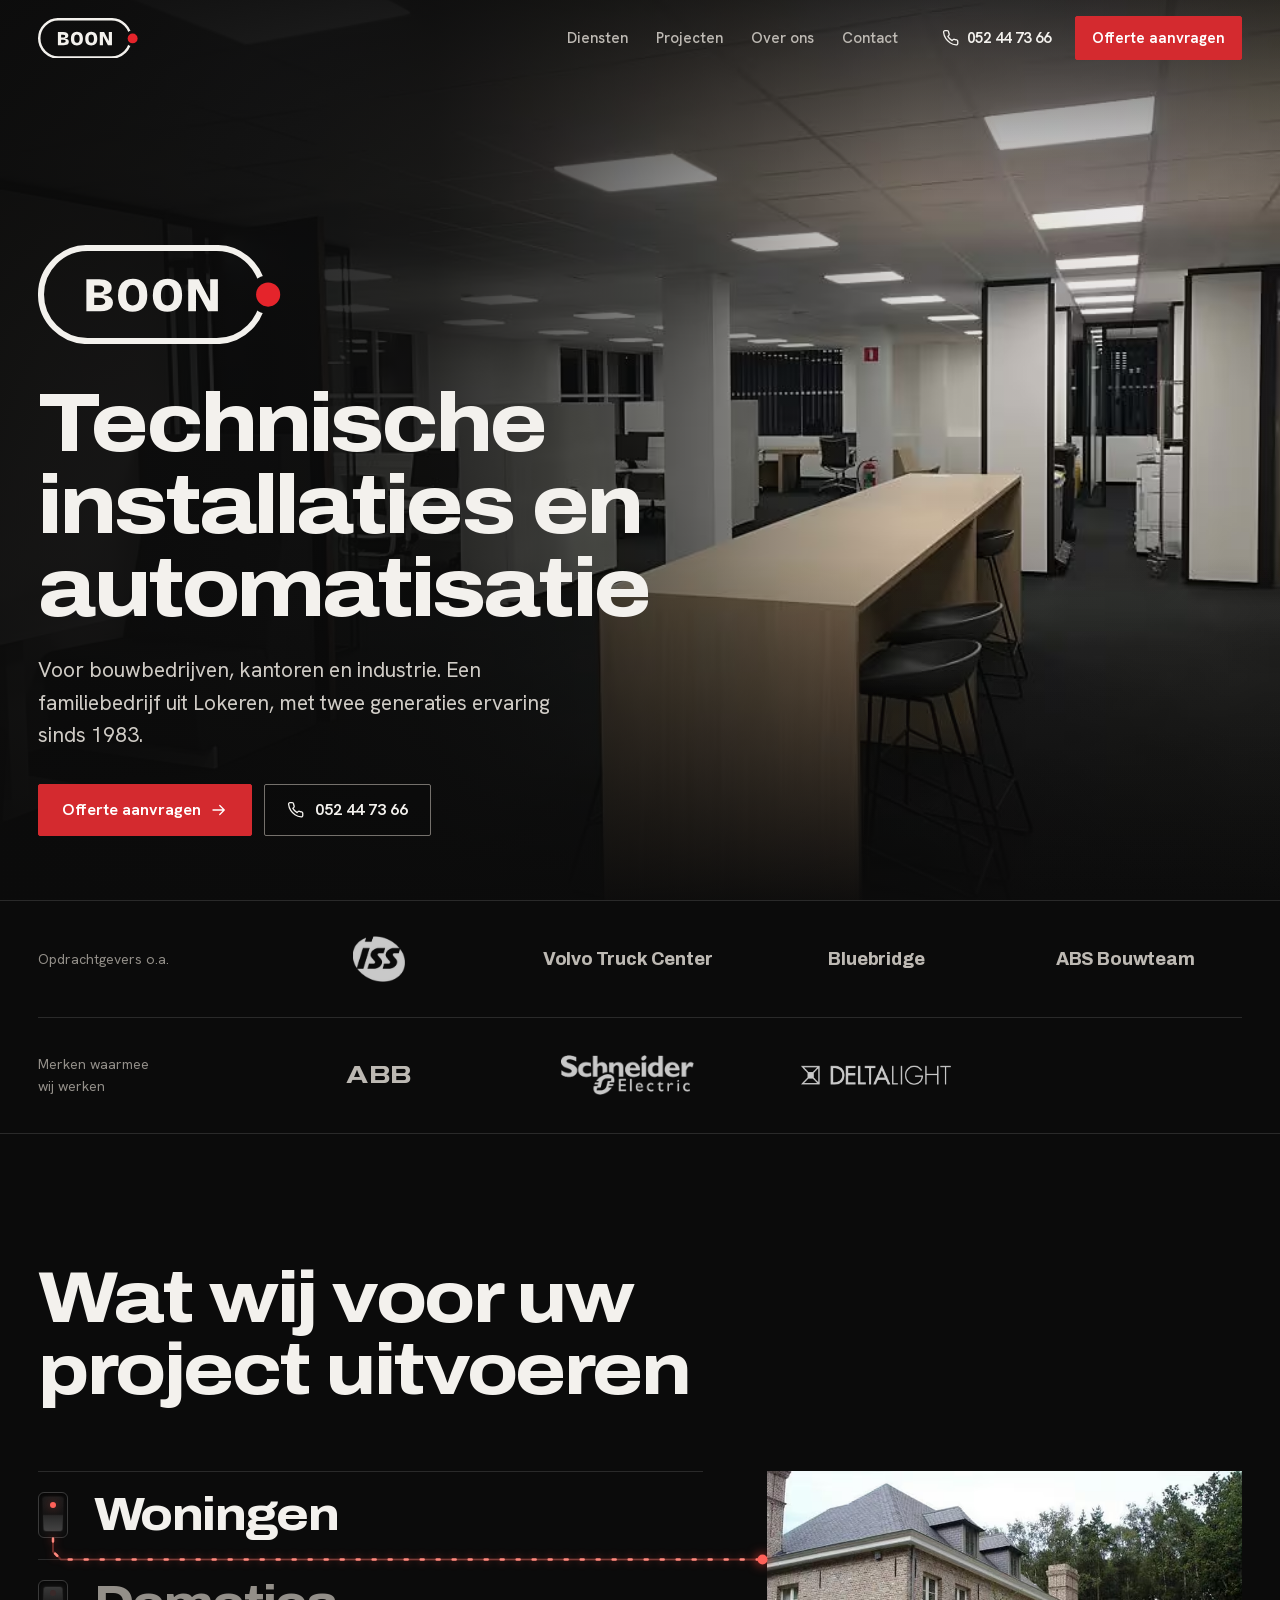
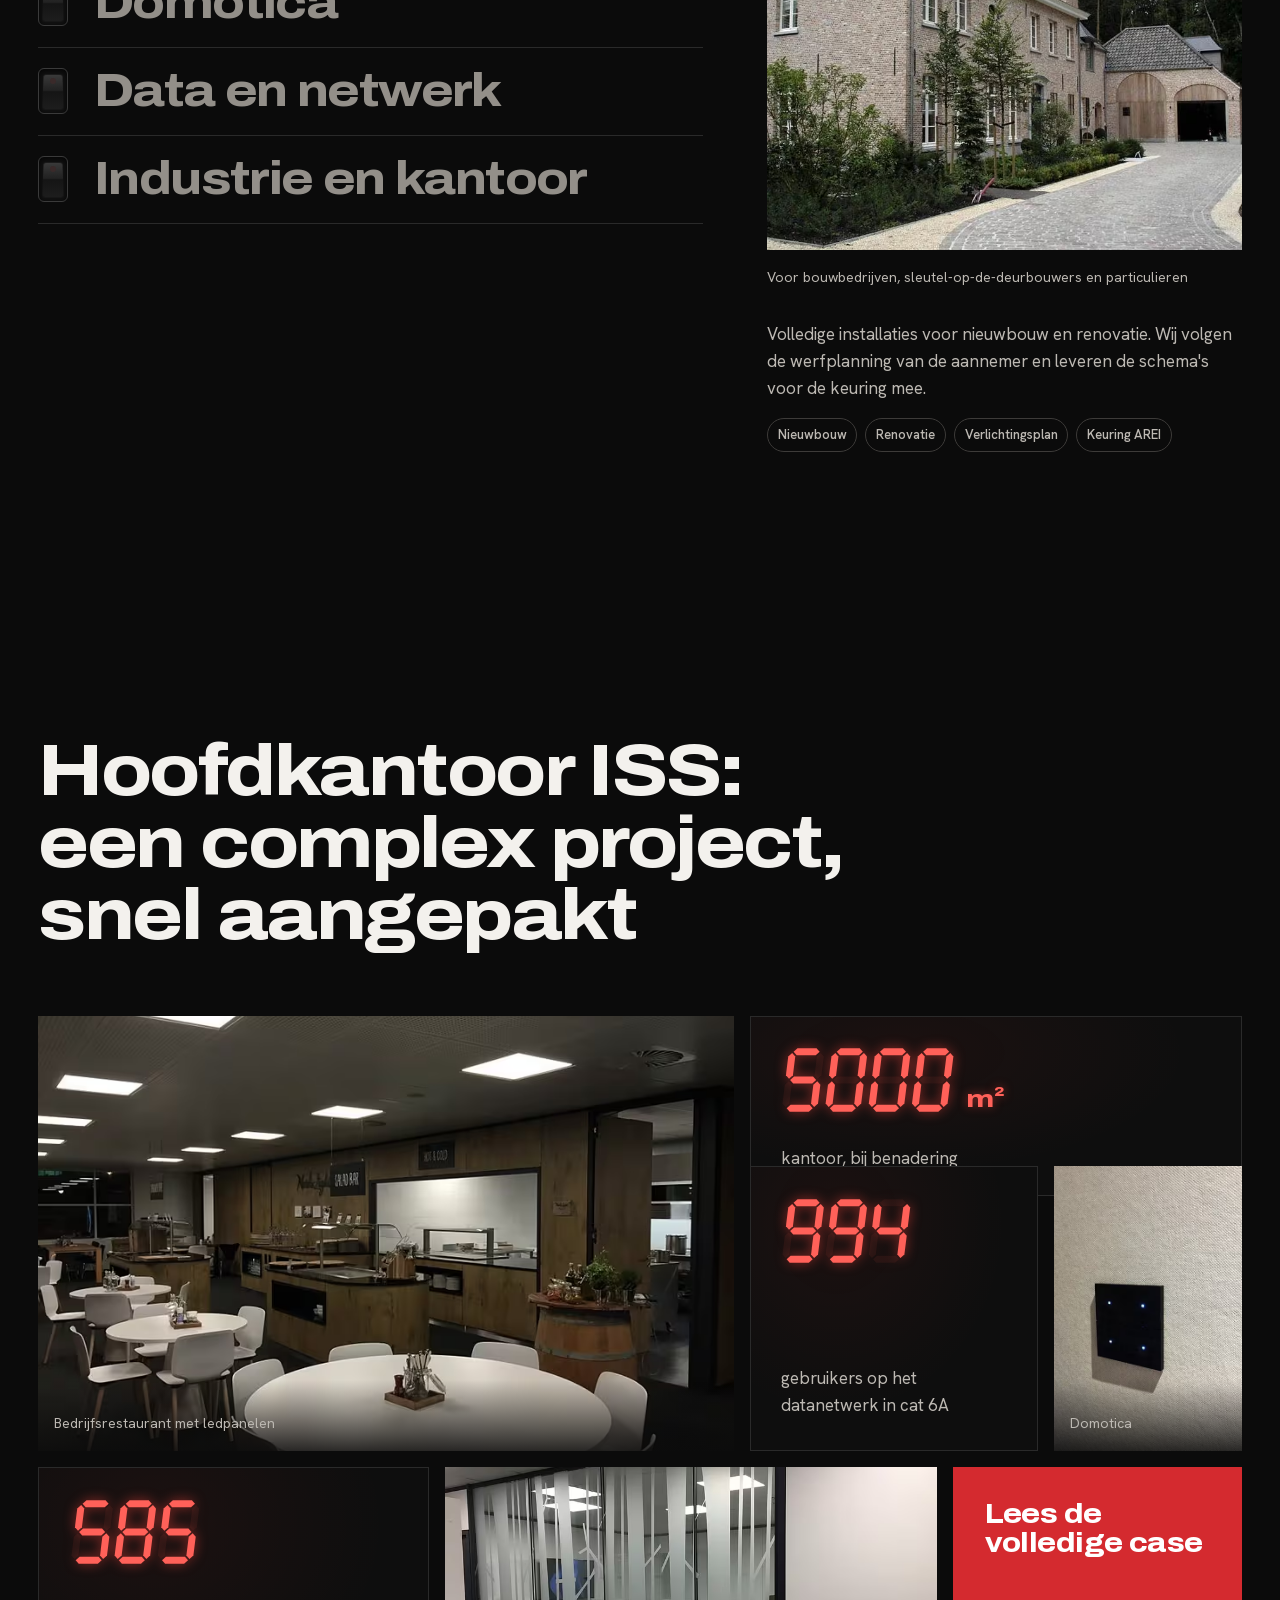
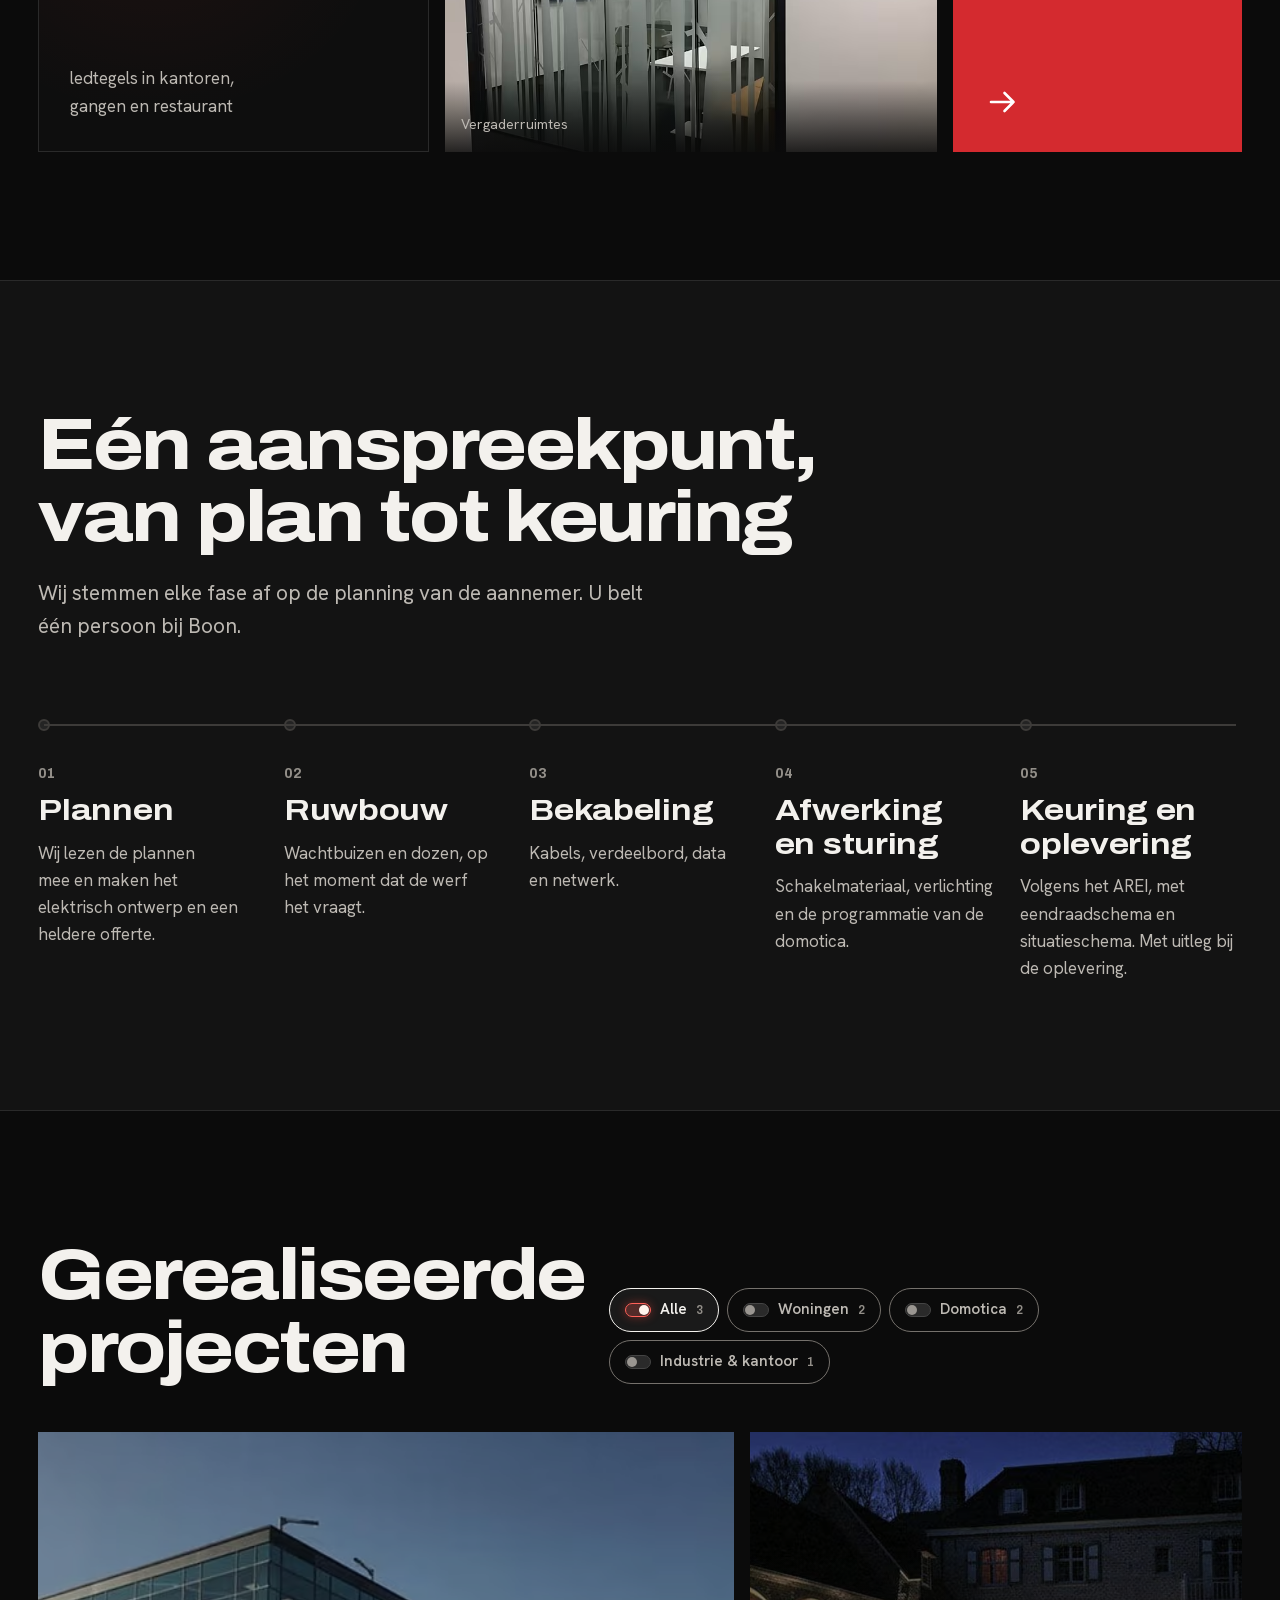
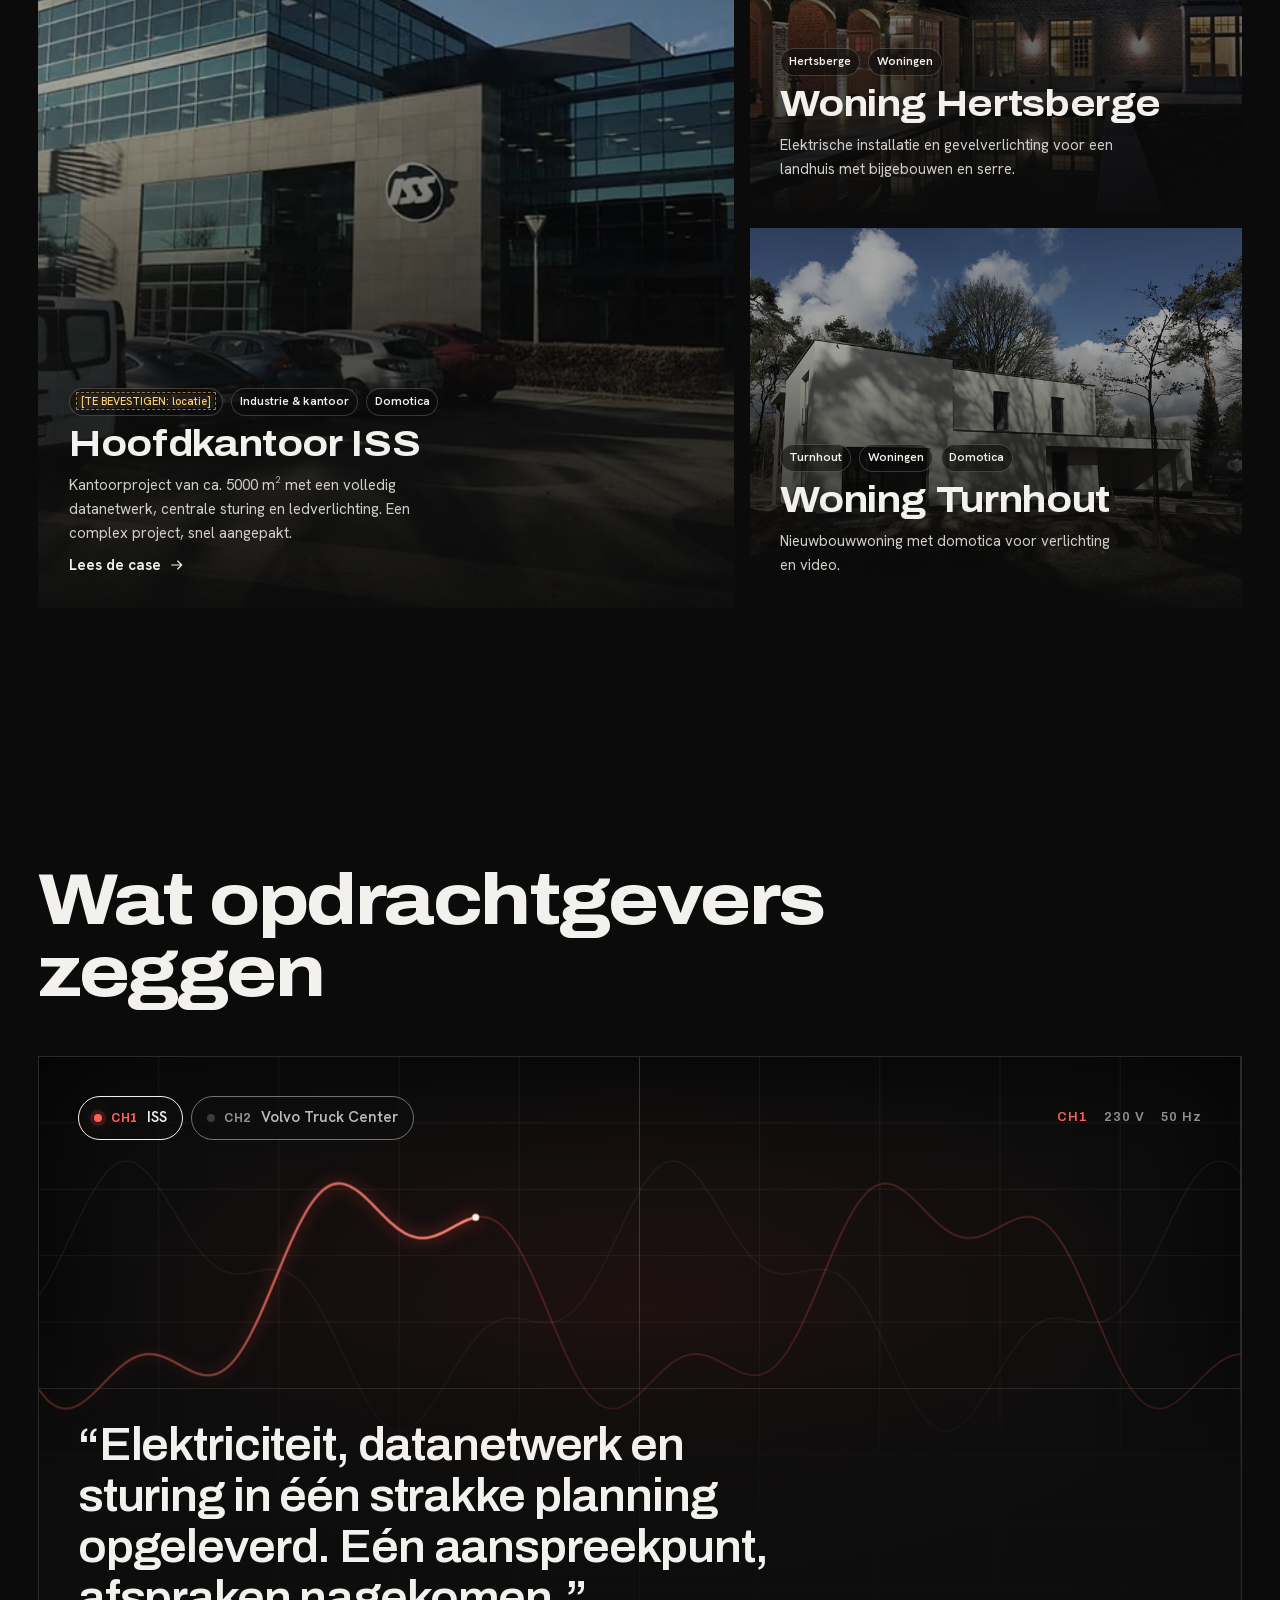
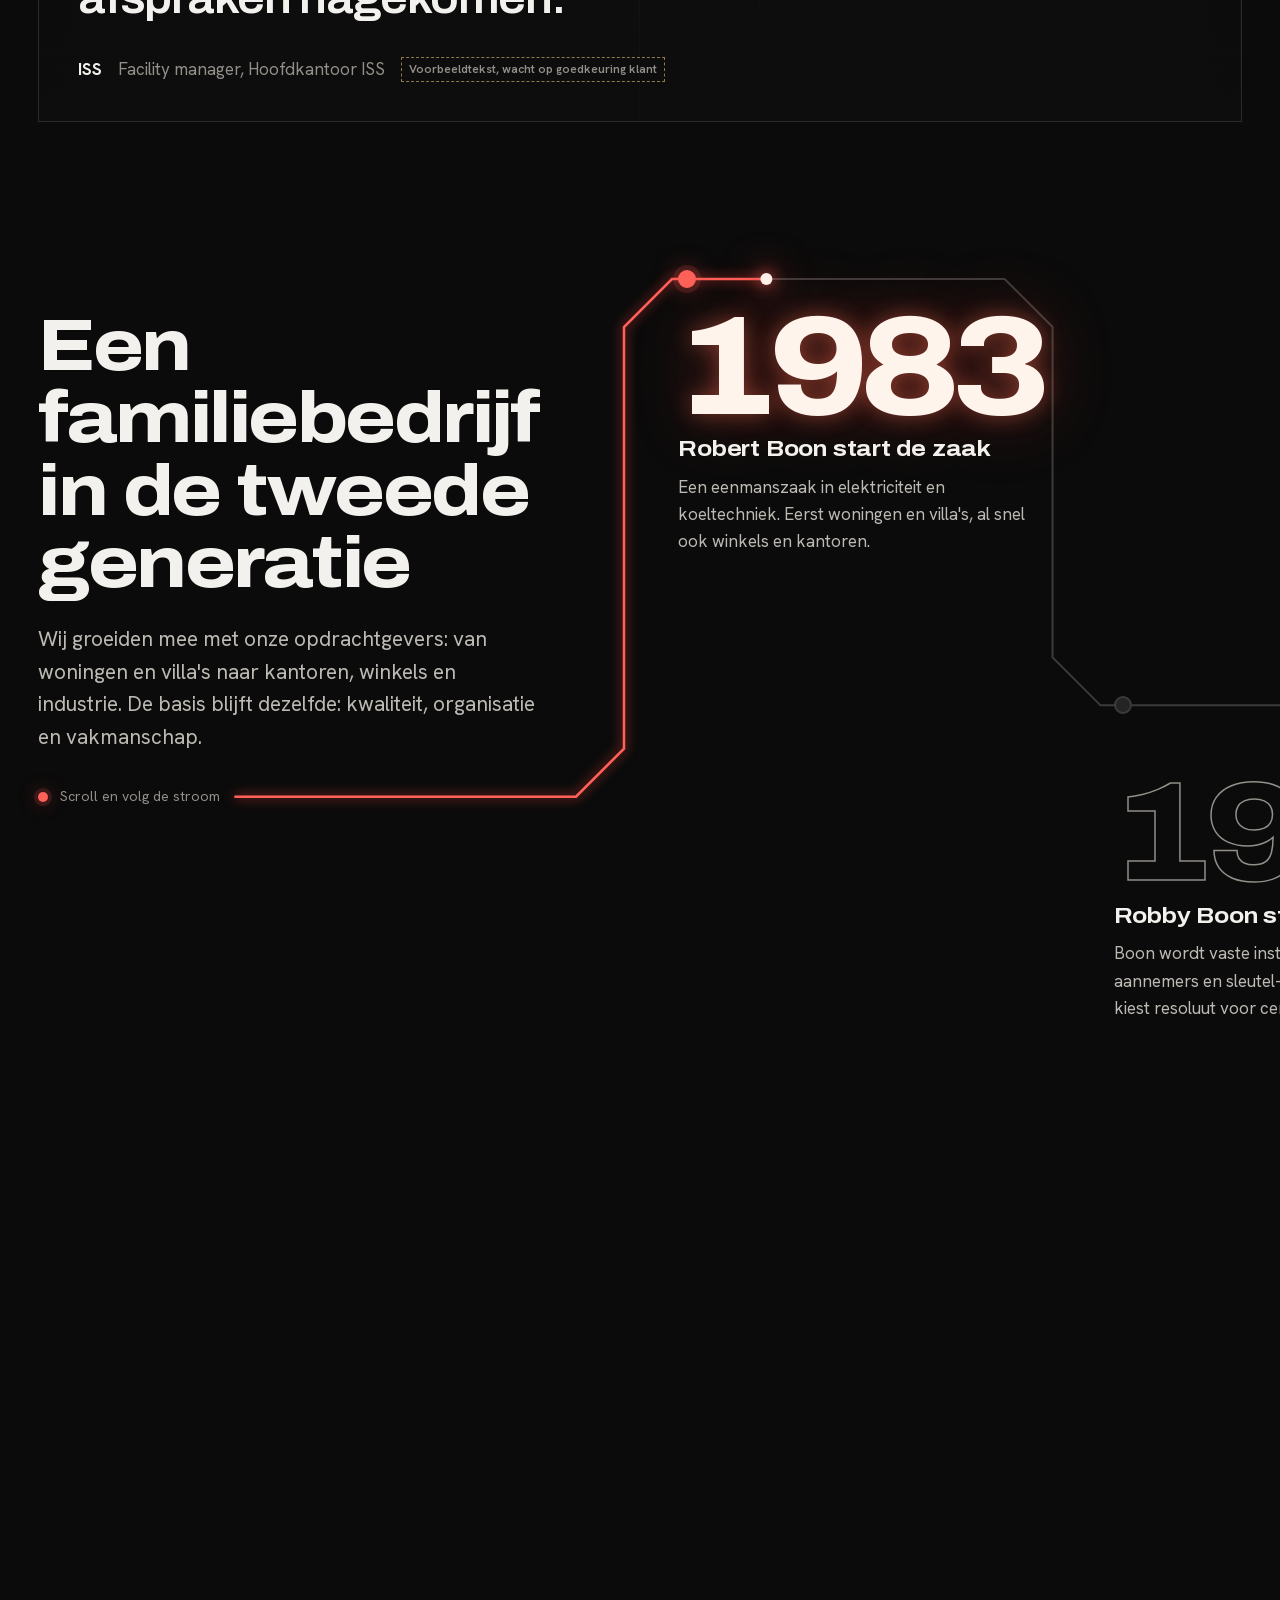
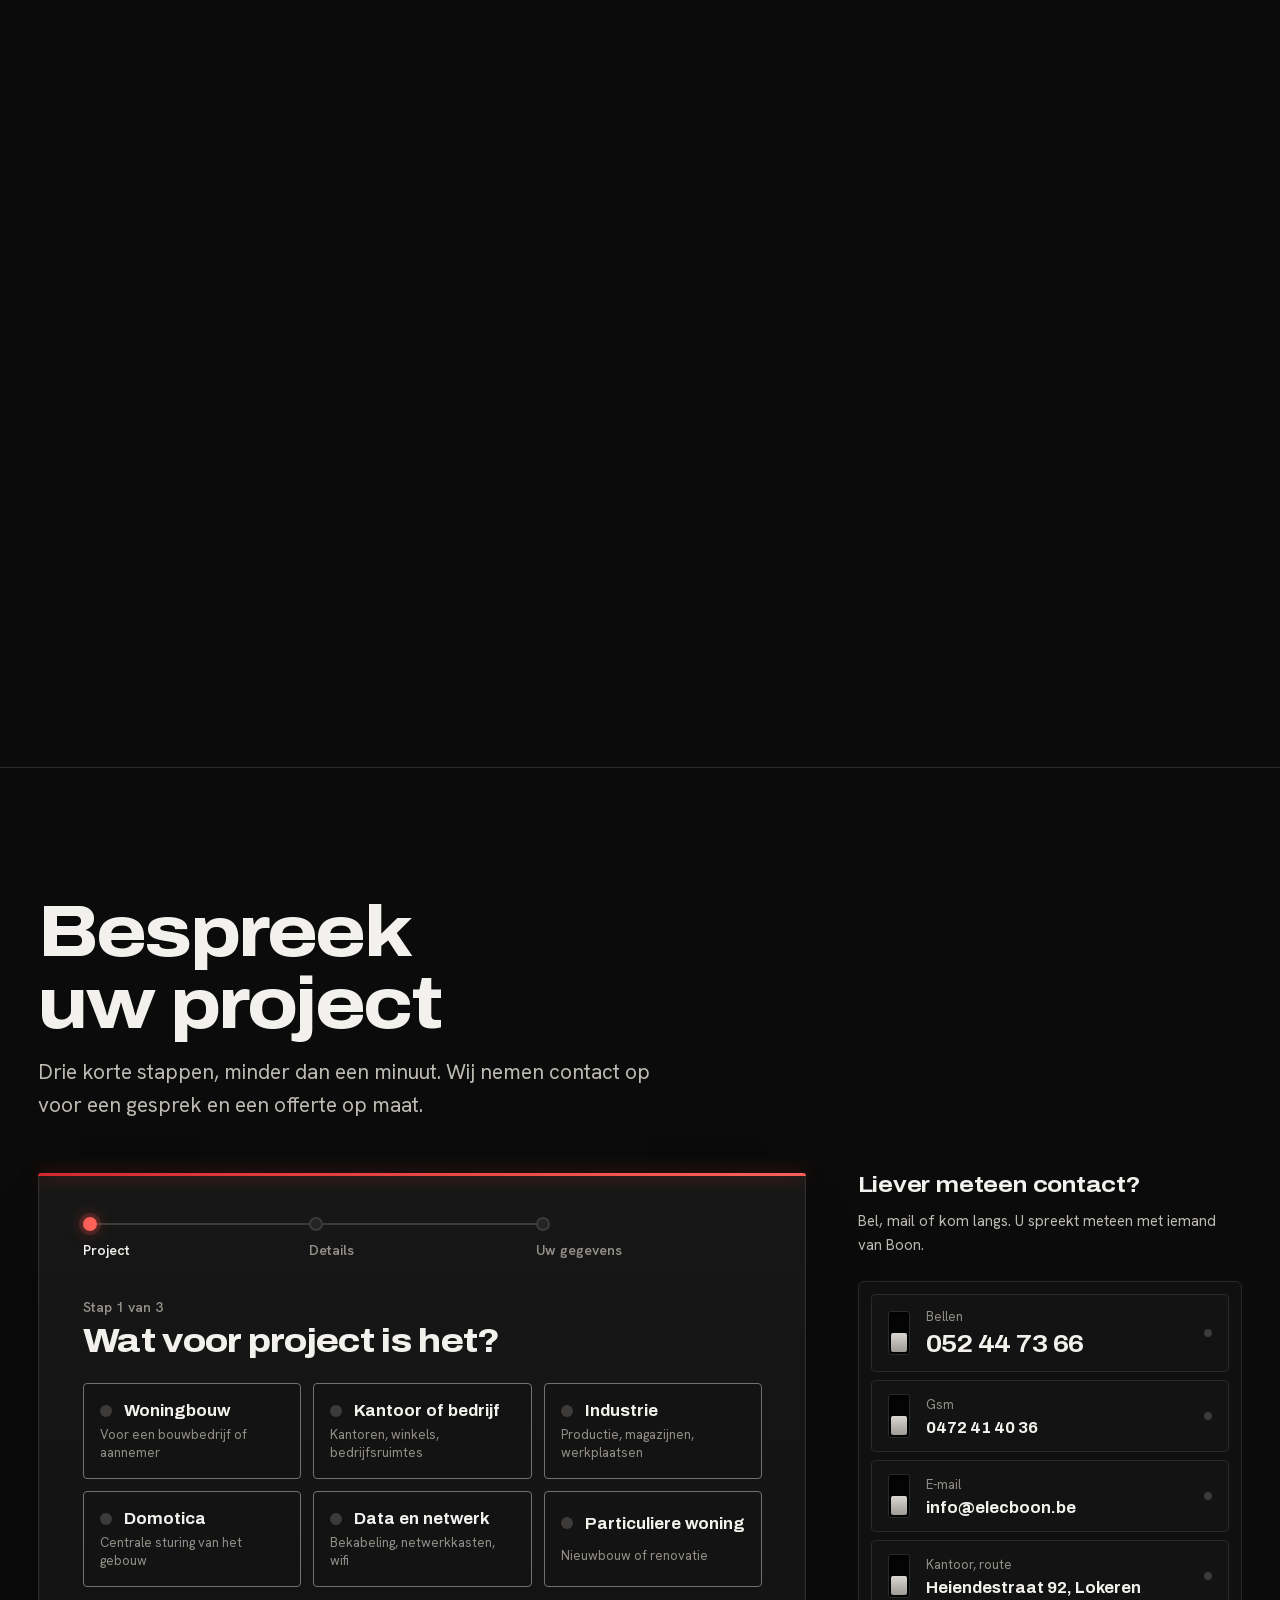
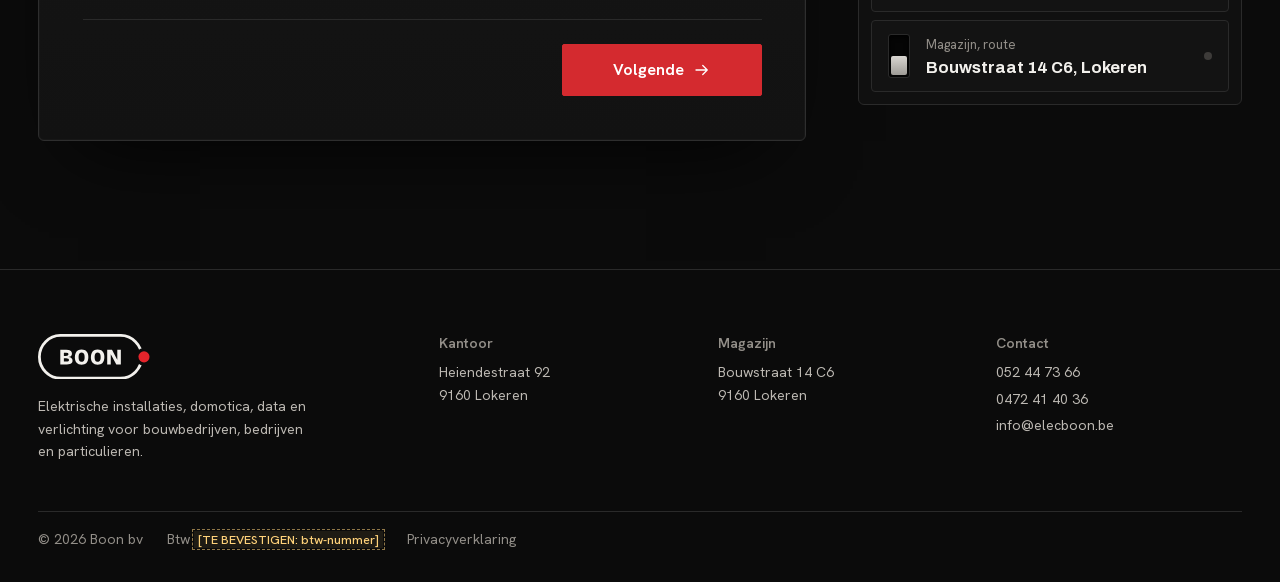
<file: index.html>
<!doctype html>
<html lang="nl-BE">
<head>
  <meta charset="utf-8">
  <meta name="viewport" content="width=device-width, initial-scale=1, viewport-fit=cover">
  <title>Elektriciteitswerken Boon | Elektrische installaties en domotica, Lokeren</title>
  <meta name="description" content="Boon bv uit Lokeren plaatst elektrische installaties, domotica, data en netwerk voor bouwbedrijven, kantoren en industrie. Familiebedrijf sinds 1983. Vraag een offerte voor uw project.">
  <link rel="canonical" href="https://www.elecboon.be/">
  <meta name="theme-color" content="#0b0b0b">

  <meta property="og:type" content="website">
  <meta property="og:locale" content="nl_BE">
  <meta property="og:site_name" content="Elektriciteitswerken Boon">
  <meta property="og:title" content="Elektriciteitswerken Boon | Technische installaties en automatisatie">
  <meta property="og:description" content="Elektrische installaties, domotica, data en netwerk voor bouwbedrijven, kantoren en industrie. Familiebedrijf uit Lokeren sinds 1983.">
  <meta property="og:url" content="https://www.elecboon.be/">
  <meta property="og:image" content="https://www.elecboon.be/img/og-image.jpg">
  <meta property="og:image:width" content="1200">
  <meta property="og:image:height" content="630">
  <meta property="og:image:alt" content="Kantoorgang met ledpanelen in het hoofdkantoor van ISS, installatie door Boon">
  <meta name="twitter:card" content="summary_large_image">

  <link rel="icon" href="img/favicon.svg" type="image/svg+xml">
  <link rel="preload" href="fonts/archivo-latin.woff2" as="font" type="font/woff2" crossorigin>
  <link rel="preload" href="fonts/hanken-grotesk-latin.woff2" as="font" type="font/woff2" crossorigin>
  <link rel="preload" as="image" type="image/avif" imagesrcset="img/projecten/iss-gang-480.avif 480w, img/projecten/iss-gang-800.avif 800w, img/projecten/iss-gang-1000.avif 1000w" imagesizes="100vw">
  <link rel="stylesheet" href="css/style.css">
  <!-- Lokaal geopend (file://)? Dan blokkeert de browser de fontbestanden: laad de ingebedde versie. -->
  <script>if (location.protocol === "file:") document.write('<link rel="stylesheet" href="css/fonts-file.css">');</script>

  <script type="application/ld+json">
  {
    "@context": "https://schema.org",
    "@type": "Electrician",
    "@id": "https://www.elecboon.be/#bedrijf",
    "name": "Elektriciteitswerken Boon",
    "legalName": "Boon bv",
    "url": "https://www.elecboon.be/",
    "logo": "https://www.elecboon.be/img/logo-boon.svg",
    "image": "https://www.elecboon.be/img/og-image.jpg",
    "description": "Elektrische installaties, domotica en centrale sturing, data en netwerk en verlichting voor bouwbedrijven, kantoren, industrie en woningen.",
    "foundingDate": "1983",
    "telephone": "+32 52 44 73 66",
    "email": "info@elecboon.be",
    "address": {
      "@type": "PostalAddress",
      "streetAddress": "Heiendestraat 92",
      "postalCode": "9160",
      "addressLocality": "Lokeren",
      "addressCountry": "BE"
    },
    "location": [
      {
        "@type": "Place",
        "name": "Kantoor Boon bv",
        "address": { "@type": "PostalAddress", "streetAddress": "Heiendestraat 92", "postalCode": "9160", "addressLocality": "Lokeren", "addressCountry": "BE" }
      },
      {
        "@type": "Place",
        "name": "Magazijn Boon bv",
        "address": { "@type": "PostalAddress", "streetAddress": "Bouwstraat 14 C6", "postalCode": "9160", "addressLocality": "Lokeren", "addressCountry": "BE" }
      }
    ],
    "contactPoint": [
      { "@type": "ContactPoint", "telephone": "+32 52 44 73 66", "contactType": "sales", "areaServed": "BE", "availableLanguage": "nl" },
      { "@type": "ContactPoint", "telephone": "+32 472 41 40 36", "contactType": "customer service", "areaServed": "BE", "availableLanguage": "nl" }
    ],
    "areaServed": [
      { "@type": "AdministrativeArea", "name": "Waasland" },
      { "@type": "AdministrativeArea", "name": "Oost-Vlaanderen" }
    ],
    "knowsAbout": ["Elektrische installaties", "Domotica", "Centrale sturing", "Datanetwerken", "Verlichting", "AREI"]
  }
  </script>
</head>
<body class="has-hero-logo" data-root="">
  <svg width="0" height="0" style="position:absolute" aria-hidden="true" focusable="false">
    <symbol id="boon-logo" viewBox="0 0 503.7 205.3">
  <mask id="boon-cut" maskUnits="userSpaceOnUse" x="0" y="0" width="503.7" height="205.3">
    <rect width="503.7" height="205.3" fill="#fff"/>
    <circle cx="476.7" cy="102.7" r="40.0" fill="#000"/>
  </mask>
  <rect x="6.2" y="6.2" width="460.4" height="192.8" rx="96.4" fill="none" stroke="currentColor" stroke-width="12.5" mask="url(#boon-cut)"/>
  <path transform="translate(96.2 137.1)" fill="currentColor" d="M4.0 0.0V-66.0H30.6Q36.7 -66.0 41.45 -64.9Q46.2 -63.800000000000004 49.550000000000004 -61.650000000000006Q52.900000000000006 -59.5 54.650000000000006 -56.3Q56.400000000000006 -53.1 56.400000000000006 -48.800000000000004Q56.400000000000006 -44.800000000000004 54.75 -41.60000000000001Q53.1 -38.400000000000006 49.45 -36.45Q45.800000000000004 -34.5 39.900000000000006 -34.0V-33.1Q50.0 -32.6 54.55 -28.400000000000002Q59.1 -24.200000000000003 59.1 -17.3Q59.1 -11.5 56.1 -7.7Q53.1 -3.9000000000000004 47.35 -1.9500000000000002Q41.6 0.0 33.1 0.0ZM20.200000000000003 -13.0H32.4Q37.5 -13.0 40.3 -14.85Q43.1 -16.7 43.1 -20.1Q43.1 -23.900000000000002 39.95 -25.75Q36.800000000000004 -27.6 30.5 -27.6H20.200000000000003ZM20.200000000000003 -38.6H28.900000000000002Q34.6 -38.6 37.6 -40.5Q40.6 -42.400000000000006 40.6 -46.1Q40.6 -49.6 37.900000000000006 -51.35Q35.2 -53.1 29.8 -53.1H20.200000000000003ZM99.60000000000002 1.4000000000000001Q92.60000000000001 1.4000000000000001 87.0 -0.7999999999999999Q81.4 -3.0 77.5 -7.300000000000001Q73.60000000000001 -11.600000000000001 71.55000000000001 -18.0Q69.50000000000001 -24.400000000000002 69.50000000000001 -32.7Q69.50000000000001 -44.5 73.35000000000002 -52.150000000000006Q77.20000000000002 -59.800000000000004 84.15 -63.60000000000001Q91.10000000000001 -67.4 100.20000000000002 -67.4Q107.20000000000002 -67.4 112.75000000000001 -65.25Q118.30000000000001 -63.1 122.20000000000002 -58.8Q126.10000000000002 -54.5 128.15000000000003 -48.05Q130.20000000000002 -41.6 130.20000000000002 -33.1Q130.20000000000002 -24.5 128.05 -18.0Q125.9 -11.5 121.85000000000001 -7.2Q117.80000000000001 -2.9000000000000004 112.15 -0.7500000000000001Q106.50000000000001 1.4000000000000001 99.60000000000002 1.4000000000000001ZM100.20000000000002 -11.9Q104.70000000000002 -11.9 107.65000000000002 -14.150000000000002Q110.60000000000002 -16.400000000000002 112.05000000000001 -20.950000000000003Q113.50000000000001 -25.5 113.50000000000001 -32.4Q113.50000000000001 -39.7 111.95000000000002 -44.5Q110.4 -49.300000000000004 107.35000000000001 -51.75Q104.30000000000001 -54.2 99.70000000000002 -54.2Q95.30000000000001 -54.2 92.30000000000001 -51.85Q89.30000000000001 -49.5 87.80000000000001 -44.8Q86.30000000000001 -40.1 86.30000000000001 -33.1Q86.30000000000001 -27.8 87.15 -23.8Q88.00000000000001 -19.8 89.75000000000001 -17.15Q91.50000000000001 -14.5 94.10000000000002 -13.2Q96.70000000000002 -11.9 100.20000000000002 -11.9ZM171.70000000000005 1.4000000000000001Q164.70000000000005 1.4000000000000001 159.10000000000002 -0.7999999999999999Q153.50000000000003 -3.0 149.60000000000002 -7.300000000000001Q145.70000000000005 -11.600000000000001 143.65000000000003 -18.0Q141.60000000000002 -24.400000000000002 141.60000000000002 -32.7Q141.60000000000002 -44.5 145.45000000000005 -52.150000000000006Q149.30000000000004 -59.800000000000004 156.25000000000006 -63.60000000000001Q163.20000000000005 -67.4 172.30000000000004 -67.4Q179.30000000000004 -67.4 184.85000000000002 -65.25Q190.40000000000003 -63.1 194.30000000000004 -58.8Q198.20000000000005 -54.5 200.25000000000006 -48.05Q202.30000000000004 -41.6 202.30000000000004 -33.1Q202.30000000000004 -24.5 200.15000000000003 -18.0Q198.00000000000003 -11.5 193.95000000000005 -7.2Q189.90000000000003 -2.9000000000000004 184.25000000000003 -0.7500000000000001Q178.60000000000002 1.4000000000000001 171.70000000000005 1.4000000000000001ZM172.30000000000004 -11.9Q176.80000000000004 -11.9 179.75000000000006 -14.150000000000002Q182.70000000000005 -16.400000000000002 184.15000000000003 -20.950000000000003Q185.60000000000002 -25.5 185.60000000000002 -32.4Q185.60000000000002 -39.7 184.05 -44.5Q182.50000000000003 -49.300000000000004 179.45000000000005 -51.75Q176.40000000000003 -54.2 171.80000000000004 -54.2Q167.40000000000003 -54.2 164.40000000000003 -51.85Q161.40000000000003 -49.5 159.90000000000003 -44.8Q158.40000000000003 -40.1 158.40000000000003 -33.1Q158.40000000000003 -27.8 159.25000000000003 -23.8Q160.10000000000002 -19.8 161.85000000000002 -17.15Q163.60000000000002 -14.5 166.20000000000005 -13.2Q168.80000000000004 -11.9 172.30000000000004 -11.9ZM215.00000000000006 0.0V-66.0H236.70000000000005L260.20000000000005 -21.3H260.4000000000001V-66.0H276.4000000000001V0.0H256.00000000000006L231.20000000000005 -46.2H231.00000000000006V0.0Z"/>
  <circle class="boon-dot" cx="476.7" cy="102.7" r="25.0" fill="var(--logo-dot, #E5242B)"/>
</symbol>
    <symbol id="i-phone" viewBox="0 0 24 24" fill="none" stroke="currentColor" stroke-width="1.75" stroke-linecap="round" stroke-linejoin="round"><path d="M21 16.4v2.9a1.9 1.9 0 0 1-2.1 1.9 18.9 18.9 0 0 1-8.2-2.9 18.6 18.6 0 0 1-5.7-5.7A18.9 18.9 0 0 1 2.1 4.3 1.9 1.9 0 0 1 4 2.2h2.9a1.9 1.9 0 0 1 1.9 1.6c.1.9.3 1.8.7 2.7a1.9 1.9 0 0 1-.4 2L7.8 9.8a15.2 15.2 0 0 0 5.7 5.7l1.3-1.3a1.9 1.9 0 0 1 2-.4c.9.3 1.8.6 2.7.7a1.9 1.9 0 0 1 1.5 1.9z"/></symbol>
    <symbol id="i-arrow" viewBox="0 0 24 24" fill="none" stroke="currentColor" stroke-width="1.75" stroke-linecap="round" stroke-linejoin="round"><path d="M4 12h15M13 6l6 6-6 6"/></symbol>
    <symbol id="i-menu" viewBox="0 0 24 24" fill="none" stroke="currentColor" stroke-width="1.75" stroke-linecap="round"><path d="M3 7h18M3 12h18M3 17h18"/></symbol>
    <symbol id="i-close" viewBox="0 0 24 24" fill="none" stroke="currentColor" stroke-width="1.75" stroke-linecap="round"><path d="M5.5 5.5l13 13M18.5 5.5l-13 13"/></symbol>
  </svg>

  <a class="skip-link" href="#main">Naar de inhoud</a>

  <header class="site-header">
    <div class="wrap header-inner">
      <a class="brand" href="#top" aria-label="Elektriciteitswerken Boon, naar boven">
        <svg aria-hidden="true" focusable="false"><use href="#boon-logo"/></svg>
      </a>
      <nav class="main-nav" aria-label="Hoofdnavigatie">
        <ul>
          <li><a href="#diensten">Diensten</a></li>
          <li><a href="#projecten">Projecten</a></li>
          <li><a href="#over-ons">Over ons</a></li>
          <li><a href="#contact">Contact</a></li>
        </ul>
      </nav>
      <div class="header-actions">
        <a class="header-phone" href="tel:+3252447366">
          <svg aria-hidden="true" focusable="false"><use href="#i-phone"/></svg>
          052 44 73 66
        </a>
        <a class="btn btn-primary header-cta" href="#contact">Offerte aanvragen</a>
        <a class="icon-btn call mobile-only" href="tel:+3252447366" aria-label="Bel Boon: 052 44 73 66">
          <svg aria-hidden="true" focusable="false"><use href="#i-phone"/></svg>
        </a>
        <button class="icon-btn menu-toggle mobile-only" type="button" aria-expanded="false" aria-controls="mobile-menu" aria-label="Menu openen">
          <svg class="i-menu" aria-hidden="true" focusable="false"><use href="#i-menu"/></svg>
          <svg class="i-close" aria-hidden="true" focusable="false"><use href="#i-close"/></svg>
        </button>
      </div>
    </div>
    <span class="power-meter" aria-hidden="true"></span>
  </header>
  <div class="mobile-menu" id="mobile-menu" hidden>
    <nav aria-label="Mobiele navigatie">
      <ul>
        <li><a href="#diensten">Diensten <svg aria-hidden="true" focusable="false"><use href="#i-arrow"/></svg></a></li>
        <li><a href="#projecten">Projecten <svg aria-hidden="true" focusable="false"><use href="#i-arrow"/></svg></a></li>
        <li><a href="#over-ons">Over ons <svg aria-hidden="true" focusable="false"><use href="#i-arrow"/></svg></a></li>
        <li><a href="#contact">Contact <svg aria-hidden="true" focusable="false"><use href="#i-arrow"/></svg></a></li>
      </ul>
    </nav>
    <div class="menu-contact">
      <a class="btn btn-primary" href="#contact">Offerte aanvragen</a>
      <a class="btn btn-ghost" href="tel:+3252447366"><svg aria-hidden="true" focusable="false"><use href="#i-phone"/></svg> 052 44 73 66</a>
      <a class="btn btn-ghost" href="tel:+32472414036"><svg aria-hidden="true" focusable="false"><use href="#i-phone"/></svg> Gsm 0472 41 40 36</a>
    </div>
  </div>

  <main id="main">
    <!-- 1. Hero -->
    <section class="hero" id="top" aria-labelledby="hero-title">
      <div class="hero-media" data-hero-media>
      <picture>
        <source type="image/avif" srcset="img/projecten/iss-gang-480.avif 480w, img/projecten/iss-gang-800.avif 800w, img/projecten/iss-gang-1000.avif 1000w" sizes="100vw">
        <source type="image/webp" srcset="img/projecten/iss-gang-480.webp 480w, img/projecten/iss-gang-800.webp 800w, img/projecten/iss-gang-1000.webp 1000w" sizes="100vw">
        <img src="img/projecten/iss-gang-1000.jpg" srcset="img/projecten/iss-gang-480.jpg 480w, img/projecten/iss-gang-800.jpg 800w, img/projecten/iss-gang-1000.jpg 1000w" sizes="100vw" width="1000" height="750" alt="Kantoorgang in het hoofdkantoor van ISS met rijen ledpanelen in het plafond" loading="eager" fetchpriority="high" decoding="async">
      </picture>
      </div>
      <div class="wrap hero-inner">
        <div class="hero-copy">
          <div class="hero-logo" data-hero-in>
            <svg role="img" aria-label="Boon"><use href="#boon-logo"/></svg>
          </div>
          <h1 id="hero-title" data-hero-in>Technische installaties en automatisatie</h1>
          <p class="lead" data-hero-in>Voor bouwbedrijven, kantoren en industrie. Een familiebedrijf uit Lokeren, met twee generaties ervaring sinds 1983.</p>
          <div class="hero-actions" data-hero-in>
            <a class="btn btn-primary" href="#contact">
              Offerte aanvragen
              <svg class="arrow" aria-hidden="true" focusable="false"><use href="#i-arrow"/></svg>
            </a>
            <a class="btn btn-ghost" href="tel:+3252447366">
              <svg aria-hidden="true" focusable="false"><use href="#i-phone"/></svg>
              052 44 73 66
            </a>
          </div>
        </div>
      </div>
    </section>

    <!-- 2. Opdrachtgevers -->
    <section class="clients" aria-label="Opdrachtgevers en merken">
      <div class="wrap clients-inner">
        <p class="clients-label">Opdrachtgevers o.a.</p>
        <ul class="clients-list">
          <li><img src="partners/iss-wit.png" alt="ISS" width="135" height="120" loading="lazy"></li>
          <!-- PLACEHOLDER: logo Volvo Truck Center ontbreekt, woordmerk tot het logo er is -->
          <li><span class="wordmark">Volvo Truck Center</span></li>
          <!-- PLACEHOLDER: logo Bluebridge ontbreekt -->
          <li><span class="wordmark">Bluebridge</span></li>
          <!-- PLACEHOLDER: logo ABS Bouwteam ontbreekt -->
          <li><span class="wordmark">ABS Bouwteam</span></li>
        </ul>
      </div>
      <div class="wrap clients-inner clients-brands">
        <p class="clients-label">Merken waarmee wij werken</p>
        <ul class="clients-list">
          <!-- PLACEHOLDER: logo ABB ontbreekt, woordmerk tot het logo er is -->
          <li><span class="wordmark wordmark-abb">ABB</span></li>
          <li><img class="logo-schneider" src="partners/schneider-wit.png" alt="Schneider Electric" width="320" height="96" loading="lazy"></li>
          <li><img class="logo-delta" src="partners/deltalight-wit.png" alt="Delta Light" width="500" height="64" loading="lazy"></li>
        </ul>
      </div>
    </section>

    <!-- 3. Diensten: schakelbord -->
    <section class="section" id="diensten" aria-labelledby="diensten-title">
      <div class="wrap">
        <div class="services-head">
          <h2 class="section-title" id="diensten-title" data-reveal>Wat wij voor uw project uitvoeren</h2>
        </div>

        <div class="switchboard" data-switchboard>
          <svg class="switch-cable" aria-hidden="true" focusable="false"><path class="cable-base" d=""/><path class="cable-flow" d=""/><circle class="cable-plug" r="5" cx="-20" cy="-20"/></svg>
          <ul class="switch-list" role="tablist" aria-label="Diensten" data-reveal>
            <li><button class="switch-btn" type="button" role="tab" id="tab-woningen" aria-controls="dienst-woningen" aria-selected="true"><span class="rocker" aria-hidden="true"><span class="rocker-led"></span></span>Woningen</button></li>
            <li><button class="switch-btn" type="button" role="tab" id="tab-domotica" aria-controls="dienst-domotica" aria-selected="false" tabindex="-1"><span class="rocker" aria-hidden="true"><span class="rocker-led"></span></span>Domotica</button></li>
            <li><button class="switch-btn" type="button" role="tab" id="tab-data" aria-controls="dienst-data" aria-selected="false" tabindex="-1"><span class="rocker" aria-hidden="true"><span class="rocker-led"></span></span>Data en netwerk</button></li>
            <li><button class="switch-btn" type="button" role="tab" id="tab-industrie" aria-controls="dienst-industrie" aria-selected="false" tabindex="-1"><span class="rocker" aria-hidden="true"><span class="rocker-led"></span></span>Industrie en kantoor</button></li>
          </ul>

          <div class="switch-panels" data-reveal>
            <article class="switch-panel is-active" id="dienst-woningen" role="tabpanel" aria-labelledby="tab-woningen">
              <div class="panel-media fill">
              <picture>
                <source type="image/avif" srcset="img/projecten/woning-landhuis-480.avif 480w, img/projecten/woning-landhuis-800.avif 800w, img/projecten/woning-landhuis-866.avif 866w" sizes="(min-width: 1024px) 38vw, 84vw">
                <source type="image/webp" srcset="img/projecten/woning-landhuis-480.webp 480w, img/projecten/woning-landhuis-800.webp 800w, img/projecten/woning-landhuis-866.webp 866w" sizes="(min-width: 1024px) 38vw, 84vw">
                <img src="img/projecten/woning-landhuis-866.jpg" srcset="img/projecten/woning-landhuis-480.jpg 480w, img/projecten/woning-landhuis-800.jpg 800w, img/projecten/woning-landhuis-866.jpg 866w" sizes="(min-width: 1024px) 38vw, 84vw" width="866" height="649" alt="Landhuis met poortgebouw en kasseioprit" loading="lazy" decoding="async">
              </picture>
              </div>
              <h3>Woningen</h3>
              <p class="panel-for">Voor bouwbedrijven, sleutel-op-de-deurbouwers en particulieren</p>
              <p>Volledige installaties voor nieuwbouw en renovatie. Wij volgen de werfplanning van de aannemer en leveren de schema's voor de keuring mee.</p>
              <ul class="chips"><li>Nieuwbouw</li><li>Renovatie</li><li>Verlichtingsplan</li><li>Keuring AREI</li></ul>
            </article>
            <article class="switch-panel" id="dienst-domotica" role="tabpanel" aria-labelledby="tab-domotica">
              <div class="panel-media fill">
              <picture>
                <source type="image/avif" srcset="img/projecten/iss-touchpanel-480.avif 480w, img/projecten/iss-touchpanel-800.avif 800w, img/projecten/iss-touchpanel-1000.avif 1000w" sizes="(min-width: 1024px) 38vw, 84vw">
                <source type="image/webp" srcset="img/projecten/iss-touchpanel-480.webp 480w, img/projecten/iss-touchpanel-800.webp 800w, img/projecten/iss-touchpanel-1000.webp 1000w" sizes="(min-width: 1024px) 38vw, 84vw">
                <img src="img/projecten/iss-touchpanel-1000.jpg" srcset="img/projecten/iss-touchpanel-480.jpg 480w, img/projecten/iss-touchpanel-800.jpg 800w, img/projecten/iss-touchpanel-1000.jpg 1000w" sizes="(min-width: 1024px) 38vw, 84vw" width="1000" height="750" alt="Touchscreen van de centrale sturing met knoppen voor verlichting, zonwering en klimaat" loading="lazy" decoding="async">
              </picture>
              </div>
              <h3>Domotica</h3>
              <p class="panel-for">Voor woningen, kantoren en bedrijfsgebouwen</p>
              <p>Al sinds de jaren negentig plaatsen wij centrale sturingen voor verlichting, zonwering, verwarming en toegang. Wij programmeren zelf en leggen de bediening uit bij de oplevering.</p>
              <ul class="chips"><li>Verlichting</li><li>Zonwering</li><li>Verwarming</li><li>Toegang</li><li>Audio en video</li></ul>
            </article>
            <article class="switch-panel" id="dienst-data" role="tabpanel" aria-labelledby="tab-data">
              <div class="panel-media fill">
              <picture>
                <source type="image/avif" srcset="img/projecten/iss-rack-480.avif 480w, img/projecten/iss-rack-750.avif 750w" sizes="(min-width: 1024px) 38vw, 84vw">
                <source type="image/webp" srcset="img/projecten/iss-rack-480.webp 480w, img/projecten/iss-rack-750.webp 750w" sizes="(min-width: 1024px) 38vw, 84vw">
                <img src="img/projecten/iss-rack-750.jpg" srcset="img/projecten/iss-rack-480.jpg 480w, img/projecten/iss-rack-750.jpg 750w" sizes="(min-width: 1024px) 38vw, 84vw" width="750" height="1000" alt="Netwerkkast met patchpanelen en switches in het kantoor van ISS" loading="lazy" decoding="async">
              </picture>
              </div>
              <h3>Data en netwerk</h3>
              <p class="panel-for">Voor kantoren, bedrijven en woningen</p>
              <p>Gestructureerde bekabeling, netwerkkasten en wifi. Bij ISS legden wij een datanetwerk in FTP cat 6A aan voor 994 gebruikers.</p>
              <ul class="chips"><li>Cat 6A</li><li>Netwerkkasten</li><li>Wifi</li><li>Camera</li></ul>
            </article>
            <article class="switch-panel" id="dienst-industrie" role="tabpanel" aria-labelledby="tab-industrie">
              <div class="panel-media fill">
              <picture>
                <source type="image/avif" srcset="img/projecten/iss-lounge-480.avif 480w, img/projecten/iss-lounge-800.avif 800w, img/projecten/iss-lounge-1000.avif 1000w" sizes="(min-width: 1024px) 38vw, 84vw">
                <source type="image/webp" srcset="img/projecten/iss-lounge-480.webp 480w, img/projecten/iss-lounge-800.webp 800w, img/projecten/iss-lounge-1000.webp 1000w" sizes="(min-width: 1024px) 38vw, 84vw">
                <img src="img/projecten/iss-lounge-1000.jpg" srcset="img/projecten/iss-lounge-480.jpg 480w, img/projecten/iss-lounge-800.jpg 800w, img/projecten/iss-lounge-1000.jpg 1000w" sizes="(min-width: 1024px) 38vw, 84vw" width="1000" height="750" alt="Bedrijfsrestaurant van ISS met ledpanelen en houten hanglampen" loading="lazy" decoding="async">
              </picture>
              </div>
              <h3>Industrie en kantoor</h3>
              <p class="panel-for">Voor bedrijven, kantoren en winkels</p>
              <p>Verdeelborden, kracht, verlichting en sturing voor bedrijfsgebouwen. Afgestemd op uw planning en op de andere technieken op de werf.</p>
              <ul class="chips"><li>Verdeelborden</li><li>Kracht</li><li>Ledverlichting</li><li>Sturing</li></ul>
            </article>
          </div>
          <p class="swipe-hint" aria-hidden="true">Swipe voor alle diensten <svg><use href="#i-arrow"/></svg></p>
        </div>
      </div>
    </section>

    <!-- 4. Case ISS -->
    <section class="section case-feature" id="case" aria-labelledby="case-title">
      <div class="wrap">
        <h2 class="section-title" id="case-title" data-reveal>Hoofdkantoor ISS: een complex project, snel aangepakt</h2>
        <div class="bento">
          <figure class="tile photo t-main fill" data-tile>
          <picture>
            <source type="image/avif" srcset="img/projecten/iss-restaurant-480.avif 480w, img/projecten/iss-restaurant-800.avif 800w, img/projecten/iss-restaurant-1000.avif 1000w" sizes="(min-width: 900px) 56vw, 100vw">
            <source type="image/webp" srcset="img/projecten/iss-restaurant-480.webp 480w, img/projecten/iss-restaurant-800.webp 800w, img/projecten/iss-restaurant-1000.webp 1000w" sizes="(min-width: 900px) 56vw, 100vw">
            <img src="img/projecten/iss-restaurant-1000.jpg" srcset="img/projecten/iss-restaurant-480.jpg 480w, img/projecten/iss-restaurant-800.jpg 800w, img/projecten/iss-restaurant-1000.jpg 1000w" sizes="(min-width: 900px) 56vw, 100vw" width="1000" height="750" alt="Bedrijfsrestaurant van ISS met ronde tafels onder rijen ledpanelen" loading="lazy" decoding="async">
          </picture>
            <figcaption>Bedrijfsrestaurant met ledpanelen</figcaption>
          </figure>
          <div class="tile stat t-area" data-tile>
            <p class="stat-value">5000<small>m²</small></p>
            <p class="stat-label">kantoor, bij benadering</p>
          </div>
          <div class="tile stat t-users" data-tile>
            <p class="stat-value">994</p>
            <p class="stat-label">gebruikers op het datanetwerk in cat 6A</p>
          </div>
          <figure class="tile photo t-tall fill" data-tile>
          <picture>
            <source type="image/avif" srcset="img/projecten/iss-schakelaar-480.avif 480w, img/projecten/iss-schakelaar-750.avif 750w" sizes="(min-width: 900px) 16vw, 50vw">
            <source type="image/webp" srcset="img/projecten/iss-schakelaar-480.webp 480w, img/projecten/iss-schakelaar-750.webp 750w" sizes="(min-width: 900px) 16vw, 50vw">
            <img src="img/projecten/iss-schakelaar-750.jpg" srcset="img/projecten/iss-schakelaar-480.jpg 480w, img/projecten/iss-schakelaar-750.jpg 750w" sizes="(min-width: 900px) 16vw, 50vw" width="750" height="1000" alt="Drukknop van de domotica in een witte wand" loading="lazy" decoding="async">
          </picture>
            <figcaption>Domotica</figcaption>
          </figure>
          <div class="tile stat t-leds" data-tile>
            <p class="stat-value">585</p>
            <p class="stat-label">ledtegels in kantoren, gangen en restaurant</p>
          </div>
          <figure class="tile photo t-wide fill" data-tile>
          <picture>
            <source type="image/avif" srcset="img/projecten/iss-glaswand-480.avif 480w, img/projecten/iss-glaswand-800.avif 800w, img/projecten/iss-glaswand-1000.avif 1000w" sizes="(min-width: 900px) 40vw, 100vw">
            <source type="image/webp" srcset="img/projecten/iss-glaswand-480.webp 480w, img/projecten/iss-glaswand-800.webp 800w, img/projecten/iss-glaswand-1000.webp 1000w" sizes="(min-width: 900px) 40vw, 100vw">
            <img src="img/projecten/iss-glaswand-1000.jpg" srcset="img/projecten/iss-glaswand-480.jpg 480w, img/projecten/iss-glaswand-800.jpg 800w, img/projecten/iss-glaswand-1000.jpg 1000w" sizes="(min-width: 900px) 40vw, 100vw" width="1000" height="750" alt="Vergaderruimte achter een glazen wand" loading="lazy" decoding="async">
          </picture>
            <figcaption>Vergaderruimtes</figcaption>
          </figure>
          <a class="tile cta t-cta" href="projecten/iss.html" data-tile>
            <strong>Lees de volledige case</strong>
            <svg aria-hidden="true" focusable="false"><use href="#i-arrow"/></svg>
          </a>
        </div>
      </div>
    </section>

    <!-- 5. Aanpak -->
    <section class="section process-section" id="aanpak" aria-labelledby="aanpak-title">
      <div class="wrap">
        <h2 class="section-title" id="aanpak-title" data-reveal>Eén aanspreekpunt, van plan tot keuring</h2>
        <p class="lead" data-reveal>Wij stemmen elke fase af op de planning van de aannemer. U belt één persoon bij Boon.</p>

        <div class="process-wrap" data-process>
          <ol class="process">
            <li class="step">
              <span class="dot" aria-hidden="true"></span>
              <span class="step-no">01</span>
              <h3>Plannen</h3>
              <p>Wij lezen de plannen mee en maken het elektrisch ontwerp en een heldere offerte.</p>
            </li>
            <li class="step">
              <span class="dot" aria-hidden="true"></span>
              <span class="step-no">02</span>
              <h3>Ruwbouw</h3>
              <p>Wachtbuizen en dozen, op het moment dat de werf het vraagt.</p>
            </li>
            <li class="step">
              <span class="dot" aria-hidden="true"></span>
              <span class="step-no">03</span>
              <h3>Bekabeling</h3>
              <p>Kabels, verdeelbord, data en netwerk.</p>
            </li>
            <li class="step">
              <span class="dot" aria-hidden="true"></span>
              <span class="step-no">04</span>
              <h3>Afwerking en sturing</h3>
              <p>Schakelmateriaal, verlichting en de programmatie van de domotica.</p>
            </li>
            <li class="step">
              <span class="dot" aria-hidden="true"></span>
              <span class="step-no">05</span>
              <h3>Keuring en oplevering</h3>
              <p>Volgens het AREI, met eendraadschema en situatieschema. Met uitleg bij de oplevering.</p>
            </li>
          </ol>
          <span class="process-track" aria-hidden="true"></span>
          <span class="process-fill" aria-hidden="true"></span>
        </div>
      </div>
    </section>

    <!-- 6. Projecten -->
    <section class="section" id="projecten" aria-labelledby="projecten-title">
      <div class="wrap">
        <div class="projects-top">
          <h2 class="section-title" id="projecten-title" data-reveal>Gerealiseerde projecten</h2>
          <div class="filter" id="project-filter" role="group" aria-label="Filter projecten op categorie"></div>
        </div>
        <p class="visually-hidden" id="project-status" role="status" aria-live="polite"></p>

        <ul class="projects" id="project-list">
          <!-- Wordt gevuld vanuit data/projects.js -->
        </ul>
        <noscript>
          <ul class="projects">
            <li><h3><a href="projecten/iss.html">Hoofdkantoor ISS</a></h3><p>Kantoorproject van ca. 5000 m² met datanetwerk, centrale sturing en ledverlichting.</p></li>
            <li><h3>Woning Hertsberge</h3><p>Elektrische installatie en gevelverlichting.</p></li>
            <li><h3>Woning Turnhout</h3><p>Nieuwbouwwoning met domotica.</p></li>
          </ul>
        </noscript>
        <p class="projects-empty" id="project-empty" hidden>Nog geen projecten in deze categorie. Kies een andere categorie of vraag ons naar referenties.</p>
      </div>
    </section>

    <!-- 7. Reviews: oscilloscoop -->
    <!-- PLACEHOLDER: vervangen door echte, goedgekeurde review. De teksten staan in data/reviews.js en mogen niet live zonder goedkeuring van de klant. -->
    <section class="section scope-section" id="reviews" aria-labelledby="reviews-title">
      <div class="wrap">
        <h2 class="section-title" id="reviews-title" data-reveal>Wat opdrachtgevers zeggen</h2>
        <div class="scope" data-scope data-reveal>
          <canvas class="scope-canvas" aria-hidden="true"></canvas>
          <div class="scope-top">
            <div class="quote-tabs" id="quote-tabs" role="tablist" aria-label="Kies een review"></div>
            <p class="scope-readout" aria-hidden="true"><span data-scope-ch>CH1</span><span>230 V</span><span>50 Hz</span></p>
          </div>
          <div class="quote-panels" id="review-list">
            <!-- Wordt gevuld vanuit data/reviews.js -->
          </div>
        </div>
      </div>
    </section>

    <!-- 8. Over ons: stroomkring door de tijd -->
    <section class="about" id="over-ons" aria-labelledby="over-title" data-circuit>
      <div class="circuit-pin">
        <div class="circuit-track">
          <svg class="circuit-svg" aria-hidden="true" focusable="false">
            <path class="trace-base" d=""/>
            <path class="trace-live" d=""/>
            <circle class="trace-spark" r="6" cx="-20" cy="-20"/>
          </svg>
          <div class="circuit-panel circuit-intro">
            <h2 class="section-title" id="over-title">Een familiebedrijf in de tweede generatie</h2>
            <p class="lead">Wij groeiden mee met onze opdrachtgevers: van woningen en villa's naar kantoren, winkels en industrie. De basis blijft dezelfde: kwaliteit, organisatie en vakmanschap.</p>
            <p class="circuit-hint" aria-hidden="true"><span class="dot is-on"></span>Scroll en volg de stroom</p>
          </div>
          <ol class="eras">
            <li class="era" data-era>
              <span class="led" aria-hidden="true"></span>
              <span class="era-year" aria-hidden="true">1983</span>
              <h3><span class="visually-hidden">1983: </span>Robert Boon start de zaak</h3>
              <p>Een eenmanszaak in elektriciteit en koeltechniek. Eerst woningen en villa's, al snel ook winkels en kantoren.</p>
            </li>
            <li class="era" data-era>
              <span class="led" aria-hidden="true"></span>
              <span class="era-year" aria-hidden="true">1995</span>
              <h3><span class="visually-hidden">1995: </span>Robby Boon stapt in</h3>
              <p>Boon wordt vaste installateur voor lokale aannemers en sleutel-op-de-deurbedrijven en kiest resoluut voor centrale sturing.</p>
            </li>
            <li class="era" data-era>
              <span class="led" aria-hidden="true"></span>
              <span class="era-year" aria-hidden="true">2008</span>
              <h3><span class="visually-hidden">2008: </span>Boon bv</h3>
              <p>De zaak wordt een vennootschap. De aanpak blijft dezelfde: elk project op maat van de klant.</p>
            </li>
            <li class="era era-now" data-era>
              <span class="led" aria-hidden="true"></span>
              <span class="era-year" aria-hidden="true">Nu</span>
              <h3><span class="visually-hidden">Vandaag: </span>Kantoor en magazijn in Lokeren</h3>
              <p>Kantoor aan de Heiendestraat, magazijn aan de Bouwstraat. Van daaruit werken wij in het Waasland en ruimer.</p>
            </li>
          </ol>
        </div>
      </div>

    </section>

    <!-- 9. Contact -->
    <section class="section contact" id="contact" aria-labelledby="contact-title">
      <div class="wrap">
        <div class="contact-head">
          <h2 class="section-title" id="contact-title">Bespreek uw project</h2>
          <p class="lead">Drie korte stappen, minder dan een minuut. Wij nemen contact op voor een gesprek en een offerte op maat.</p>
        </div>

        <div class="contact-grid">
          <form class="quote-form" id="quote-form" action="" method="post" novalidate aria-labelledby="form-title">
            <h3 class="visually-hidden" id="form-title">Offerte aanvragen</h3>
            <ol class="steps" aria-hidden="true">
              <li class="is-active"><span class="node"></span><span class="step-name">Project</span></li>
              <li><span class="node"></span><span class="step-name">Details</span></li>
              <li><span class="node"></span><span class="step-name">Uw gegevens</span></li>
            </ol>
            <p class="visually-hidden" id="step-status" aria-live="polite"></p>

            <fieldset class="form-step" data-step>
              <legend class="step-title" tabindex="-1"><span class="step-count">Stap 1 van 3</span>Wat voor project is het?</legend>
              <div class="choice-grid">
              <label class="choice">
                <input type="radio" name="type" value="Woningbouw voor een bouwbedrijf" required aria-describedby="f-type-err">
                <span class="dot" aria-hidden="true"></span>
                <span class="choice-title">Woningbouw</span>
                <span class="choice-sub">Voor een bouwbedrijf of aannemer</span>
              </label>
              <label class="choice">
                <input type="radio" name="type" value="Kantoor of bedrijfsgebouw" required aria-describedby="f-type-err">
                <span class="dot" aria-hidden="true"></span>
                <span class="choice-title">Kantoor of bedrijf</span>
                <span class="choice-sub">Kantoren, winkels, bedrijfsruimtes</span>
              </label>
              <label class="choice">
                <input type="radio" name="type" value="Industrie" required aria-describedby="f-type-err">
                <span class="dot" aria-hidden="true"></span>
                <span class="choice-title">Industrie</span>
                <span class="choice-sub">Productie, magazijnen, werkplaatsen</span>
              </label>
              <label class="choice">
                <input type="radio" name="type" value="Domotica of centrale sturing" required aria-describedby="f-type-err">
                <span class="dot" aria-hidden="true"></span>
                <span class="choice-title">Domotica</span>
                <span class="choice-sub">Centrale sturing van het gebouw</span>
              </label>
              <label class="choice">
                <input type="radio" name="type" value="Data en netwerk" required aria-describedby="f-type-err">
                <span class="dot" aria-hidden="true"></span>
                <span class="choice-title">Data en netwerk</span>
                <span class="choice-sub">Bekabeling, netwerkkasten, wifi</span>
              </label>
              <label class="choice">
                <input type="radio" name="type" value="Particuliere woning" required aria-describedby="f-type-err">
                <span class="dot" aria-hidden="true"></span>
                <span class="choice-title">Particuliere woning</span>
                <span class="choice-sub">Nieuwbouw of renovatie</span>
              </label>
              </div>
              <p class="field-error" id="f-type-err" aria-live="polite"></p>
              <div class="step-nav">
                <button class="btn btn-primary" type="button" data-next>Volgende <svg class="arrow" aria-hidden="true" focusable="false"><use href="#i-arrow"/></svg></button>
              </div>
            </fieldset>

            <fieldset class="form-step" data-step>
              <legend class="step-title" tabindex="-1"><span class="step-count">Stap 2 van 3</span>Vertel kort over het project</legend>
              <div class="form-grid">
                <div class="field full">
                  <label for="f-bericht">Uw project <span class="req" aria-hidden="true">*</span></label>
                  <textarea id="f-bericht" name="bericht" rows="5" required aria-describedby="f-bericht-hint f-bericht-err" placeholder="Bijvoorbeeld: nieuwbouw van 12 appartementen, ruwbouw klaar in maart, elektriciteit en data."></textarea>
                  <p class="field-hint" id="f-bericht-hint">Omvang, fase van de werf en wat u van ons verwacht.</p>
                  <p class="field-error" id="f-bericht-err" aria-live="polite"></p>
                </div>
                <div class="field">
                  <label for="f-locatie">Locatie werf <span class="opt">(optioneel)</span></label>
                  <input id="f-locatie" name="locatie" type="text" autocomplete="address-level2" placeholder="Gemeente">
                </div>
                <div class="field">
                  <label for="f-timing">Gewenste start <span class="opt">(optioneel)</span></label>
                  <input id="f-timing" name="timing" type="text" placeholder="Bijvoorbeeld voorjaar 2027">
                </div>
              </div>
              <div class="step-nav">
                <button class="btn btn-ghost" type="button" data-prev>Terug</button>
                <button class="btn btn-primary" type="button" data-next>Volgende <svg class="arrow" aria-hidden="true" focusable="false"><use href="#i-arrow"/></svg></button>
              </div>
            </fieldset>

            <fieldset class="form-step" data-step>
              <legend class="step-title" tabindex="-1"><span class="step-count">Stap 3 van 3</span>Hoe bereiken wij u?</legend>
              <div class="form-grid">
                <div class="field">
                  <label for="f-naam">Naam <span class="req" aria-hidden="true">*</span></label>
                  <input id="f-naam" name="naam" type="text" autocomplete="name" required aria-describedby="f-naam-err">
                  <p class="field-error" id="f-naam-err" aria-live="polite"></p>
                </div>
                <div class="field">
                  <label for="f-bedrijf">Bedrijf <span class="opt">(optioneel)</span></label>
                  <input id="f-bedrijf" name="bedrijf" type="text" autocomplete="organization">
                </div>
                <div class="field">
                  <label for="f-email">E-mail <span class="req" aria-hidden="true">*</span></label>
                  <input id="f-email" name="email" type="email" autocomplete="email" inputmode="email" required aria-describedby="f-email-err">
                  <p class="field-error" id="f-email-err" aria-live="polite"></p>
                </div>
                <div class="field">
                  <label for="f-tel">Telefoon <span class="req" aria-hidden="true">*</span></label>
                  <input id="f-tel" name="telefoon" type="tel" autocomplete="tel" inputmode="tel" required aria-describedby="f-tel-err">
                  <p class="field-error" id="f-tel-err" aria-live="polite"></p>
                </div>
                <div class="field full">
                  <label class="check" for="f-privacy">
                    <input id="f-privacy" name="privacy" type="checkbox" required aria-describedby="f-privacy-err">
                    <span>Ik geef Boon bv toestemming om mijn gegevens te gebruiken voor deze aanvraag. Meer in de <a href="privacy.html">privacyverklaring</a>. <span class="req" aria-hidden="true">*</span></span>
                  </label>
                  <p class="field-error" id="f-privacy-err" aria-live="polite"></p>
                </div>
                <div class="hp-field" aria-hidden="true">
                  <label for="f-gotcha">Laat dit veld leeg</label>
                  <input id="f-gotcha" name="_gotcha" type="text" tabindex="-1" autocomplete="off">
                </div>
              </div>
              <div class="step-nav">
                <button class="btn btn-ghost" type="button" data-prev>Terug</button>
                <button class="btn btn-primary" type="submit">
                  <span class="label">Offerte aanvragen</span>
                  <span class="spinner" aria-hidden="true"></span>
                  <svg class="arrow" aria-hidden="true" focusable="false"><use href="#i-arrow"/></svg>
                </button>
              </div>
            </fieldset>

            <div class="form-status" id="form-status" role="status" aria-live="polite" tabindex="-1"></div>
          </form>

          <div class="contact-aside" role="group" aria-labelledby="direct-title">
            <h3 id="direct-title">Liever meteen contact?</h3>
            <p>Bel, mail of kom langs. U spreekt meteen met iemand van Boon.</p>
            <ul class="board">
            <li class="breaker-wrap is-main">
              <a class="breaker" href="tel:+3252447366">
                <span class="lever" aria-hidden="true"><span></span></span>
                <span class="breaker-text"><span class="breaker-label">Bellen</span><span class="breaker-value">052 44 73 66</span></span>
                <span class="dot" aria-hidden="true"></span>
              </a>
            </li>
            <li class="breaker-wrap">
              <a class="breaker" href="tel:+32472414036">
                <span class="lever" aria-hidden="true"><span></span></span>
                <span class="breaker-text"><span class="breaker-label">Gsm</span><span class="breaker-value">0472 41 40 36</span></span>
                <span class="dot" aria-hidden="true"></span>
              </a>
            </li>
            <li class="breaker-wrap">
              <a class="breaker" href="mailto:info@elecboon.be">
                <span class="lever" aria-hidden="true"><span></span></span>
                <span class="breaker-text"><span class="breaker-label">E-mail</span><span class="breaker-value">info@elecboon.be</span></span>
                <span class="dot" aria-hidden="true"></span>
              </a>
            </li>
            <li class="breaker-wrap">
              <a class="breaker" href="https://www.google.com/maps/search/?api=1&amp;query=Heiendestraat+92+9160+Lokeren" rel="noopener" target="_blank">
                <span class="lever" aria-hidden="true"><span></span></span>
                <span class="breaker-text"><span class="breaker-label">Kantoor, route</span><span class="breaker-value">Heiendestraat 92, Lokeren</span></span>
                <span class="dot" aria-hidden="true"></span>
              </a>
            </li>
            <li class="breaker-wrap">
              <a class="breaker" href="https://www.google.com/maps/search/?api=1&amp;query=Bouwstraat+14+9160+Lokeren" rel="noopener" target="_blank">
                <span class="lever" aria-hidden="true"><span></span></span>
                <span class="breaker-text"><span class="breaker-label">Magazijn, route</span><span class="breaker-value">Bouwstraat 14 C6, Lokeren</span></span>
                <span class="dot" aria-hidden="true"></span>
              </a>
            </li>
            </ul>
          </div>
        </div>
      </div>
    </section>
  </main>

  <footer class="site-footer">
    <div class="wrap">
      <div class="footer-grid">
        <div class="footer-col footer-brand">
          <svg role="img" aria-label="Boon"><use href="#boon-logo"/></svg>
          <p>Elektrische installaties, domotica, data en verlichting voor bouwbedrijven, bedrijven en particulieren.</p>
        </div>
        <div class="footer-col">
          <h2>Kantoor</h2>
          <address>Heiendestraat 92<br>9160 Lokeren</address>
        </div>
        <div class="footer-col">
          <h2>Magazijn</h2>
          <address>Bouwstraat 14 C6<br>9160 Lokeren</address>
        </div>
        <div class="footer-col">
          <h2>Contact</h2>
          <ul>
            <li><a href="tel:+3252447366">052 44 73 66</a></li>
            <li><a href="tel:+32472414036">0472 41 40 36</a></li>
            <li><a href="mailto:info@elecboon.be">info@elecboon.be</a></li>
          </ul>
        </div>
      </div>
      <div class="footer-legal">
        <span>&copy; <span data-year>2026</span> Boon bv</span>
        <span>Btw <span class="tbc">[TE BEVESTIGEN: btw-nummer]</span></span>
        <a href="privacy.html">Privacyverklaring</a>
      </div>
    </div>
  </footer>

  <script src="data/projects.js" defer></script>
  <script src="data/reviews.js" defer></script>
  <script src="js/vendor/gsap.min.js" defer></script>
  <script src="js/vendor/ScrollTrigger.min.js" defer></script>
  <script src="js/main.js" defer></script>
</body>
</html>
</file>
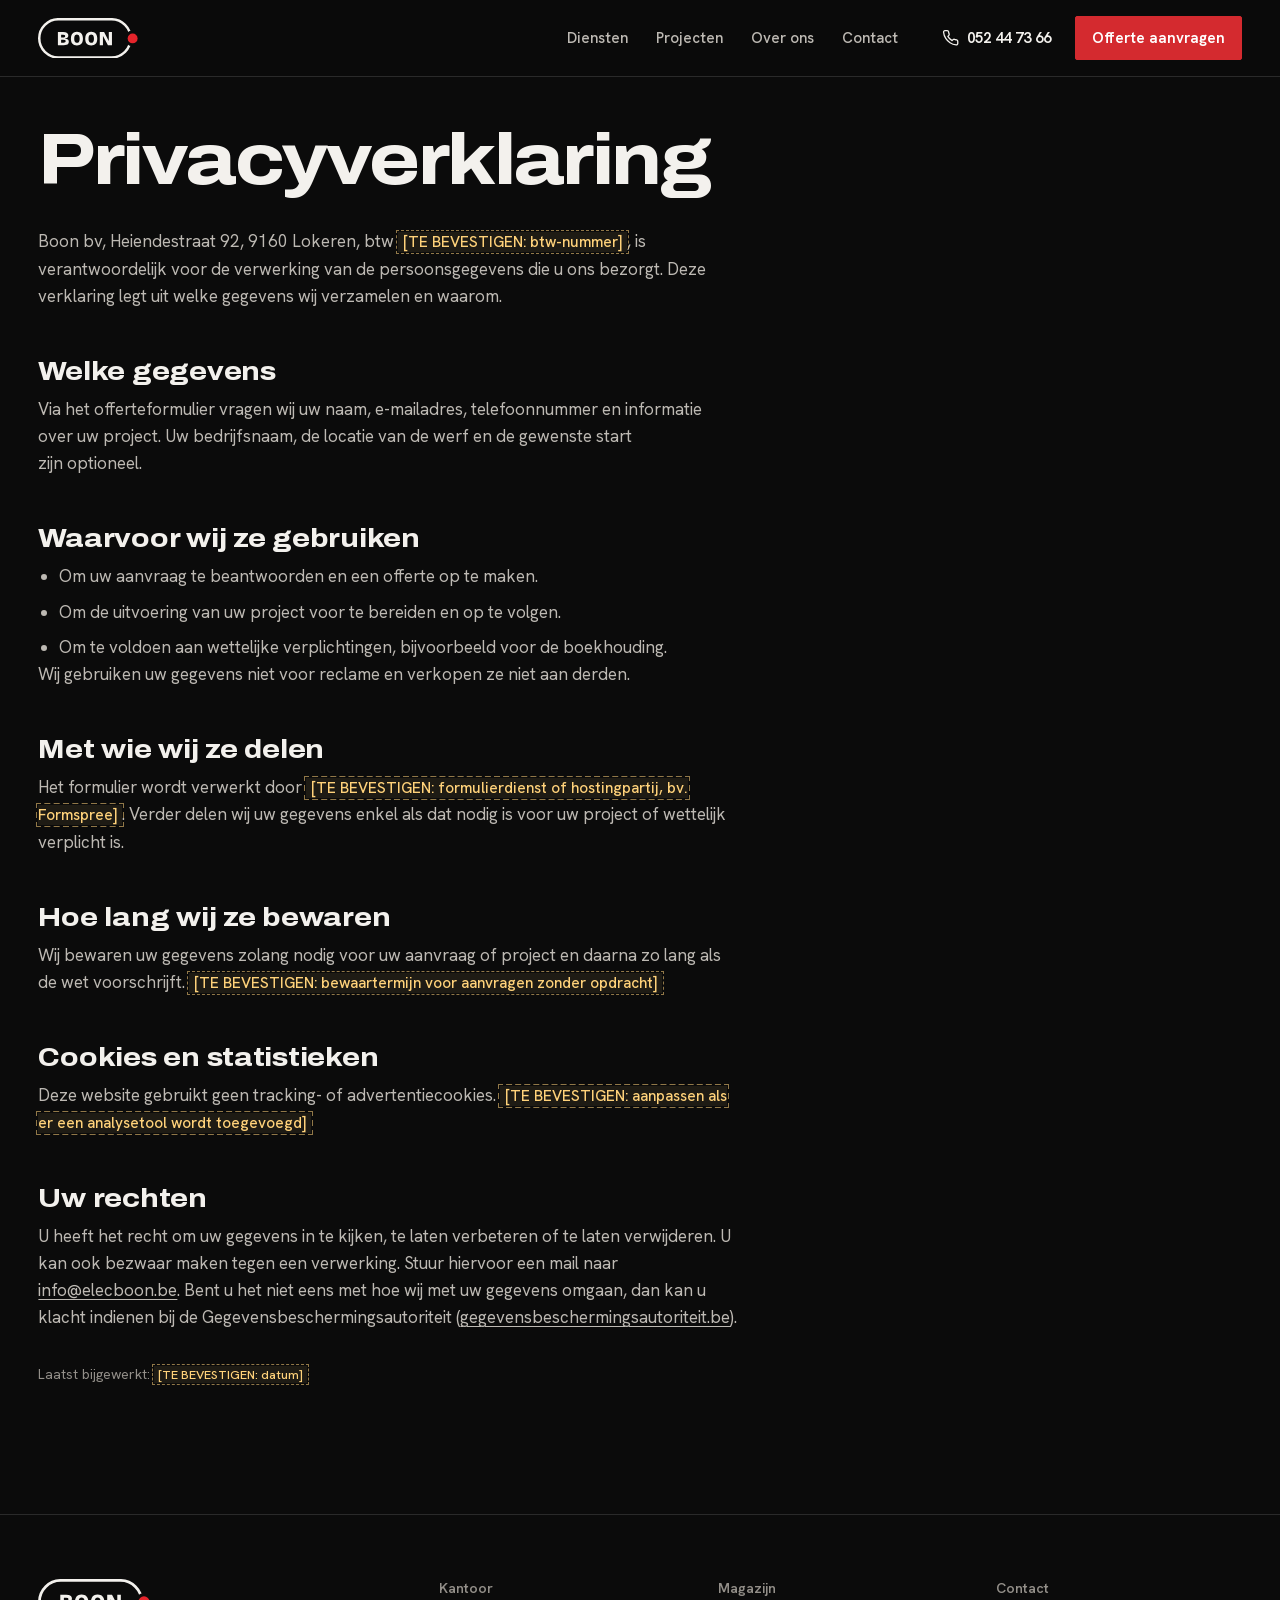
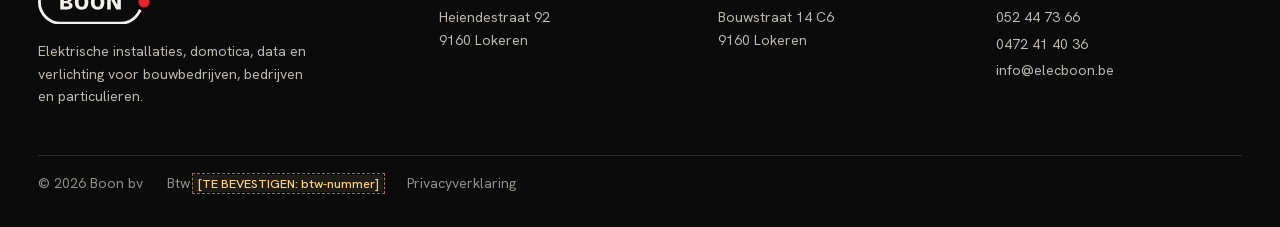
<file: privacy.html>
<!doctype html>
<html lang="nl-BE">
<head>
  <meta charset="utf-8">
  <meta name="viewport" content="width=device-width, initial-scale=1, viewport-fit=cover">
  <title>Privacyverklaring | Elektriciteitswerken Boon</title>
  <meta name="description" content="Hoe Boon bv omgaat met de persoonsgegevens die u via het offerteformulier, per mail of telefonisch doorgeeft.">
  <link rel="canonical" href="https://www.elecboon.be/privacy.html">
  <meta name="theme-color" content="#0b0b0b">
  <link rel="icon" href="img/favicon.svg" type="image/svg+xml">
  <link rel="preload" href="fonts/archivo-latin.woff2" as="font" type="font/woff2" crossorigin>
  <link rel="preload" href="fonts/hanken-grotesk-latin.woff2" as="font" type="font/woff2" crossorigin>
  <link rel="stylesheet" href="css/style.css">
  <!-- Lokaal geopend (file://)? Dan blokkeert de browser de fontbestanden: laad de ingebedde versie. -->
  <script>if (location.protocol === "file:") document.write('<link rel="stylesheet" href="css/fonts-file.css">');</script>
</head>
<body class="no-hero" data-root="">
  <svg width="0" height="0" style="position:absolute" aria-hidden="true" focusable="false">
    <symbol id="boon-logo" viewBox="0 0 503.7 205.3">
  <mask id="boon-cut" maskUnits="userSpaceOnUse" x="0" y="0" width="503.7" height="205.3">
    <rect width="503.7" height="205.3" fill="#fff"/>
    <circle cx="476.7" cy="102.7" r="40.0" fill="#000"/>
  </mask>
  <rect x="6.2" y="6.2" width="460.4" height="192.8" rx="96.4" fill="none" stroke="currentColor" stroke-width="12.5" mask="url(#boon-cut)"/>
  <path transform="translate(96.2 137.1)" fill="currentColor" d="M4.0 0.0V-66.0H30.6Q36.7 -66.0 41.45 -64.9Q46.2 -63.800000000000004 49.550000000000004 -61.650000000000006Q52.900000000000006 -59.5 54.650000000000006 -56.3Q56.400000000000006 -53.1 56.400000000000006 -48.800000000000004Q56.400000000000006 -44.800000000000004 54.75 -41.60000000000001Q53.1 -38.400000000000006 49.45 -36.45Q45.800000000000004 -34.5 39.900000000000006 -34.0V-33.1Q50.0 -32.6 54.55 -28.400000000000002Q59.1 -24.200000000000003 59.1 -17.3Q59.1 -11.5 56.1 -7.7Q53.1 -3.9000000000000004 47.35 -1.9500000000000002Q41.6 0.0 33.1 0.0ZM20.200000000000003 -13.0H32.4Q37.5 -13.0 40.3 -14.85Q43.1 -16.7 43.1 -20.1Q43.1 -23.900000000000002 39.95 -25.75Q36.800000000000004 -27.6 30.5 -27.6H20.200000000000003ZM20.200000000000003 -38.6H28.900000000000002Q34.6 -38.6 37.6 -40.5Q40.6 -42.400000000000006 40.6 -46.1Q40.6 -49.6 37.900000000000006 -51.35Q35.2 -53.1 29.8 -53.1H20.200000000000003ZM99.60000000000002 1.4000000000000001Q92.60000000000001 1.4000000000000001 87.0 -0.7999999999999999Q81.4 -3.0 77.5 -7.300000000000001Q73.60000000000001 -11.600000000000001 71.55000000000001 -18.0Q69.50000000000001 -24.400000000000002 69.50000000000001 -32.7Q69.50000000000001 -44.5 73.35000000000002 -52.150000000000006Q77.20000000000002 -59.800000000000004 84.15 -63.60000000000001Q91.10000000000001 -67.4 100.20000000000002 -67.4Q107.20000000000002 -67.4 112.75000000000001 -65.25Q118.30000000000001 -63.1 122.20000000000002 -58.8Q126.10000000000002 -54.5 128.15000000000003 -48.05Q130.20000000000002 -41.6 130.20000000000002 -33.1Q130.20000000000002 -24.5 128.05 -18.0Q125.9 -11.5 121.85000000000001 -7.2Q117.80000000000001 -2.9000000000000004 112.15 -0.7500000000000001Q106.50000000000001 1.4000000000000001 99.60000000000002 1.4000000000000001ZM100.20000000000002 -11.9Q104.70000000000002 -11.9 107.65000000000002 -14.150000000000002Q110.60000000000002 -16.400000000000002 112.05000000000001 -20.950000000000003Q113.50000000000001 -25.5 113.50000000000001 -32.4Q113.50000000000001 -39.7 111.95000000000002 -44.5Q110.4 -49.300000000000004 107.35000000000001 -51.75Q104.30000000000001 -54.2 99.70000000000002 -54.2Q95.30000000000001 -54.2 92.30000000000001 -51.85Q89.30000000000001 -49.5 87.80000000000001 -44.8Q86.30000000000001 -40.1 86.30000000000001 -33.1Q86.30000000000001 -27.8 87.15 -23.8Q88.00000000000001 -19.8 89.75000000000001 -17.15Q91.50000000000001 -14.5 94.10000000000002 -13.2Q96.70000000000002 -11.9 100.20000000000002 -11.9ZM171.70000000000005 1.4000000000000001Q164.70000000000005 1.4000000000000001 159.10000000000002 -0.7999999999999999Q153.50000000000003 -3.0 149.60000000000002 -7.300000000000001Q145.70000000000005 -11.600000000000001 143.65000000000003 -18.0Q141.60000000000002 -24.400000000000002 141.60000000000002 -32.7Q141.60000000000002 -44.5 145.45000000000005 -52.150000000000006Q149.30000000000004 -59.800000000000004 156.25000000000006 -63.60000000000001Q163.20000000000005 -67.4 172.30000000000004 -67.4Q179.30000000000004 -67.4 184.85000000000002 -65.25Q190.40000000000003 -63.1 194.30000000000004 -58.8Q198.20000000000005 -54.5 200.25000000000006 -48.05Q202.30000000000004 -41.6 202.30000000000004 -33.1Q202.30000000000004 -24.5 200.15000000000003 -18.0Q198.00000000000003 -11.5 193.95000000000005 -7.2Q189.90000000000003 -2.9000000000000004 184.25000000000003 -0.7500000000000001Q178.60000000000002 1.4000000000000001 171.70000000000005 1.4000000000000001ZM172.30000000000004 -11.9Q176.80000000000004 -11.9 179.75000000000006 -14.150000000000002Q182.70000000000005 -16.400000000000002 184.15000000000003 -20.950000000000003Q185.60000000000002 -25.5 185.60000000000002 -32.4Q185.60000000000002 -39.7 184.05 -44.5Q182.50000000000003 -49.300000000000004 179.45000000000005 -51.75Q176.40000000000003 -54.2 171.80000000000004 -54.2Q167.40000000000003 -54.2 164.40000000000003 -51.85Q161.40000000000003 -49.5 159.90000000000003 -44.8Q158.40000000000003 -40.1 158.40000000000003 -33.1Q158.40000000000003 -27.8 159.25000000000003 -23.8Q160.10000000000002 -19.8 161.85000000000002 -17.15Q163.60000000000002 -14.5 166.20000000000005 -13.2Q168.80000000000004 -11.9 172.30000000000004 -11.9ZM215.00000000000006 0.0V-66.0H236.70000000000005L260.20000000000005 -21.3H260.4000000000001V-66.0H276.4000000000001V0.0H256.00000000000006L231.20000000000005 -46.2H231.00000000000006V0.0Z"/>
  <circle class="boon-dot" cx="476.7" cy="102.7" r="25.0" fill="var(--logo-dot, #E5242B)"/>
</symbol>
    <symbol id="i-phone" viewBox="0 0 24 24" fill="none" stroke="currentColor" stroke-width="1.75" stroke-linecap="round" stroke-linejoin="round"><path d="M21 16.4v2.9a1.9 1.9 0 0 1-2.1 1.9 18.9 18.9 0 0 1-8.2-2.9 18.6 18.6 0 0 1-5.7-5.7A18.9 18.9 0 0 1 2.1 4.3 1.9 1.9 0 0 1 4 2.2h2.9a1.9 1.9 0 0 1 1.9 1.6c.1.9.3 1.8.7 2.7a1.9 1.9 0 0 1-.4 2L7.8 9.8a15.2 15.2 0 0 0 5.7 5.7l1.3-1.3a1.9 1.9 0 0 1 2-.4c.9.3 1.8.6 2.7.7a1.9 1.9 0 0 1 1.5 1.9z"/></symbol>
    <symbol id="i-arrow" viewBox="0 0 24 24" fill="none" stroke="currentColor" stroke-width="1.75" stroke-linecap="round" stroke-linejoin="round"><path d="M4 12h15M13 6l6 6-6 6"/></symbol>
    <symbol id="i-menu" viewBox="0 0 24 24" fill="none" stroke="currentColor" stroke-width="1.75" stroke-linecap="round"><path d="M3 7h18M3 12h18M3 17h18"/></symbol>
    <symbol id="i-close" viewBox="0 0 24 24" fill="none" stroke="currentColor" stroke-width="1.75" stroke-linecap="round"><path d="M5.5 5.5l13 13M18.5 5.5l-13 13"/></symbol>
  </svg>

  <a class="skip-link" href="#main">Naar de inhoud</a>

  <header class="site-header">
    <div class="wrap header-inner">
      <a class="brand" href="index.html" aria-label="Elektriciteitswerken Boon, naar de homepage">
        <svg aria-hidden="true" focusable="false"><use href="#boon-logo"/></svg>
      </a>
      <nav class="main-nav" aria-label="Hoofdnavigatie">
        <ul>
          <li><a href="index.html#diensten">Diensten</a></li>
          <li><a href="index.html#projecten">Projecten</a></li>
          <li><a href="index.html#over-ons">Over ons</a></li>
          <li><a href="index.html#contact">Contact</a></li>
        </ul>
      </nav>
      <div class="header-actions">
        <a class="header-phone" href="tel:+3252447366">
          <svg aria-hidden="true" focusable="false"><use href="#i-phone"/></svg>
          052 44 73 66
        </a>
        <a class="btn btn-primary header-cta" href="index.html#contact">Offerte aanvragen</a>
        <a class="icon-btn call mobile-only" href="tel:+3252447366" aria-label="Bel Boon: 052 44 73 66">
          <svg aria-hidden="true" focusable="false"><use href="#i-phone"/></svg>
        </a>
        <button class="icon-btn menu-toggle mobile-only" type="button" aria-expanded="false" aria-controls="mobile-menu" aria-label="Menu openen">
          <svg class="i-menu" aria-hidden="true" focusable="false"><use href="#i-menu"/></svg>
          <svg class="i-close" aria-hidden="true" focusable="false"><use href="#i-close"/></svg>
        </button>
      </div>
    </div>
  </header>
  <div class="mobile-menu" id="mobile-menu" hidden>
    <nav aria-label="Mobiele navigatie">
      <ul>
        <li><a href="index.html#diensten">Diensten <svg aria-hidden="true" focusable="false"><use href="#i-arrow"/></svg></a></li>
        <li><a href="index.html#projecten">Projecten <svg aria-hidden="true" focusable="false"><use href="#i-arrow"/></svg></a></li>
        <li><a href="index.html#over-ons">Over ons <svg aria-hidden="true" focusable="false"><use href="#i-arrow"/></svg></a></li>
        <li><a href="index.html#contact">Contact <svg aria-hidden="true" focusable="false"><use href="#i-arrow"/></svg></a></li>
      </ul>
    </nav>
    <div class="menu-contact">
      <a class="btn btn-primary" href="index.html#contact">Offerte aanvragen</a>
      <a class="btn btn-ghost" href="tel:+3252447366"><svg aria-hidden="true" focusable="false"><use href="#i-phone"/></svg> 052 44 73 66</a>
      <a class="btn btn-ghost" href="tel:+32472414036"><svg aria-hidden="true" focusable="false"><use href="#i-phone"/></svg> Gsm 0472 41 40 36</a>
    </div>
  </div>

  <main id="main" class="wrap">
    <article class="prose">
      <!-- Ontwerptekst: laten nakijken door de klant of een juridisch adviseur voor de livegang. -->
      <h1>Privacyverklaring</h1>
      <p>Boon bv, Heiendestraat 92, 9160 Lokeren, btw <span class="tbc">[TE BEVESTIGEN: btw-nummer]</span>, is verantwoordelijk voor de verwerking van de persoonsgegevens die u ons bezorgt. Deze verklaring legt uit welke gegevens wij verzamelen en waarom.</p>

      <h2>Welke gegevens</h2>
      <p>Via het offerteformulier vragen wij uw naam, e-mailadres, telefoonnummer en informatie over uw project. Uw bedrijfsnaam, de locatie van de werf en de gewenste start zijn optioneel.</p>

      <h2>Waarvoor wij ze gebruiken</h2>
      <ul>
        <li>Om uw aanvraag te beantwoorden en een offerte op te maken.</li>
        <li>Om de uitvoering van uw project voor te bereiden en op te volgen.</li>
        <li>Om te voldoen aan wettelijke verplichtingen, bijvoorbeeld voor de boekhouding.</li>
      </ul>
      <p>Wij gebruiken uw gegevens niet voor reclame en verkopen ze niet aan derden.</p>

      <h2>Met wie wij ze delen</h2>
      <p>Het formulier wordt verwerkt door <span class="tbc">[TE BEVESTIGEN: formulierdienst of hostingpartij, bv. Formspree]</span>. Verder delen wij uw gegevens enkel als dat nodig is voor uw project of wettelijk verplicht is.</p>

      <h2>Hoe lang wij ze bewaren</h2>
      <p>Wij bewaren uw gegevens zolang nodig voor uw aanvraag of project en daarna zo lang als de wet voorschrijft. <span class="tbc">[TE BEVESTIGEN: bewaartermijn voor aanvragen zonder opdracht]</span></p>

      <h2>Cookies en statistieken</h2>
      <p>Deze website gebruikt geen tracking- of advertentiecookies. <span class="tbc">[TE BEVESTIGEN: aanpassen als er een analysetool wordt toegevoegd]</span></p>

      <h2>Uw rechten</h2>
      <p>U heeft het recht om uw gegevens in te kijken, te laten verbeteren of te laten verwijderen. U kan ook bezwaar maken tegen een verwerking. Stuur hiervoor een mail naar <a href="mailto:info@elecboon.be">info@elecboon.be</a>. Bent u het niet eens met hoe wij met uw gegevens omgaan, dan kan u klacht indienen bij de Gegevensbeschermingsautoriteit (<a href="https://www.gegevensbeschermingsautoriteit.be" rel="noopener">gegevensbeschermingsautoriteit.be</a>).</p>

      <p class="prose-meta">Laatst bijgewerkt: <span class="tbc">[TE BEVESTIGEN: datum]</span></p>
    </article>
  </main>

  <footer class="site-footer">
    <div class="wrap">
      <div class="footer-grid">
        <div class="footer-col footer-brand">
          <svg role="img" aria-label="Boon"><use href="#boon-logo"/></svg>
          <p>Elektrische installaties, domotica, data en verlichting voor bouwbedrijven, bedrijven en particulieren.</p>
        </div>
        <div class="footer-col">
          <h2>Kantoor</h2>
          <address>Heiendestraat 92<br>9160 Lokeren</address>
        </div>
        <div class="footer-col">
          <h2>Magazijn</h2>
          <address>Bouwstraat 14 C6<br>9160 Lokeren</address>
        </div>
        <div class="footer-col">
          <h2>Contact</h2>
          <ul>
            <li><a href="tel:+3252447366">052 44 73 66</a></li>
            <li><a href="tel:+32472414036">0472 41 40 36</a></li>
            <li><a href="mailto:info@elecboon.be">info@elecboon.be</a></li>
          </ul>
        </div>
      </div>
      <div class="footer-legal">
        <span>&copy; <span data-year>2026</span> Boon bv</span>
        <span>Btw <span class="tbc">[TE BEVESTIGEN: btw-nummer]</span></span>
        <a href="privacy.html" aria-current="page">Privacyverklaring</a>
      </div>
    </div>
  </footer>

  <script src="js/main.js" defer></script>
</body>
</html>
</file>
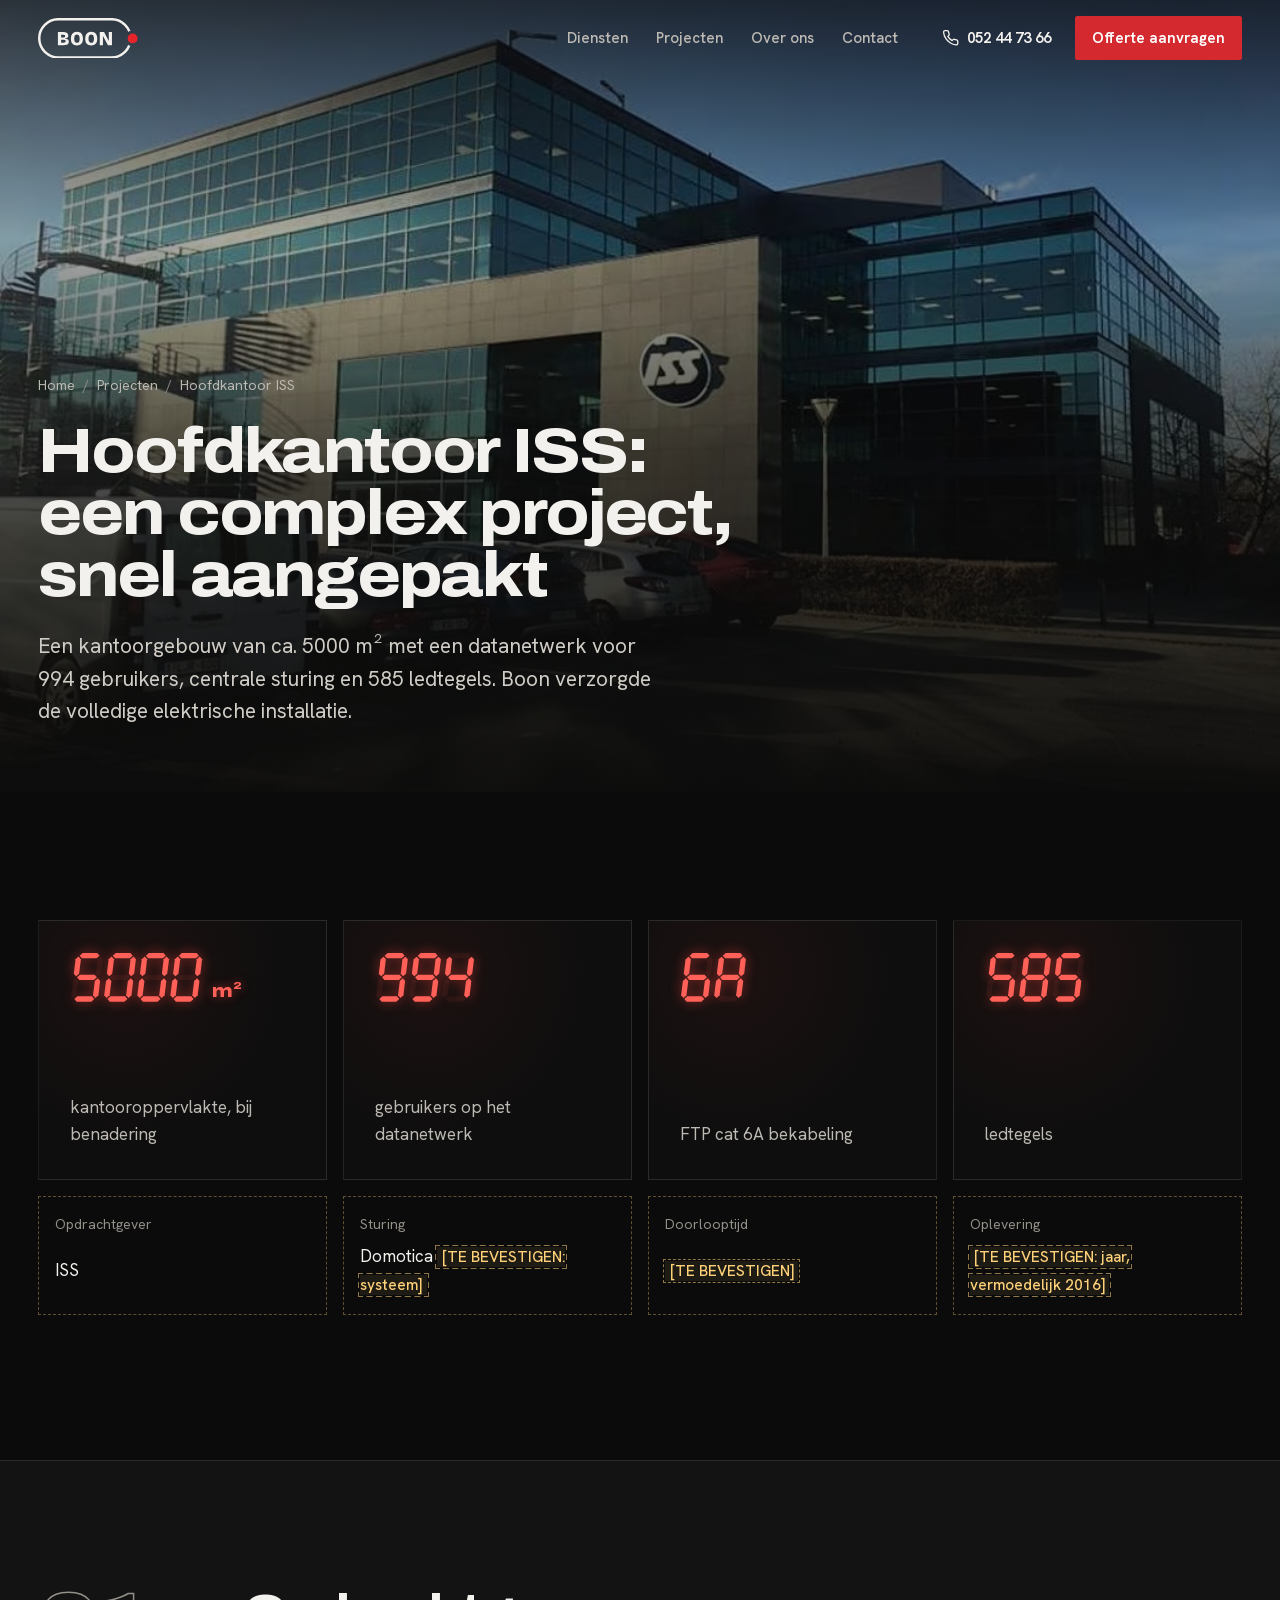
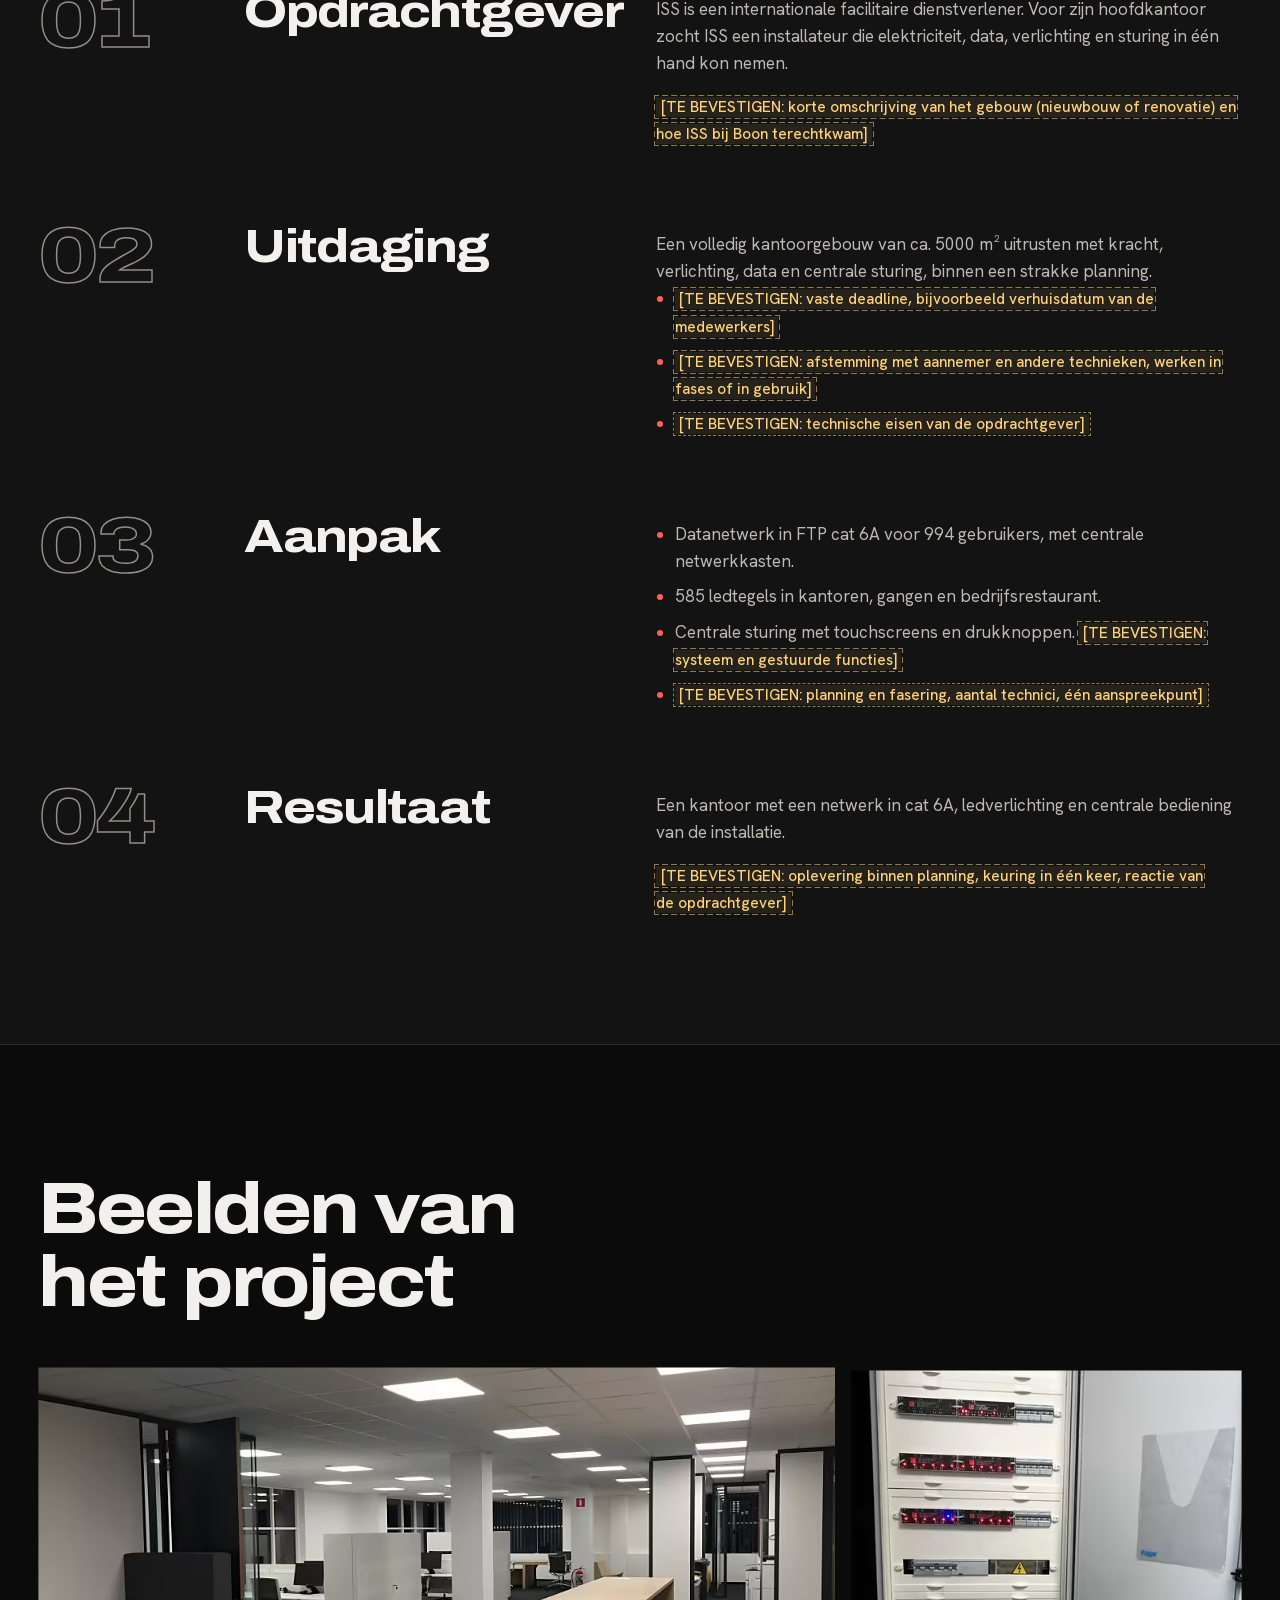
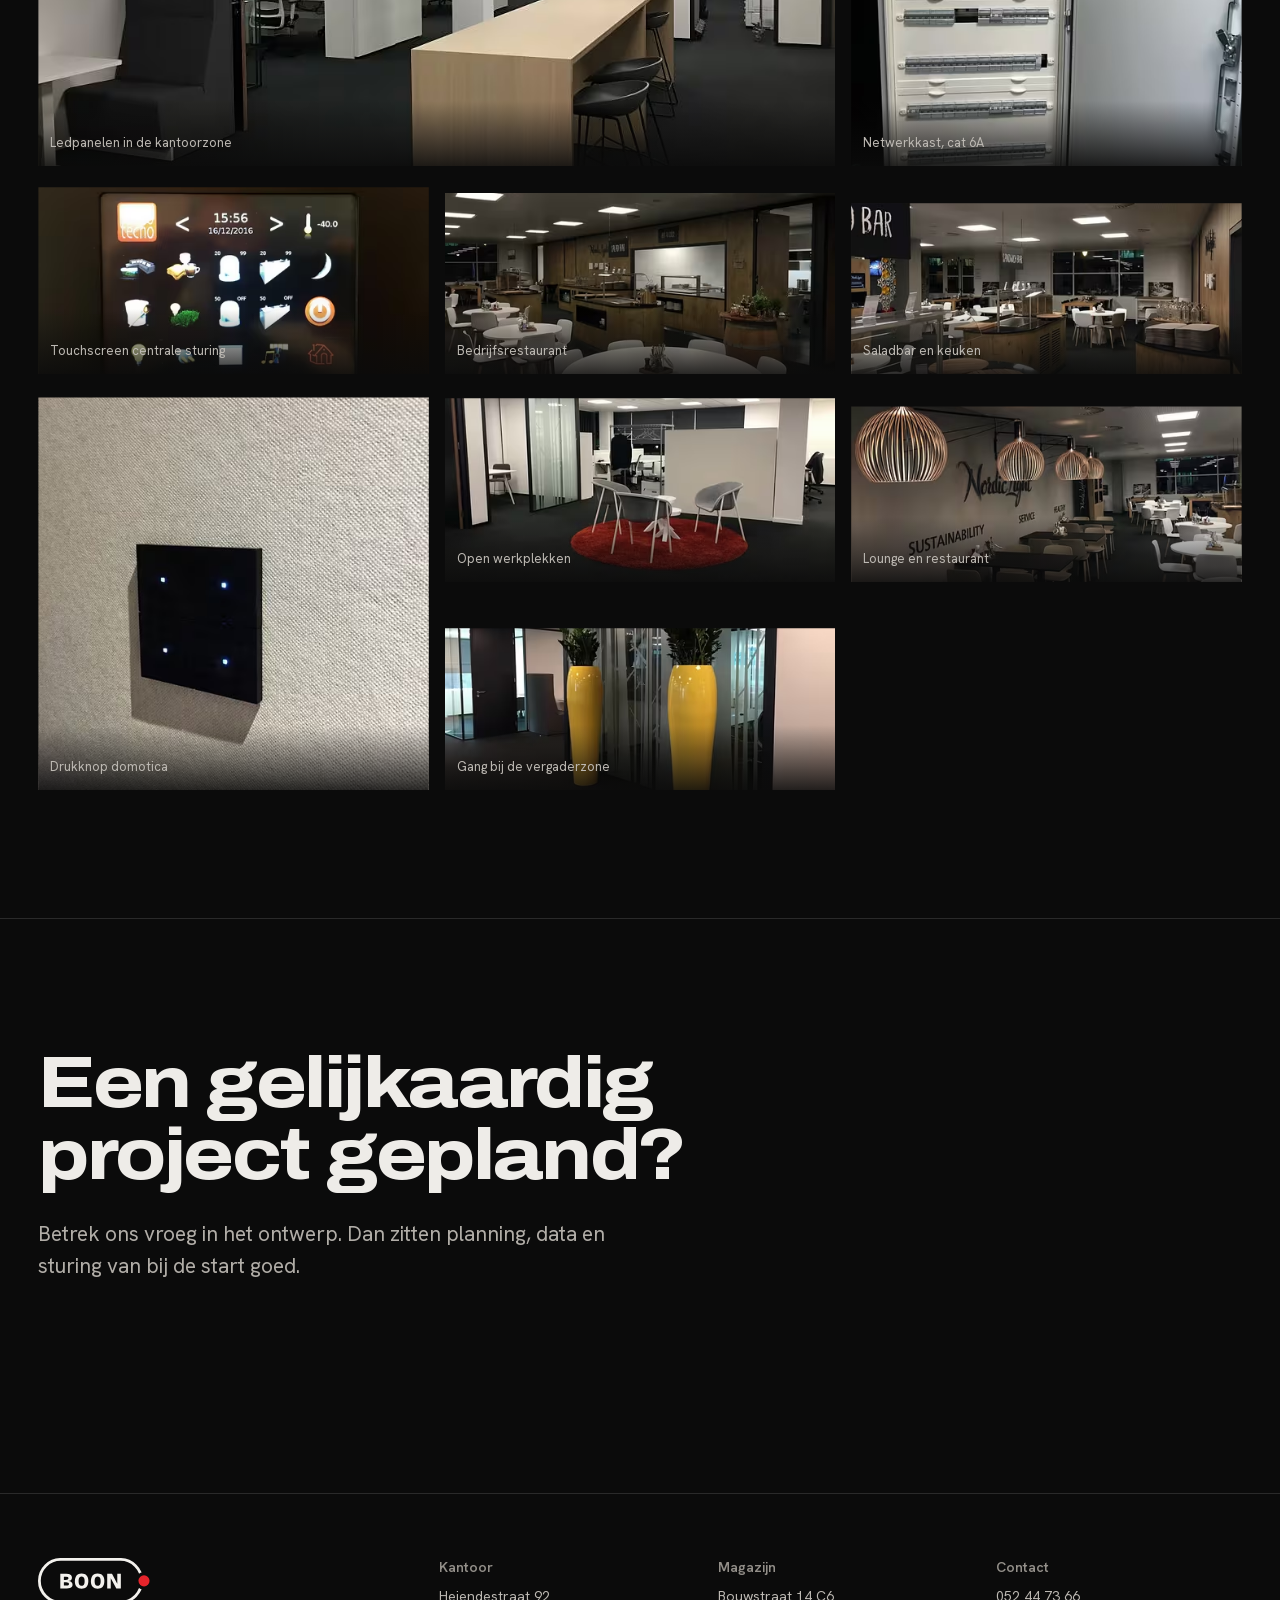
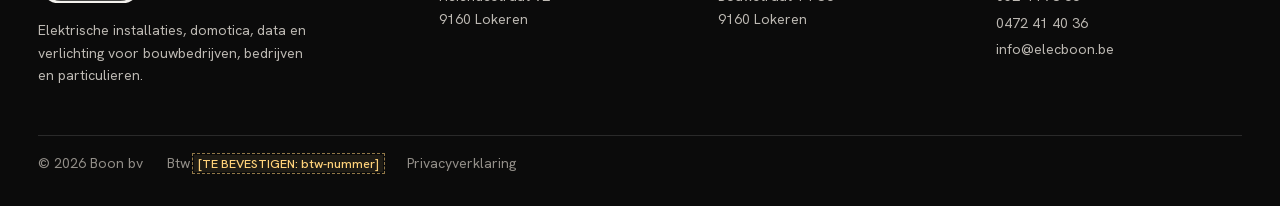
<file: projecten/iss.html>
<!doctype html>
<html lang="nl-BE">
<head>
  <meta charset="utf-8">
  <meta name="viewport" content="width=device-width, initial-scale=1, viewport-fit=cover">
  <title>Case: hoofdkantoor ISS, ca. 5000 m² | Elektriciteitswerken Boon</title>
  <meta name="description" content="Hoe Boon bv het hoofdkantoor van ISS uitrustte: ca. 5000 m² met een datanetwerk in cat 6A voor 994 gebruikers, centrale sturing en 585 ledtegels.">
  <link rel="canonical" href="https://www.elecboon.be/projecten/iss.html">
  <meta name="theme-color" content="#0b0b0b">
  <meta property="og:type" content="article">
  <meta property="og:locale" content="nl_BE">
  <meta property="og:site_name" content="Elektriciteitswerken Boon">
  <meta property="og:title" content="Case: hoofdkantoor ISS | Elektriciteitswerken Boon">
  <meta property="og:description" content="Ca. 5000 m² kantoor met datanetwerk cat 6A voor 994 gebruikers, domotica en 585 ledtegels.">
  <meta property="og:url" content="https://www.elecboon.be/projecten/iss.html">
  <meta property="og:image" content="https://www.elecboon.be/img/projecten/iss-gevel-1056.jpg">
  <meta property="og:image:alt" content="Glazen kantoorgebouw van ISS">
  <meta name="twitter:card" content="summary_large_image">
  <link rel="icon" href="../img/favicon.svg" type="image/svg+xml">
  <link rel="preload" href="../fonts/archivo-latin.woff2" as="font" type="font/woff2" crossorigin>
  <link rel="preload" href="../fonts/hanken-grotesk-latin.woff2" as="font" type="font/woff2" crossorigin>
  <link rel="stylesheet" href="../css/style.css">
  <!-- Lokaal geopend (file://)? Dan blokkeert de browser de fontbestanden: laad de ingebedde versie. -->
  <script>if (location.protocol === "file:") document.write('<link rel="stylesheet" href="../css/fonts-file.css">');</script>
  <script type="application/ld+json">
  {
    "@context": "https://schema.org",
    "@type": "BreadcrumbList",
    "itemListElement": [
      { "@type": "ListItem", "position": 1, "name": "Home", "item": "https://www.elecboon.be/" },
      { "@type": "ListItem", "position": 2, "name": "Projecten", "item": "https://www.elecboon.be/#projecten" },
      { "@type": "ListItem", "position": 3, "name": "Hoofdkantoor ISS", "item": "https://www.elecboon.be/projecten/iss.html" }
    ]
  }
  </script>
</head>
<body data-root="../">
  <svg width="0" height="0" style="position:absolute" aria-hidden="true" focusable="false">
    <symbol id="boon-logo" viewBox="0 0 503.7 205.3">
  <mask id="boon-cut" maskUnits="userSpaceOnUse" x="0" y="0" width="503.7" height="205.3">
    <rect width="503.7" height="205.3" fill="#fff"/>
    <circle cx="476.7" cy="102.7" r="40.0" fill="#000"/>
  </mask>
  <rect x="6.2" y="6.2" width="460.4" height="192.8" rx="96.4" fill="none" stroke="currentColor" stroke-width="12.5" mask="url(#boon-cut)"/>
  <path transform="translate(96.2 137.1)" fill="currentColor" d="M4.0 0.0V-66.0H30.6Q36.7 -66.0 41.45 -64.9Q46.2 -63.800000000000004 49.550000000000004 -61.650000000000006Q52.900000000000006 -59.5 54.650000000000006 -56.3Q56.400000000000006 -53.1 56.400000000000006 -48.800000000000004Q56.400000000000006 -44.800000000000004 54.75 -41.60000000000001Q53.1 -38.400000000000006 49.45 -36.45Q45.800000000000004 -34.5 39.900000000000006 -34.0V-33.1Q50.0 -32.6 54.55 -28.400000000000002Q59.1 -24.200000000000003 59.1 -17.3Q59.1 -11.5 56.1 -7.7Q53.1 -3.9000000000000004 47.35 -1.9500000000000002Q41.6 0.0 33.1 0.0ZM20.200000000000003 -13.0H32.4Q37.5 -13.0 40.3 -14.85Q43.1 -16.7 43.1 -20.1Q43.1 -23.900000000000002 39.95 -25.75Q36.800000000000004 -27.6 30.5 -27.6H20.200000000000003ZM20.200000000000003 -38.6H28.900000000000002Q34.6 -38.6 37.6 -40.5Q40.6 -42.400000000000006 40.6 -46.1Q40.6 -49.6 37.900000000000006 -51.35Q35.2 -53.1 29.8 -53.1H20.200000000000003ZM99.60000000000002 1.4000000000000001Q92.60000000000001 1.4000000000000001 87.0 -0.7999999999999999Q81.4 -3.0 77.5 -7.300000000000001Q73.60000000000001 -11.600000000000001 71.55000000000001 -18.0Q69.50000000000001 -24.400000000000002 69.50000000000001 -32.7Q69.50000000000001 -44.5 73.35000000000002 -52.150000000000006Q77.20000000000002 -59.800000000000004 84.15 -63.60000000000001Q91.10000000000001 -67.4 100.20000000000002 -67.4Q107.20000000000002 -67.4 112.75000000000001 -65.25Q118.30000000000001 -63.1 122.20000000000002 -58.8Q126.10000000000002 -54.5 128.15000000000003 -48.05Q130.20000000000002 -41.6 130.20000000000002 -33.1Q130.20000000000002 -24.5 128.05 -18.0Q125.9 -11.5 121.85000000000001 -7.2Q117.80000000000001 -2.9000000000000004 112.15 -0.7500000000000001Q106.50000000000001 1.4000000000000001 99.60000000000002 1.4000000000000001ZM100.20000000000002 -11.9Q104.70000000000002 -11.9 107.65000000000002 -14.150000000000002Q110.60000000000002 -16.400000000000002 112.05000000000001 -20.950000000000003Q113.50000000000001 -25.5 113.50000000000001 -32.4Q113.50000000000001 -39.7 111.95000000000002 -44.5Q110.4 -49.300000000000004 107.35000000000001 -51.75Q104.30000000000001 -54.2 99.70000000000002 -54.2Q95.30000000000001 -54.2 92.30000000000001 -51.85Q89.30000000000001 -49.5 87.80000000000001 -44.8Q86.30000000000001 -40.1 86.30000000000001 -33.1Q86.30000000000001 -27.8 87.15 -23.8Q88.00000000000001 -19.8 89.75000000000001 -17.15Q91.50000000000001 -14.5 94.10000000000002 -13.2Q96.70000000000002 -11.9 100.20000000000002 -11.9ZM171.70000000000005 1.4000000000000001Q164.70000000000005 1.4000000000000001 159.10000000000002 -0.7999999999999999Q153.50000000000003 -3.0 149.60000000000002 -7.300000000000001Q145.70000000000005 -11.600000000000001 143.65000000000003 -18.0Q141.60000000000002 -24.400000000000002 141.60000000000002 -32.7Q141.60000000000002 -44.5 145.45000000000005 -52.150000000000006Q149.30000000000004 -59.800000000000004 156.25000000000006 -63.60000000000001Q163.20000000000005 -67.4 172.30000000000004 -67.4Q179.30000000000004 -67.4 184.85000000000002 -65.25Q190.40000000000003 -63.1 194.30000000000004 -58.8Q198.20000000000005 -54.5 200.25000000000006 -48.05Q202.30000000000004 -41.6 202.30000000000004 -33.1Q202.30000000000004 -24.5 200.15000000000003 -18.0Q198.00000000000003 -11.5 193.95000000000005 -7.2Q189.90000000000003 -2.9000000000000004 184.25000000000003 -0.7500000000000001Q178.60000000000002 1.4000000000000001 171.70000000000005 1.4000000000000001ZM172.30000000000004 -11.9Q176.80000000000004 -11.9 179.75000000000006 -14.150000000000002Q182.70000000000005 -16.400000000000002 184.15000000000003 -20.950000000000003Q185.60000000000002 -25.5 185.60000000000002 -32.4Q185.60000000000002 -39.7 184.05 -44.5Q182.50000000000003 -49.300000000000004 179.45000000000005 -51.75Q176.40000000000003 -54.2 171.80000000000004 -54.2Q167.40000000000003 -54.2 164.40000000000003 -51.85Q161.40000000000003 -49.5 159.90000000000003 -44.8Q158.40000000000003 -40.1 158.40000000000003 -33.1Q158.40000000000003 -27.8 159.25000000000003 -23.8Q160.10000000000002 -19.8 161.85000000000002 -17.15Q163.60000000000002 -14.5 166.20000000000005 -13.2Q168.80000000000004 -11.9 172.30000000000004 -11.9ZM215.00000000000006 0.0V-66.0H236.70000000000005L260.20000000000005 -21.3H260.4000000000001V-66.0H276.4000000000001V0.0H256.00000000000006L231.20000000000005 -46.2H231.00000000000006V0.0Z"/>
  <circle class="boon-dot" cx="476.7" cy="102.7" r="25.0" fill="var(--logo-dot, #E5242B)"/>
</symbol>
    <symbol id="i-phone" viewBox="0 0 24 24" fill="none" stroke="currentColor" stroke-width="1.75" stroke-linecap="round" stroke-linejoin="round"><path d="M21 16.4v2.9a1.9 1.9 0 0 1-2.1 1.9 18.9 18.9 0 0 1-8.2-2.9 18.6 18.6 0 0 1-5.7-5.7A18.9 18.9 0 0 1 2.1 4.3 1.9 1.9 0 0 1 4 2.2h2.9a1.9 1.9 0 0 1 1.9 1.6c.1.9.3 1.8.7 2.7a1.9 1.9 0 0 1-.4 2L7.8 9.8a15.2 15.2 0 0 0 5.7 5.7l1.3-1.3a1.9 1.9 0 0 1 2-.4c.9.3 1.8.6 2.7.7a1.9 1.9 0 0 1 1.5 1.9z"/></symbol>
    <symbol id="i-arrow" viewBox="0 0 24 24" fill="none" stroke="currentColor" stroke-width="1.75" stroke-linecap="round" stroke-linejoin="round"><path d="M4 12h15M13 6l6 6-6 6"/></symbol>
    <symbol id="i-menu" viewBox="0 0 24 24" fill="none" stroke="currentColor" stroke-width="1.75" stroke-linecap="round"><path d="M3 7h18M3 12h18M3 17h18"/></symbol>
    <symbol id="i-close" viewBox="0 0 24 24" fill="none" stroke="currentColor" stroke-width="1.75" stroke-linecap="round"><path d="M5.5 5.5l13 13M18.5 5.5l-13 13"/></symbol>
  </svg>

  <a class="skip-link" href="#main">Naar de inhoud</a>

  <header class="site-header">
    <div class="wrap header-inner">
      <a class="brand" href="../index.html" aria-label="Elektriciteitswerken Boon, naar de homepage">
        <svg aria-hidden="true" focusable="false"><use href="#boon-logo"/></svg>
      </a>
      <nav class="main-nav" aria-label="Hoofdnavigatie">
        <ul>
          <li><a href="../index.html#diensten">Diensten</a></li>
          <li><a href="../index.html#projecten">Projecten</a></li>
          <li><a href="../index.html#over-ons">Over ons</a></li>
          <li><a href="../index.html#contact">Contact</a></li>
        </ul>
      </nav>
      <div class="header-actions">
        <a class="header-phone" href="tel:+3252447366">
          <svg aria-hidden="true" focusable="false"><use href="#i-phone"/></svg>
          052 44 73 66
        </a>
        <a class="btn btn-primary header-cta" href="../index.html#contact">Offerte aanvragen</a>
        <a class="icon-btn call mobile-only" href="tel:+3252447366" aria-label="Bel Boon: 052 44 73 66">
          <svg aria-hidden="true" focusable="false"><use href="#i-phone"/></svg>
        </a>
        <button class="icon-btn menu-toggle mobile-only" type="button" aria-expanded="false" aria-controls="mobile-menu" aria-label="Menu openen">
          <svg class="i-menu" aria-hidden="true" focusable="false"><use href="#i-menu"/></svg>
          <svg class="i-close" aria-hidden="true" focusable="false"><use href="#i-close"/></svg>
        </button>
      </div>
    </div>
  </header>
  <div class="mobile-menu" id="mobile-menu" hidden>
    <nav aria-label="Mobiele navigatie">
      <ul>
        <li><a href="../index.html#diensten">Diensten <svg aria-hidden="true" focusable="false"><use href="#i-arrow"/></svg></a></li>
        <li><a href="../index.html#projecten">Projecten <svg aria-hidden="true" focusable="false"><use href="#i-arrow"/></svg></a></li>
        <li><a href="../index.html#over-ons">Over ons <svg aria-hidden="true" focusable="false"><use href="#i-arrow"/></svg></a></li>
        <li><a href="../index.html#contact">Contact <svg aria-hidden="true" focusable="false"><use href="#i-arrow"/></svg></a></li>
      </ul>
    </nav>
    <div class="menu-contact">
      <a class="btn btn-primary" href="../index.html#contact">Offerte aanvragen</a>
      <a class="btn btn-ghost" href="tel:+3252447366"><svg aria-hidden="true" focusable="false"><use href="#i-phone"/></svg> 052 44 73 66</a>
      <a class="btn btn-ghost" href="tel:+32472414036"><svg aria-hidden="true" focusable="false"><use href="#i-phone"/></svg> Gsm 0472 41 40 36</a>
    </div>
  </div>

  <main id="main">
    <article>
      <header class="case-hero">
        <div class="hero-media" data-hero-media>
        <picture>
          <source type="image/avif" srcset="../img/projecten/iss-gevel-480.avif 480w, ../img/projecten/iss-gevel-800.avif 800w, ../img/projecten/iss-gevel-1056.avif 1056w" sizes="100vw">
          <source type="image/webp" srcset="../img/projecten/iss-gevel-480.webp 480w, ../img/projecten/iss-gevel-800.webp 800w, ../img/projecten/iss-gevel-1056.webp 1056w" sizes="100vw">
          <img src="../img/projecten/iss-gevel-1056.jpg" srcset="../img/projecten/iss-gevel-480.jpg 480w, ../img/projecten/iss-gevel-800.jpg 800w, ../img/projecten/iss-gevel-1056.jpg 1056w" sizes="100vw" width="1056" height="791" alt="Glazen kantoorgebouw van ISS met logo op de gevel" loading="eager" fetchpriority="high" decoding="async">
        </picture>
        </div>
        <div class="wrap">
          <nav class="breadcrumb" aria-label="Kruimelpad" data-hero-in>
            <ol>
              <li><a href="../index.html">Home</a></li>
              <li><a href="../index.html#projecten">Projecten</a></li>
              <li aria-current="page">Hoofdkantoor ISS</li>
            </ol>
          </nav>
          <h1 data-hero-in>Hoofdkantoor ISS: een complex project, snel aangepakt</h1>
          <p class="lead" data-hero-in>Een kantoorgebouw van ca. 5000 m² met een datanetwerk voor 994 gebruikers, centrale sturing en 585 ledtegels. Boon verzorgde de volledige elektrische installatie.</p>
        </div>
      </header>

      <section class="section" aria-labelledby="facts-title">
        <div class="wrap">
          <h2 id="facts-title" class="visually-hidden">Kerngegevens</h2>
          <div class="case-stats">
            <div class="tile stat" data-tile><p class="stat-value">5000<small>m²</small></p><p class="stat-label">kantooroppervlakte, bij benadering</p></div>
            <div class="tile stat" data-tile><p class="stat-value">994</p><p class="stat-label">gebruikers op het datanetwerk</p></div>
            <div class="tile stat" data-tile><p class="stat-value">6A</p><p class="stat-label">FTP cat 6A bekabeling</p></div>
            <div class="tile stat" data-tile><p class="stat-value">585</p><p class="stat-label">ledtegels</p></div>
          </div>
          <dl class="case-open">
            <div><dt>Opdrachtgever</dt><dd>ISS</dd></div>
            <div><dt>Sturing</dt><dd>Domotica <span class="tbc">[TE BEVESTIGEN: systeem]</span></dd></div>
            <div><dt>Doorlooptijd</dt><dd><span class="tbc">[TE BEVESTIGEN]</span></dd></div>
            <div><dt>Oplevering</dt><dd><span class="tbc">[TE BEVESTIGEN: jaar, vermoedelijk 2016]</span></dd></div>
          </dl>
        </div>
      </section>

      <section class="section process-section" aria-label="Verloop van het project">
        <div class="wrap chapters">
          <section class="chapter" aria-labelledby="ch-1" data-reveal>
            <span class="chapter-no" aria-hidden="true">01</span>
            <h2 id="ch-1">Opdrachtgever</h2>
            <div class="chapter-body">
              <p>ISS is een internationale facilitaire dienstverlener. Voor zijn hoofdkantoor zocht ISS een installateur die elektriciteit, data, verlichting en sturing in één hand kon nemen.</p>
              <p><span class="tbc">[TE BEVESTIGEN: korte omschrijving van het gebouw (nieuwbouw of renovatie) en hoe ISS bij Boon terechtkwam]</span></p>
            </div>
          </section>
          <section class="chapter" aria-labelledby="ch-2" data-reveal>
            <span class="chapter-no" aria-hidden="true">02</span>
            <h2 id="ch-2">Uitdaging</h2>
            <div class="chapter-body">
              <p>Een volledig kantoorgebouw van ca. 5000 m² uitrusten met kracht, verlichting, data en centrale sturing, binnen een strakke planning.</p>
              <ul>
                <li><span class="tbc">[TE BEVESTIGEN: vaste deadline, bijvoorbeeld verhuisdatum van de medewerkers]</span></li>
                <li><span class="tbc">[TE BEVESTIGEN: afstemming met aannemer en andere technieken, werken in fases of in gebruik]</span></li>
                <li><span class="tbc">[TE BEVESTIGEN: technische eisen van de opdrachtgever]</span></li>
              </ul>
            </div>
          </section>
          <section class="chapter" aria-labelledby="ch-3" data-reveal>
            <span class="chapter-no" aria-hidden="true">03</span>
            <h2 id="ch-3">Aanpak</h2>
            <div class="chapter-body">
              <ul>
                <li>Datanetwerk in FTP cat 6A voor 994 gebruikers, met centrale netwerkkasten.</li>
                <li>585 ledtegels in kantoren, gangen en bedrijfsrestaurant.</li>
                <li>Centrale sturing met touchscreens en drukknoppen. <span class="tbc">[TE BEVESTIGEN: systeem en gestuurde functies]</span></li>
                <li><span class="tbc">[TE BEVESTIGEN: planning en fasering, aantal technici, één aanspreekpunt]</span></li>
              </ul>
            </div>
          </section>
          <section class="chapter" aria-labelledby="ch-4" data-reveal>
            <span class="chapter-no" aria-hidden="true">04</span>
            <h2 id="ch-4">Resultaat</h2>
            <div class="chapter-body">
              <p>Een kantoor met een netwerk in cat 6A, ledverlichting en centrale bediening van de installatie.</p>
              <p><span class="tbc">[TE BEVESTIGEN: oplevering binnen planning, keuring in één keer, reactie van de opdrachtgever]</span></p>
            </div>
          </section>
        </div>
      </section>

      <section class="section" aria-labelledby="gallery-title">
        <div class="wrap">
          <h2 class="section-title" id="gallery-title" data-reveal>Beelden van het project</h2>
          <ul class="gallery">
            <li class="wide" data-tile><figure class="fill">
            <picture>
              <source type="image/avif" srcset="../img/projecten/iss-gang-480.avif 480w, ../img/projecten/iss-gang-800.avif 800w, ../img/projecten/iss-gang-1000.avif 1000w" sizes="(min-width: 900px) 64vw, 100vw">
              <source type="image/webp" srcset="../img/projecten/iss-gang-480.webp 480w, ../img/projecten/iss-gang-800.webp 800w, ../img/projecten/iss-gang-1000.webp 1000w" sizes="(min-width: 900px) 64vw, 100vw">
              <img src="../img/projecten/iss-gang-1000.jpg" srcset="../img/projecten/iss-gang-480.jpg 480w, ../img/projecten/iss-gang-800.jpg 800w, ../img/projecten/iss-gang-1000.jpg 1000w" sizes="(min-width: 900px) 64vw, 100vw" width="1000" height="750" alt="Kantoorgang met rijen ledpanelen en werkplekken" loading="lazy" decoding="async">
            </picture>
              <figcaption>Ledpanelen in de kantoorzone</figcaption></figure></li>
            <li class="tall" data-tile><figure class="fill">
            <picture>
              <source type="image/avif" srcset="../img/projecten/iss-rack-480.avif 480w, ../img/projecten/iss-rack-750.avif 750w" sizes="(min-width: 900px) 32vw, 50vw">
              <source type="image/webp" srcset="../img/projecten/iss-rack-480.webp 480w, ../img/projecten/iss-rack-750.webp 750w" sizes="(min-width: 900px) 32vw, 50vw">
              <img src="../img/projecten/iss-rack-750.jpg" srcset="../img/projecten/iss-rack-480.jpg 480w, ../img/projecten/iss-rack-750.jpg 750w" sizes="(min-width: 900px) 32vw, 50vw" width="750" height="1000" alt="Netwerkkast met patchpanelen en switches" loading="lazy" decoding="async">
            </picture>
              <figcaption>Netwerkkast, cat 6A</figcaption></figure></li>
            <li data-tile><figure class="fill">
            <picture>
              <source type="image/avif" srcset="../img/projecten/iss-touchpanel-480.avif 480w, ../img/projecten/iss-touchpanel-800.avif 800w, ../img/projecten/iss-touchpanel-1000.avif 1000w" sizes="(min-width: 900px) 32vw, 50vw">
              <source type="image/webp" srcset="../img/projecten/iss-touchpanel-480.webp 480w, ../img/projecten/iss-touchpanel-800.webp 800w, ../img/projecten/iss-touchpanel-1000.webp 1000w" sizes="(min-width: 900px) 32vw, 50vw">
              <img src="../img/projecten/iss-touchpanel-1000.jpg" srcset="../img/projecten/iss-touchpanel-480.jpg 480w, ../img/projecten/iss-touchpanel-800.jpg 800w, ../img/projecten/iss-touchpanel-1000.jpg 1000w" sizes="(min-width: 900px) 32vw, 50vw" width="1000" height="750" alt="Touchscreen van de centrale sturing" loading="lazy" decoding="async">
            </picture>
              <figcaption>Touchscreen centrale sturing</figcaption></figure></li>
            <li data-tile><figure class="fill">
            <picture>
              <source type="image/avif" srcset="../img/projecten/iss-restaurant-480.avif 480w, ../img/projecten/iss-restaurant-800.avif 800w, ../img/projecten/iss-restaurant-1000.avif 1000w" sizes="(min-width: 900px) 32vw, 50vw">
              <source type="image/webp" srcset="../img/projecten/iss-restaurant-480.webp 480w, ../img/projecten/iss-restaurant-800.webp 800w, ../img/projecten/iss-restaurant-1000.webp 1000w" sizes="(min-width: 900px) 32vw, 50vw">
              <img src="../img/projecten/iss-restaurant-1000.jpg" srcset="../img/projecten/iss-restaurant-480.jpg 480w, ../img/projecten/iss-restaurant-800.jpg 800w, ../img/projecten/iss-restaurant-1000.jpg 1000w" sizes="(min-width: 900px) 32vw, 50vw" width="1000" height="750" alt="Bedrijfsrestaurant met ronde tafels en ledpanelen" loading="lazy" decoding="async">
            </picture>
              <figcaption>Bedrijfsrestaurant</figcaption></figure></li>
            <li data-tile><figure class="fill">
            <picture>
              <source type="image/avif" srcset="../img/projecten/iss-bar-480.avif 480w, ../img/projecten/iss-bar-800.avif 800w, ../img/projecten/iss-bar-1000.avif 1000w" sizes="(min-width: 900px) 32vw, 50vw">
              <source type="image/webp" srcset="../img/projecten/iss-bar-480.webp 480w, ../img/projecten/iss-bar-800.webp 800w, ../img/projecten/iss-bar-1000.webp 1000w" sizes="(min-width: 900px) 32vw, 50vw">
              <img src="../img/projecten/iss-bar-1000.jpg" srcset="../img/projecten/iss-bar-480.jpg 480w, ../img/projecten/iss-bar-800.jpg 800w, ../img/projecten/iss-bar-1000.jpg 1000w" sizes="(min-width: 900px) 32vw, 50vw" width="1000" height="750" alt="Saladbar en keuken in het bedrijfsrestaurant" loading="lazy" decoding="async">
            </picture>
              <figcaption>Saladbar en keuken</figcaption></figure></li>
            <li class="tall" data-tile><figure class="fill">
            <picture>
              <source type="image/avif" srcset="../img/projecten/iss-schakelaar-480.avif 480w, ../img/projecten/iss-schakelaar-750.avif 750w" sizes="(min-width: 900px) 32vw, 50vw">
              <source type="image/webp" srcset="../img/projecten/iss-schakelaar-480.webp 480w, ../img/projecten/iss-schakelaar-750.webp 750w" sizes="(min-width: 900px) 32vw, 50vw">
              <img src="../img/projecten/iss-schakelaar-750.jpg" srcset="../img/projecten/iss-schakelaar-480.jpg 480w, ../img/projecten/iss-schakelaar-750.jpg 750w" sizes="(min-width: 900px) 32vw, 50vw" width="750" height="1000" alt="Drukknop van de domotica in een witte wand" loading="lazy" decoding="async">
            </picture>
              <figcaption>Drukknop domotica</figcaption></figure></li>
            <li data-tile><figure class="fill">
            <picture>
              <source type="image/avif" srcset="../img/projecten/iss-werkplek-480.avif 480w, ../img/projecten/iss-werkplek-800.avif 800w, ../img/projecten/iss-werkplek-1000.avif 1000w" sizes="(min-width: 900px) 32vw, 50vw">
              <source type="image/webp" srcset="../img/projecten/iss-werkplek-480.webp 480w, ../img/projecten/iss-werkplek-800.webp 800w, ../img/projecten/iss-werkplek-1000.webp 1000w" sizes="(min-width: 900px) 32vw, 50vw">
              <img src="../img/projecten/iss-werkplek-1000.jpg" srcset="../img/projecten/iss-werkplek-480.jpg 480w, ../img/projecten/iss-werkplek-800.jpg 800w, ../img/projecten/iss-werkplek-1000.jpg 1000w" sizes="(min-width: 900px) 32vw, 50vw" width="1000" height="750" alt="Open werkplek met rood tapijt en vergaderboxen in glas" loading="lazy" decoding="async">
            </picture>
              <figcaption>Open werkplekken</figcaption></figure></li>
            <li data-tile><figure class="fill">
            <picture>
              <source type="image/avif" srcset="../img/projecten/iss-lounge-480.avif 480w, ../img/projecten/iss-lounge-800.avif 800w, ../img/projecten/iss-lounge-1000.avif 1000w" sizes="(min-width: 900px) 32vw, 50vw">
              <source type="image/webp" srcset="../img/projecten/iss-lounge-480.webp 480w, ../img/projecten/iss-lounge-800.webp 800w, ../img/projecten/iss-lounge-1000.webp 1000w" sizes="(min-width: 900px) 32vw, 50vw">
              <img src="../img/projecten/iss-lounge-1000.jpg" srcset="../img/projecten/iss-lounge-480.jpg 480w, ../img/projecten/iss-lounge-800.jpg 800w, ../img/projecten/iss-lounge-1000.jpg 1000w" sizes="(min-width: 900px) 32vw, 50vw" width="1000" height="750" alt="Bedrijfsrestaurant met houten hanglampen" loading="lazy" decoding="async">
            </picture>
              <figcaption>Lounge en restaurant</figcaption></figure></li>
            <li data-tile><figure class="fill">
            <picture>
              <source type="image/avif" srcset="../img/projecten/iss-vergaderzone-480.avif 480w, ../img/projecten/iss-vergaderzone-800.avif 800w, ../img/projecten/iss-vergaderzone-1000.avif 1000w" sizes="(min-width: 900px) 32vw, 50vw">
              <source type="image/webp" srcset="../img/projecten/iss-vergaderzone-480.webp 480w, ../img/projecten/iss-vergaderzone-800.webp 800w, ../img/projecten/iss-vergaderzone-1000.webp 1000w" sizes="(min-width: 900px) 32vw, 50vw">
              <img src="../img/projecten/iss-vergaderzone-1000.jpg" srcset="../img/projecten/iss-vergaderzone-480.jpg 480w, ../img/projecten/iss-vergaderzone-800.jpg 800w, ../img/projecten/iss-vergaderzone-1000.jpg 1000w" sizes="(min-width: 900px) 32vw, 50vw" width="1000" height="750" alt="Gang met gele plantenbakken voor glazen vergaderruimtes" loading="lazy" decoding="async">
            </picture>
              <figcaption>Gang bij de vergaderzone</figcaption></figure></li>
          </ul>
        </div>
      </section>
    </article>

    <section class="cta-band" aria-labelledby="cta-title">
      <div class="wrap">
        <h2 class="section-title" id="cta-title" data-reveal>Een gelijkaardig project gepland?</h2>
        <p class="lead" data-reveal>Betrek ons vroeg in het ontwerp. Dan zitten planning, data en sturing van bij de start goed.</p>
        <div class="hero-actions" data-reveal>
          <a class="btn btn-primary" href="../index.html#contact">Offerte aanvragen <svg class="arrow" aria-hidden="true" focusable="false"><use href="#i-arrow"/></svg></a>
          <a class="btn btn-ghost" href="tel:+3252447366"><svg aria-hidden="true" focusable="false"><use href="#i-phone"/></svg> 052 44 73 66</a>
        </div>
      </div>
    </section>
  </main>

  <footer class="site-footer">
    <div class="wrap">
      <div class="footer-grid">
        <div class="footer-col footer-brand">
          <svg role="img" aria-label="Boon"><use href="#boon-logo"/></svg>
          <p>Elektrische installaties, domotica, data en verlichting voor bouwbedrijven, bedrijven en particulieren.</p>
        </div>
        <div class="footer-col">
          <h2>Kantoor</h2>
          <address>Heiendestraat 92<br>9160 Lokeren</address>
        </div>
        <div class="footer-col">
          <h2>Magazijn</h2>
          <address>Bouwstraat 14 C6<br>9160 Lokeren</address>
        </div>
        <div class="footer-col">
          <h2>Contact</h2>
          <ul>
            <li><a href="tel:+3252447366">052 44 73 66</a></li>
            <li><a href="tel:+32472414036">0472 41 40 36</a></li>
            <li><a href="mailto:info@elecboon.be">info@elecboon.be</a></li>
          </ul>
        </div>
      </div>
      <div class="footer-legal">
        <span>&copy; <span data-year>2026</span> Boon bv</span>
        <span>Btw <span class="tbc">[TE BEVESTIGEN: btw-nummer]</span></span>
        <a href="../privacy.html">Privacyverklaring</a>
      </div>
    </div>
  </footer>

  <script src="../js/vendor/gsap.min.js" defer></script>
  <script src="../js/vendor/ScrollTrigger.min.js" defer></script>
  <script src="../js/main.js" defer></script>
</body>
</html>
</file>
<file: css/style.css>
/* ==========================================================================
   Elektriciteitswerken Boon, stylesheet
   Eén donkere look. Zwart dominant, grafiet voor vlakken, rood als accent:
   de primaire actie en de rode "stroom"-stip uit het logo (actief, aan).
   ========================================================================== */

@font-face {
  font-family: "Archivo";
  font-style: normal;
  font-weight: 100 900;
  font-stretch: 62% 125%;
  font-display: swap;
  src: url("../fonts/archivo-latin.woff2") format("woff2");
  unicode-range: U+0000-00FF, U+0131, U+0152-0153, U+02BB-02BC, U+02C6, U+02DA, U+02DC, U+0304, U+0308, U+0329, U+2000-206F, U+20AC, U+2122, U+2191, U+2193, U+2212, U+2215, U+FEFF, U+FFFD;
}
@font-face {
  font-family: "Hanken Grotesk";
  font-style: normal;
  font-weight: 100 900;
  font-display: swap;
  src: url("../fonts/hanken-grotesk-latin.woff2") format("woff2");
  unicode-range: U+0000-00FF, U+0131, U+0152-0153, U+02BB-02BC, U+02C6, U+02DA, U+02DC, U+0304, U+0308, U+0329, U+2000-206F, U+20AC, U+2122, U+2191, U+2193, U+2212, U+2215, U+FEFF, U+FFFD;
}

:root {
  --black: #0b0b0b;
  --graphite-1: #131313;
  --graphite-2: #1a1a1a;
  --graphite-3: #242424;
  --line: #2a2a2a;
  --line-strong: #3d3b39;
  --field-border: #75716c;   /* 3.9:1, randen van velden en knoppen */

  --text: #f3f1ed;
  --text-2: #bdb9b3;   /* 9.8:1 op zwart */
  --text-3: #938f89;   /* 6:1 op zwart */

  --red: #d42a2f;        /* knopvlak, witte tekst 5:1 */
  --red-hover: #b81f24;
  --red-on-dark: #ff6159; /* rood als tekst op zwart, 6.6:1 */
  --red-glow: rgba(255, 70, 60, 0.55);

  --f-display: "Archivo", "Arial Narrow", system-ui, sans-serif;
  --f-body: "Hanken Grotesk", system-ui, -apple-system, "Segoe UI", sans-serif;

  --fs-small: 0.875rem;
  --fs-body: 1.0625rem;
  --fs-lead: clamp(1.125rem, 0.5vw + 1rem, 1.3125rem);
  --fs-h3: clamp(1.25rem, 0.8vw + 1rem, 1.625rem);
  --fs-h2: clamp(2.25rem, 4.4vw + 1rem, 5.25rem);
  --fs-h1: clamp(2.5rem, 5.2vw + 1rem, 6rem);

  --s-1: 0.25rem; --s-2: 0.5rem; --s-3: 0.75rem; --s-4: 1rem; --s-5: 1.5rem;
  --s-6: 2rem; --s-7: 3rem; --s-8: 4rem; --s-9: 6rem;
  --section: clamp(5rem, 10vw, 9rem);

  --gutter: clamp(1rem, 3vw, 2.5rem);
  --max: 1360px;
  --radius: 2px;
  --header-h: 64px;

  --ease-out: cubic-bezier(0.23, 1, 0.32, 1);
  --ease-in-out: cubic-bezier(0.77, 0, 0.175, 1);

  color-scheme: dark;
}

/* ---------- Basis ---------- */

*, *::before, *::after { box-sizing: border-box; }

html {
  -webkit-text-size-adjust: 100%;
  text-size-adjust: 100%;
  scroll-behavior: smooth;
  scroll-padding-top: calc(var(--header-h) + 1rem);
  scrollbar-color: var(--line-strong) var(--black);
}

body {
  margin: 0;
  background: var(--black);
  color: var(--text);
  font: 400 var(--fs-body)/1.6 var(--f-body);
  -webkit-font-smoothing: antialiased;
  -moz-osx-font-smoothing: grayscale;
}
body.menu-open { overflow: hidden; }

img, svg, picture { display: block; max-width: 100%; }
img { height: auto; }
figure { margin: 0; }
picture.fill, .fill > picture { width: 100%; height: 100%; }
.fill img, picture.fill img { width: 100%; height: 100%; object-fit: cover; }

h1, h2, h3, h4 {
  font-family: var(--f-display);
  font-weight: 760;
  font-stretch: 115%;
  line-height: 1;
  letter-spacing: -0.025em;
  margin: 0;
  text-wrap: balance;
}
h1 { font-size: var(--fs-h1); letter-spacing: -0.035em; }
h2 { font-size: var(--fs-h2); letter-spacing: -0.035em; }
h3 { font-size: var(--fs-h3); font-weight: 700; letter-spacing: -0.01em; line-height: 1.12; }

p { margin: 0; text-wrap: pretty; }
p + p { margin-top: var(--s-4); }
a { color: inherit; text-underline-offset: 0.2em; text-decoration-thickness: 1px; }
a:hover { text-decoration-color: var(--red-on-dark); }
ul, ol { margin: 0; padding: 0; }

::selection { background: var(--red); color: #fff; }
:focus-visible { outline: 2px solid var(--red-on-dark); outline-offset: 3px; border-radius: var(--radius); }

.visually-hidden {
  position: absolute !important; width: 1px; height: 1px; padding: 0; margin: -1px;
  overflow: hidden; clip: rect(0 0 0 0); white-space: nowrap; border: 0;
}
.skip-link {
  position: absolute; left: var(--s-4); top: -100px; z-index: 200;
  background: var(--text); color: var(--black); padding: var(--s-3) var(--s-4); font-weight: 600; text-decoration: none;
}
.skip-link:focus { top: var(--s-4); }

.wrap { width: 100%; max-width: var(--max); margin-inline: auto; padding-inline: var(--gutter); }

.lead { font-size: var(--fs-lead); line-height: 1.55; color: var(--text-2); max-width: 52ch; }
.section { padding-block: var(--section); position: relative; }
.section-title { max-width: 16ch; }
.section-title + .lead { margin-top: var(--s-5); }

/* Placeholder: alles wat de klant nog moet bevestigen */
.tbc {
  font-family: var(--f-body); font-size: 0.9em; font-weight: 500; font-stretch: 100%;
  letter-spacing: 0; text-transform: none; color: #ffd27a;
  background: rgba(255, 210, 122, 0.08); outline: 1px dashed rgba(255, 210, 122, 0.55); outline-offset: 1px; padding: 0 0.3em;
}

/* De stip uit het logo: aan = rood met gloed */
.dot {
  display: inline-block; flex: none; width: 10px; height: 10px; border-radius: 50%;
  background: var(--line-strong);
  transition: background-color 200ms ease, box-shadow 300ms ease;
}
.dot.is-on, .is-active > .dot, [aria-selected="true"] .dot, [aria-pressed="true"] .dot {
  background: var(--red-on-dark);
  box-shadow: 0 0 0 4px rgba(255, 97, 89, 0.15), 0 0 18px var(--red-glow);
}

/* ---------- Knoppen ---------- */

.btn {
  --btn-bg: transparent; --btn-fg: var(--text); --btn-bd: var(--field-border);
  display: inline-flex; align-items: center; justify-content: center; gap: 0.6em;
  min-height: 52px; padding: 0.8em 1.4em;
  font: 650 1rem/1.1 var(--f-body); color: var(--btn-fg);
  background: var(--btn-bg); border: 1px solid var(--btn-bd); border-radius: var(--radius);
  text-decoration: none; white-space: nowrap; cursor: pointer;
  transition: background-color 160ms ease, border-color 160ms ease, transform 160ms var(--ease-out);
  -webkit-tap-highlight-color: transparent; touch-action: manipulation; user-select: none;
}
.btn svg { width: 18px; height: 18px; flex: none; }
.btn:active { transform: scale(0.97); }
.btn-primary { --btn-bg: var(--red); --btn-fg: #fff; --btn-bd: var(--red); }
.btn-ghost { --btn-bg: rgba(11, 11, 11, 0.35); }
.btn[disabled] { opacity: 0.6; cursor: progress; }
@media (hover: hover) and (pointer: fine) {
  .btn-primary:hover { --btn-bg: var(--red-hover); --btn-bd: var(--red-hover); }
  .btn-ghost:hover { --btn-bd: var(--text-2); }
  .btn svg.arrow { transition: transform 200ms var(--ease-out); }
  .btn:hover svg.arrow { transform: translateX(3px); }
}

.link-arrow {
  display: inline-flex; align-items: center; gap: 0.5em; font-weight: 650; text-decoration: none;
  border-bottom: 1px solid var(--field-border); padding-bottom: 3px; transition: border-color 160ms ease;
}
.link-arrow svg { width: 16px; height: 16px; transition: transform 200ms var(--ease-out); }
.link-arrow:hover { border-color: var(--red-on-dark); }
.link-arrow:hover svg { transform: translateX(3px); }

/* ---------- Header ---------- */

.site-header {
  position: fixed; inset: 0 0 auto 0; z-index: 100;
  border-bottom: 1px solid transparent;
  transition: background-color 250ms ease, border-color 250ms ease;
}
.site-header.is-scrolled, .no-hero .site-header, body.menu-open .site-header {
  background: rgba(11, 11, 11, 0.92); border-bottom-color: var(--line);
}
@supports (backdrop-filter: blur(1px)) {
  .site-header.is-scrolled, .no-hero .site-header {
    background: rgba(11, 11, 11, 0.78); backdrop-filter: saturate(140%) blur(14px); -webkit-backdrop-filter: saturate(140%) blur(14px);
  }
}
.no-hero main { padding-top: var(--header-h); }

.header-inner { display: flex; align-items: center; gap: var(--s-4); height: var(--header-h); }
.brand { display: inline-flex; color: var(--text); text-decoration: none; flex: none; }
.brand svg { width: 88px; height: auto; aspect-ratio: 503.7 / 205.3; }
.has-hero-logo .site-header .brand { opacity: 0; transform: translateY(-6px); pointer-events: none; transition: opacity 220ms ease, transform 220ms var(--ease-out); }
.has-hero-logo .site-header.show-brand .brand,
body.menu-open .site-header .brand { opacity: 1; transform: none; pointer-events: auto; }

.main-nav { margin-left: auto; }
.main-nav ul { display: flex; gap: var(--s-1); list-style: none; }
.main-nav a {
  display: inline-flex; align-items: center; min-height: 44px; padding: 0 var(--s-3);
  font-weight: 550; font-size: 0.9375rem; color: var(--text-2); text-decoration: none; transition: color 150ms ease;
}
.main-nav a:hover, .main-nav a[aria-current="true"] { color: var(--text); }

.header-actions { display: flex; align-items: center; gap: var(--s-3); margin-left: auto; }
.header-phone {
  display: inline-flex; align-items: center; gap: 0.5em; min-height: 44px;
  font-weight: 650; font-size: 0.9375rem; text-decoration: none; font-variant-numeric: tabular-nums; white-space: nowrap;
}
.header-phone svg { width: 18px; height: 18px; }
.header-cta { min-height: 44px; padding: 0.6em 1.05em; font-size: 0.9375rem; }

.icon-btn {
  display: inline-grid; place-items: center; width: 48px; height: 48px;
  color: var(--text); background: rgba(11, 11, 11, 0.5); border: 1px solid var(--field-border); border-radius: var(--radius);
  cursor: pointer; text-decoration: none; -webkit-tap-highlight-color: transparent;
}
.icon-btn svg { width: 22px; height: 22px; }
.icon-btn:active { transform: scale(0.96); }
.menu-toggle .i-close { display: none; }
.menu-toggle[aria-expanded="true"] .i-close { display: block; }
.menu-toggle[aria-expanded="true"] .i-menu { display: none; }

.main-nav, .header-phone, .header-cta { display: none; }
.mobile-only { display: inline-grid; }

.mobile-menu {
  position: fixed; inset: var(--header-h) 0 0 0; z-index: 99; background: var(--black);
  padding: var(--s-5) var(--gutter) calc(var(--s-6) + env(safe-area-inset-bottom));
  overflow-y: auto; overscroll-behavior: contain; display: flex; flex-direction: column; gap: var(--s-6);
}
.mobile-menu[hidden] { display: none; }
.mobile-menu ul { list-style: none; }
.mobile-menu nav a {
  display: flex; align-items: center; justify-content: space-between; min-height: 64px;
  font: 760 2rem/1 var(--f-display); font-stretch: 115%; letter-spacing: -0.03em; text-decoration: none;
  border-bottom: 1px solid var(--line);
}
.mobile-menu nav a svg { width: 22px; height: 22px; color: var(--text-3); }
.mobile-menu .menu-contact { display: grid; gap: var(--s-3); }
.mobile-menu .menu-contact .btn { width: 100%; }
@media (prefers-reduced-motion: no-preference) {
  .mobile-menu:not([hidden]) { animation: menu-in 240ms var(--ease-out); }
  .mobile-menu:not([hidden]) nav li { animation: menu-item 320ms var(--ease-out) both; }
  .mobile-menu:not([hidden]) nav li:nth-child(2) { animation-delay: 40ms; }
  .mobile-menu:not([hidden]) nav li:nth-child(3) { animation-delay: 80ms; }
  .mobile-menu:not([hidden]) nav li:nth-child(4) { animation-delay: 120ms; }
}
@keyframes menu-in { from { opacity: 0; } }
@keyframes menu-item { from { opacity: 0; transform: translateY(10px); } }

@media (min-width: 1024px) {
  :root { --header-h: 76px; }
  .main-nav, .header-phone { display: flex; }
  .header-cta { display: inline-flex; }
  .mobile-only, .mobile-menu { display: none !important; }
  .header-actions { margin-left: var(--s-4); gap: var(--s-5); }
  .brand svg { width: 100px; }
}

/* ---------- 1. Hero: volle foto, lichten gaan aan ---------- */

.hero {
  position: relative; min-height: 100svh; display: flex; align-items: flex-end;
  padding: calc(var(--header-h) + var(--s-6)) 0 clamp(2rem, 5vw, 4rem);
  overflow: hidden; isolation: isolate; background: var(--black);
}
.hero-media { position: absolute; inset: 0; z-index: -2; }
.hero-dim { position: absolute; inset: 0; background: #0b0b0b; pointer-events: none; }
.hero-media img { width: 100%; height: 100%; object-fit: cover; object-position: 60% 40%; }
.hero::before {
  /* scrim: links zwart voor de tekst, rechts het licht laten spreken */
  content: ""; position: absolute; inset: 0; z-index: -1;
  background:
    linear-gradient(90deg, rgba(11,11,11,0.94) 0%, rgba(11,11,11,0.82) 34%, rgba(11,11,11,0.12) 72%, rgba(11,11,11,0.05) 100%),
    linear-gradient(0deg, rgba(11,11,11,0.95) 0%, rgba(11,11,11,0) 38%),
    linear-gradient(180deg, rgba(11,11,11,0.7) 0%, rgba(11,11,11,0) 22%);
}
@media (max-width: 899px) {
  .hero::before {
    background:
      linear-gradient(0deg, rgba(11,11,11,0.98) 0%, rgba(11,11,11,0.86) 48%, rgba(11,11,11,0.3) 78%, rgba(11,11,11,0.55) 100%);
  }
  .hero-media img { object-position: 62% 30%; }
}

.hero-inner { width: 100%; display: grid; gap: var(--s-6); }
.hero-logo { color: var(--text); }
.hero-logo svg { width: clamp(150px, 19vw, 260px); height: auto; aspect-ratio: 503.7 / 205.3; }
.hero h1 { max-width: 13ch; margin-top: clamp(1.5rem, 3vw, 2.5rem); }
.hero .lead { margin-top: var(--s-5); max-width: 44ch; color: #d0ccc6; }
.hero-actions { display: flex; flex-wrap: wrap; gap: var(--s-3); margin-top: var(--s-6); }
.hero-caption {
  display: inline-flex; align-items: center; gap: var(--s-3);
  font-size: var(--fs-small); color: var(--text-2); align-self: end;
}
.hero-caption strong { color: var(--text); font-weight: 600; }
@media (max-width: 599px) { .hero-actions .btn { flex: 1 1 100%; } }
@media (min-width: 900px) {
  .hero-inner { grid-template-columns: minmax(0, 1fr) auto; align-items: end; }
}

/* ---------- 2. Opdrachtgevers ---------- */

.clients { border-block: 1px solid var(--line); background: var(--black); }
.clients-inner { display: grid; gap: var(--s-4); padding-block: var(--s-6); }
.clients-label { font-size: var(--fs-small); color: var(--text-3); }
.clients-list { display: grid; grid-template-columns: repeat(2, minmax(0, 1fr)); gap: var(--s-5) var(--s-4); list-style: none; align-items: center; }
.clients-list li { display: flex; align-items: center; justify-content: center; min-height: 56px; }
.clients-list img { max-height: 46px; width: auto; opacity: 0.8; }
.wordmark { font: 760 1.125rem/1 var(--f-display); font-stretch: 100%; letter-spacing: -0.01em; color: var(--text-2); text-align: center; }
@media (min-width: 768px) {
  .clients-inner { grid-template-columns: auto 1fr; align-items: center; column-gap: var(--s-7); }
  .clients-list { grid-template-columns: repeat(4, minmax(0, 1fr)); }
}

/* ---------- 3. Diensten: schakelbord ---------- */

.services-head { margin-bottom: clamp(2.5rem, 5vw, 4.5rem); }
.switchboard { display: grid; gap: var(--s-7); }
.switch-list { display: none; list-style: none; }
.switch-btn {
  display: flex; align-items: center; gap: clamp(1rem, 2vw, 1.75rem); width: 100%;
  padding: clamp(0.9rem, 1.6vw, 1.4rem) 0; background: none; border: 0; border-bottom: 1px solid var(--line);
  color: var(--text-3); text-align: left; cursor: pointer;
  font: 760 clamp(2rem, 3.6vw, 3.75rem)/1 var(--f-display); font-stretch: 115%; letter-spacing: -0.035em;
  transition: color 220ms ease;
  -webkit-tap-highlight-color: transparent;
}
.switch-btn .dot { width: 14px; height: 14px; }
.switch-btn[aria-selected="true"] { color: var(--text); }
@media (hover: hover) and (pointer: fine) { .switch-btn:hover { color: var(--text-2); } .switch-btn[aria-selected="true"]:hover { color: var(--text); } }
.switch-list li:first-child .switch-btn { border-top: 1px solid var(--line); }

.switch-panels { display: flex; gap: var(--s-4); overflow-x: auto; scroll-snap-type: x mandatory; margin-inline: calc(var(--gutter) * -1); padding-inline: var(--gutter); scroll-padding-inline: var(--gutter); scrollbar-width: none; overscroll-behavior-x: contain; }
.switch-panels::-webkit-scrollbar { display: none; }
.switch-panel { flex: 0 0 min(84%, 400px); scroll-snap-align: start; display: grid; gap: var(--s-4); align-content: start; }
.switch-panel .panel-media { aspect-ratio: 4 / 5; overflow: hidden; background: var(--graphite-2); position: relative; }
.switch-panel h3 { font-size: 1.625rem; }
.switch-panel p { color: var(--text-2); }
.panel-for { font-size: var(--fs-small); color: var(--text-3); }
.chips { display: flex; flex-wrap: wrap; gap: var(--s-2); list-style: none; }
.chips li {
  font-size: 0.8125rem; font-weight: 550; color: var(--text-2);
  padding: 0.4em 0.75em; border: 1px solid var(--line-strong); border-radius: 999px;
}
.swipe-hint { font-size: var(--fs-small); color: var(--text-3); display: flex; gap: var(--s-2); align-items: center; }
.swipe-hint svg { width: 16px; height: 16px; }

@media (min-width: 1024px) {
  .swipe-hint { display: none; }
  .switchboard { grid-template-columns: minmax(0, 7fr) minmax(0, 5fr); column-gap: clamp(2rem, 5vw, 5rem); align-items: start; }
  .switch-list { display: block; }
  .switch-panels { display: grid; overflow: visible; margin: 0; padding: 0; position: sticky; top: calc(var(--header-h) + 2rem); }
  .switch-panel { grid-area: 1 / 1; opacity: 0; visibility: hidden; transform: translateY(10px); filter: blur(4px);
    transition: opacity 320ms var(--ease-out), transform 420ms var(--ease-out), filter 320ms ease, visibility 0s 320ms; }
  .switch-panel.is-active { opacity: 1; visibility: visible; transform: none; filter: none;
    transition: opacity 320ms var(--ease-out), transform 420ms var(--ease-out), filter 320ms ease, visibility 0s; }
  .switch-panel h3 { display: none; }
  .switch-panel .panel-media { aspect-ratio: 5 / 4; }
}

/* ---------- 4. Case ISS: bento ---------- */

.case-feature .section-title { max-width: 18ch; }
.bento {
  display: grid; gap: var(--s-3); margin-top: clamp(2.5rem, 5vw, 4rem);
  grid-template-columns: repeat(2, minmax(0, 1fr));
}
.tile { position: relative; overflow: hidden; background: var(--graphite-1); border: 1px solid var(--line); min-height: 180px; }
.tile.photo { border: 0; background: var(--graphite-2); }
.tile.photo figcaption {
  position: absolute; left: 0; right: 0; bottom: 0; padding: var(--s-6) var(--s-4) var(--s-4);
  background: linear-gradient(0deg, rgba(11,11,11,0.85), rgba(11,11,11,0)); font-size: var(--fs-small); color: var(--text-2);
}
.tile.stat { display: flex; flex-direction: column; justify-content: space-between; gap: var(--s-4); padding: clamp(1.25rem, 2.4vw, 2rem); }
.stat-value {
  font: 800 clamp(2.5rem, 11vw, 4rem)/0.9 var(--f-display); font-stretch: 120%; letter-spacing: -0.05em; font-variant-numeric: tabular-nums;
}
.stat-value small { font-size: 0.42em; letter-spacing: -0.02em; margin-left: 0.08em; }
.stat-label { color: var(--text-2); max-width: 22ch; }
.tile.cta {
  background: var(--red); border-color: var(--red); color: #fff; text-decoration: none;
  display: flex; flex-direction: column; justify-content: space-between; padding: clamp(1.25rem, 2.4vw, 2rem);
  transition: background-color 200ms ease;
}
.tile.cta strong { font: 760 clamp(1.5rem, 2.2vw, 2.25rem)/1.05 var(--f-display); font-stretch: 112%; letter-spacing: -0.02em; }
.tile.cta svg { width: 36px; height: 36px; transition: transform 300ms var(--ease-out); }
@media (hover: hover) and (pointer: fine) { .tile.cta:hover { background: var(--red-hover); } .tile.cta:hover svg { transform: translateX(6px); } }
.t-main, .t-area { grid-column: 1 / -1; }
.t-main { aspect-ratio: 4 / 3; }
.t-area { min-height: 0; }
.t-tall { aspect-ratio: 3 / 4; }
@media (min-width: 900px) {
  .bento { grid-template-columns: repeat(12, minmax(0, 1fr)); grid-auto-rows: minmax(130px, 10.5vw); gap: var(--s-4); }
  .stat-value { font-size: clamp(3rem, 6vw, 6.25rem); }
  .t-area { min-height: 180px; }
  .t-main { grid-column: 1 / span 7; grid-row: span 3; aspect-ratio: auto; }
  .t-area { grid-column: 8 / span 5; grid-row: span 1; }
  .t-users { grid-column: 8 / span 3; grid-row: span 2; }
  .t-tall { grid-column: 11 / span 2; grid-row: span 2; aspect-ratio: auto; }
  .t-leds { grid-column: 1 / span 4; grid-row: span 2; }
  .t-wide { grid-column: 5 / span 5; grid-row: span 2; }
  .t-cta { grid-column: 10 / span 3; grid-row: span 2; }
}

/* ---------- 5. Aanpak: van plan tot keuring ---------- */

.process-section { background: var(--graphite-1); border-block: 1px solid var(--line); overflow: hidden; }
.process-wrap { position: relative; margin-top: clamp(3rem, 6vw, 5rem); }
.process { list-style: none; display: grid; gap: var(--s-6); padding-left: 2.25rem; }
.process-track, .process-fill { position: absolute; left: 6px; top: 6px; bottom: 6px; width: 2px; background: var(--line-strong); }
.process-fill { background: var(--red-on-dark); box-shadow: 0 0 12px var(--red-glow); transform-origin: top; transform: scaleY(1); }
.step { position: relative; }
.step .dot { position: absolute; left: calc(-2.25rem + 1px); top: 0.3em; width: 12px; height: 12px; background: var(--graphite-3); border: 2px solid var(--line-strong); }
.step.is-on .dot { background: var(--red-on-dark); border-color: var(--red-on-dark); box-shadow: 0 0 0 4px rgba(255,97,89,0.15), 0 0 18px var(--red-glow); }
.step-no { font: 700 0.875rem/1 var(--f-display); font-variant-numeric: tabular-nums; color: var(--text-3); }
.step h3 { margin-top: var(--s-2); font-size: clamp(1.375rem, 1.4vw + 0.8rem, 1.875rem); }
.step p { margin-top: var(--s-3); color: var(--text-2); max-width: 34ch; }
.process-foot { margin-top: clamp(3rem, 6vw, 5rem); display: grid; gap: var(--s-5); }
.promise { display: flex; flex-wrap: wrap; gap: var(--s-3) var(--s-6); list-style: none; }
.promise li { display: inline-flex; align-items: center; gap: var(--s-3); font-weight: 600; }
@media (min-width: 1024px) {
  .process { grid-template-columns: repeat(5, minmax(0, 1fr)); gap: var(--s-5); padding-left: 0; padding-top: 2.5rem; }
  .process-track, .process-fill { left: 6px; right: 6px; top: 5px; bottom: auto; width: auto; height: 2px; }
  .process-fill { transform-origin: left; }
  .step .dot { left: 0; top: -2.5rem; }
}

/* ---------- 6. Projecten ---------- */

.projects-top { display: grid; gap: var(--s-5); margin-bottom: clamp(2rem, 4vw, 3rem); }
@media (min-width: 900px) { .projects-top { grid-template-columns: 1fr auto; align-items: end; } }
.filter { display: flex; flex-wrap: wrap; gap: var(--s-2); }
.filter button {
  display: inline-flex; align-items: center; gap: 0.6em; min-height: 44px; padding: 0.5em 1em;
  font: 600 0.9375rem/1 var(--f-body); color: var(--text-2); background: transparent;
  border: 1px solid var(--field-border); border-radius: 999px; cursor: pointer;
  transition: color 150ms ease, border-color 150ms ease, background-color 150ms ease, transform 160ms var(--ease-out);
  -webkit-tap-highlight-color: transparent;
}
.filter button:active { transform: scale(0.97); }
.filter button .dot { width: 8px; height: 8px; }
.filter button .count { font: 600 0.75rem/1 var(--f-display); font-variant-numeric: tabular-nums; color: var(--text-3); }
@media (hover: hover) and (pointer: fine) { .filter button:hover { color: var(--text); border-color: var(--text-2); } }
.filter button[aria-pressed="true"] { color: var(--text); border-color: var(--text); background: var(--graphite-2); }

.projects { display: grid; gap: var(--s-4); list-style: none; }
.project[hidden] { display: none; }
.project { position: relative; overflow: hidden; background: var(--graphite-2); aspect-ratio: 4 / 5; isolation: isolate; }
.project-media { position: absolute; inset: 0; z-index: -2; }
.project-media img { width: 100%; height: 100%; object-fit: cover; transition: transform 900ms var(--ease-out); }
.project::after { content: ""; position: absolute; inset: 0; z-index: -1; background: linear-gradient(0deg, rgba(11,11,11,0.92) 0%, rgba(11,11,11,0.45) 42%, rgba(11,11,11,0) 70%); }
.project-body { position: absolute; left: 0; right: 0; bottom: 0; padding: clamp(1.25rem, 2.4vw, 2rem); display: grid; gap: var(--s-2); }
.project-tags { display: flex; flex-wrap: wrap; gap: var(--s-2); list-style: none; }
.project-tags li { font-size: 0.75rem; font-weight: 600; color: var(--text); background: rgba(11,11,11,0.55); border: 1px solid rgba(243,241,237,0.2); padding: 0.3em 0.65em; border-radius: 999px; }
.project h3 { font-size: clamp(1.5rem, 1.6vw + 1rem, 2.5rem); }
.project h3 a { text-decoration: none; }
.project h3 a::after { content: ""; position: absolute; inset: 0; z-index: 1; }
.project-summary { color: #d0ccc6; max-width: 48ch; font-size: 0.9375rem; }
.project-more { display: inline-flex; align-items: center; gap: var(--s-2); font-weight: 650; font-size: 0.9375rem; color: var(--text); }
.project-more svg { width: 16px; height: 16px; transition: transform 300ms var(--ease-out); }
@media (hover: hover) and (pointer: fine) {
  .project.has-link:hover .project-media img { transform: scale(1.04); }
  .project.has-link:hover .project-more svg { transform: translateX(4px); }
}
.project:focus-within { outline: 2px solid var(--red-on-dark); outline-offset: 3px; }
.project:focus-within a:focus-visible { outline: none; }
@media (min-width: 768px) {
  .projects { grid-template-columns: repeat(2, minmax(0, 1fr)); }
  .project { aspect-ratio: 4 / 3; }
  .project.is-featured { grid-column: 1 / -1; aspect-ratio: 16 / 8; }
}
@media (min-width: 1100px) {
  .projects { grid-template-columns: repeat(12, minmax(0, 1fr)); gap: var(--s-4); }
  .project { grid-column: span 5; aspect-ratio: auto; min-height: 380px; }
  .project.is-featured { grid-column: span 7; grid-row: span 2; aspect-ratio: auto; min-height: 640px; }
}
.projects-empty { padding: var(--s-7) 0; color: var(--text-2); }
.projects-more { margin-top: var(--s-6); display: flex; flex-wrap: wrap; gap: var(--s-4); align-items: center; justify-content: space-between; color: var(--text-2); }

/* ---------- 7. Reviews ---------- */

.quote-stage { display: grid; gap: var(--s-6); }
.quote-tabs { display: flex; flex-wrap: wrap; gap: var(--s-2); }
.quote-tabs button {
  display: inline-flex; align-items: center; gap: 0.6em; min-height: 44px; padding: 0.5em 1em;
  font: 600 0.9375rem/1 var(--f-body); color: var(--text-2); background: transparent;
  border: 1px solid var(--field-border); border-radius: 999px; cursor: pointer; transition: color 150ms ease, border-color 150ms ease;
}
.quote-tabs button[aria-selected="true"] { color: var(--text); border-color: var(--text); }
.quote-tabs button .dot { width: 8px; height: 8px; }
.quote-panels { display: grid; }
.quote-panel { grid-area: 1 / 1; margin: 0; transition: opacity 300ms var(--ease-out), filter 300ms ease; }
.quote-panel[hidden] { display: block; visibility: hidden; opacity: 0; filter: blur(4px); }
.quote-panel blockquote { margin: 0; }
.quote-panel blockquote p {
  font: 600 clamp(1.75rem, 3.2vw + 0.6rem, 3.75rem)/1.12 var(--f-display); font-stretch: 105%; letter-spacing: -0.025em;
  max-width: 30ch; text-wrap: balance;
}
.quote-panel figure { margin: 0; }
.quote-panel figcaption { margin-top: var(--s-6); display: flex; flex-wrap: wrap; align-items: center; gap: var(--s-2) var(--s-4); }
.quote-panel figcaption strong { font-size: 1.0625rem; }
.quote-panel figcaption span { color: var(--text-3); }
.review-flag { font: 600 0.75rem/1 var(--f-body); color: #ffd27a; border: 1px dashed rgba(255,210,122,0.55); padding: 0.45em 0.6em; }

/* ---------- 8. Over ons ---------- */

.about-intro .lead { margin-top: var(--s-5); max-width: 52ch; }
.years { list-style: none; display: grid; gap: var(--s-6); margin-top: clamp(3rem, 6vw, 5rem); }
.year-item { display: grid; gap: var(--s-3); align-content: start; }
.year {
  font: 800 clamp(4rem, 17vw, 6rem)/0.82 var(--f-display); font-stretch: 112%; letter-spacing: -0.05em; font-variant-numeric: tabular-nums;
  color: transparent; -webkit-text-stroke: 1.5px var(--text-3);
}
.year-item.is-now .year { color: var(--text); -webkit-text-stroke: 0; }
.year-item h3 { font-size: 1.25rem; margin-top: var(--s-2); }
.year-item p { color: var(--text-2); max-width: 34ch; }
@media (min-width: 900px) {
  .years { grid-template-columns: repeat(4, minmax(0, 1fr)); gap: var(--s-5); }
  .year { font-size: clamp(3.5rem, 6.2vw, 7rem); }
}
.brands { margin-top: clamp(4rem, 8vw, 6rem); padding-top: var(--s-6); border-top: 1px solid var(--line); display: grid; gap: var(--s-4); }
.brands-list { display: flex; flex-wrap: wrap; align-items: center; gap: var(--s-5) clamp(2rem, 5vw, 4.5rem); list-style: none; }
.brands-list img { max-height: 38px; width: auto; opacity: 0.8; }

.form-grid { display: grid; gap: var(--s-4); }
@media (min-width: 640px) { .form-grid { grid-template-columns: 1fr 1fr; } .field.full { grid-column: 1 / -1; } }
.field { display: grid; gap: 6px; align-content: start; }
.field label { font-size: 0.9375rem; font-weight: 600; }
.field .req { color: var(--red-on-dark); margin-left: 2px; }
.field .opt { font-weight: 400; color: var(--text-3); }
.field input, .field select, .field textarea {
  width: 100%; min-height: 50px; padding: 0.7em 0.85em; font: 400 1rem/1.4 var(--f-body); color: var(--text);
  background: var(--graphite-1); border: 1px solid var(--field-border); border-radius: var(--radius);
  transition: border-color 150ms ease, background-color 150ms ease; caret-color: var(--red-on-dark);
}
.field textarea { min-height: 140px; resize: vertical; }
.field select {
  appearance: none; -webkit-appearance: none; padding-right: 2.5em;
  background-image: url("data:image/svg+xml,%3Csvg xmlns='http://www.w3.org/2000/svg' width='12' height='8' viewBox='0 0 12 8' fill='none'%3E%3Cpath d='M1 1.5l5 5 5-5' stroke='%23bdb9b3' stroke-width='1.6' stroke-linecap='round' stroke-linejoin='round'/%3E%3C/svg%3E");
  background-repeat: no-repeat; background-position: right 0.9em center;
}
.field input::placeholder, .field textarea::placeholder { color: var(--text-3); opacity: 1; }
.field input:hover, .field select:hover, .field textarea:hover { border-color: var(--text-2); }
.field input:focus-visible, .field select:focus-visible, .field textarea:focus-visible {
  outline: 2px solid var(--red-on-dark); outline-offset: 0; border-color: transparent; background: var(--graphite-2);
}
.field[data-invalid] input, .field[data-invalid] select, .field[data-invalid] textarea { border-color: var(--red-on-dark); }
.field-error { font-size: var(--fs-small); color: var(--red-on-dark); }
.field-error:empty { display: none; }
.field-hint { font-size: var(--fs-small); color: var(--text-3); }
.check { display: grid; grid-template-columns: 24px minmax(0, 1fr); gap: var(--s-3); align-items: start; font-size: var(--fs-small); font-weight: 400; color: var(--text-2); }
.field .check input, .check input {
  appearance: none; -webkit-appearance: none; width: 22px; height: 22px; min-height: 0; padding: 0; margin: 1px 0 0;
  border: 1px solid var(--field-border); border-radius: var(--radius); background: var(--graphite-1); display: grid; place-items: center; cursor: pointer;
}
.check input::after { content: ""; width: 11px; height: 6px; border-left: 2px solid #fff; border-bottom: 2px solid #fff; transform: rotate(-45deg) translate(1px, -1px) scale(0); transition: transform 120ms var(--ease-out); }
.check input:checked { background: var(--red); border-color: var(--red); }
.check input:checked::after { transform: rotate(-45deg) translate(1px, -1px) scale(1); }
.field .check input:focus-visible { outline: 2px solid var(--red-on-dark); outline-offset: 2px; }
.check a { color: var(--text); }
.hp-field { position: absolute; left: -9999px; width: 1px; height: 1px; overflow: hidden; }
.form-footer { display: flex; flex-wrap: wrap; align-items: center; gap: var(--s-4); margin-top: var(--s-5); }
.form-footer .btn { min-width: 220px; }
@media (max-width: 639px) { .form-footer .btn { width: 100%; } }
.form-footer small { color: var(--text-3); font-size: var(--fs-small); }
.btn .spinner { width: 16px; height: 16px; border: 2px solid rgba(255,255,255,0.35); border-top-color: #fff; border-radius: 50%; display: none; }
.btn.is-loading .spinner { display: block; animation: spin 600ms linear infinite; }
.btn.is-loading .arrow { display: none; }
@keyframes spin { to { transform: rotate(360deg); } }
.form-status { margin-top: var(--s-4); padding: var(--s-4); border: 1px solid var(--line-strong); font-size: 0.9375rem; }
.form-status:empty { display: none; }
.form-status.is-success { border-color: #3d8b5a; background: rgba(61,139,90,0.12); }
.form-status.is-error { border-color: var(--red-on-dark); background: rgba(255,97,89,0.08); }
.form-status strong { display: block; margin-bottom: 2px; }

/* ---------- Footer ---------- */

.site-footer { border-top: 1px solid var(--line); padding-block: var(--s-8) calc(var(--s-6) + env(safe-area-inset-bottom)); font-size: var(--fs-small); color: var(--text-2); overflow: hidden; }
.footer-grid { display: grid; gap: var(--s-6); }
.site-footer h2 { font: 600 var(--fs-small)/1.4 var(--f-body); letter-spacing: 0; color: var(--text-3); margin-bottom: var(--s-2); }
.site-footer address { font-style: normal; }
.site-footer a { text-decoration: none; }
.site-footer a:hover { text-decoration: underline; }
.footer-col ul { list-style: none; display: grid; gap: var(--s-1); }
.footer-brand svg { width: 112px; height: auto; aspect-ratio: 503.7 / 205.3; color: var(--text); margin-bottom: var(--s-4); }
.footer-brand p { max-width: 34ch; }
.footer-legal { margin-top: var(--s-7); padding-top: var(--s-4); border-top: 1px solid var(--line); display: flex; flex-wrap: wrap; gap: var(--s-2) var(--s-5); color: var(--text-3); }
@media (min-width: 768px) { .footer-grid { grid-template-columns: 1.5fr 1fr 1fr 1fr; } }

/* ---------- Case-pagina ---------- */

.case-hero { position: relative; min-height: 88svh; display: flex; align-items: flex-end; padding: calc(var(--header-h) + var(--s-6)) 0 clamp(2rem, 5vw, 4rem); isolation: isolate; overflow: hidden; }
.case-hero .hero-media img { object-position: 50% 45%; }
.case-hero::before { content: ""; position: absolute; inset: 0; z-index: -1; background: linear-gradient(0deg, rgba(11,11,11,0.96) 0%, rgba(11,11,11,0.7) 40%, rgba(11,11,11,0.2) 75%, rgba(11,11,11,0.6) 100%); }
.breadcrumb { font-size: var(--fs-small); color: var(--text-2); }
.breadcrumb ol { display: flex; flex-wrap: wrap; gap: var(--s-2); list-style: none; }
.breadcrumb li + li::before { content: "/"; margin-right: var(--s-2); color: var(--text-3); }
.breadcrumb a { text-decoration: none; }
.breadcrumb a:hover { text-decoration: underline; }
.case-hero h1 { margin-top: var(--s-5); max-width: 15ch; }
.case-hero .lead { margin-top: var(--s-5); color: #d0ccc6; }
.case-stats { display: grid; grid-template-columns: repeat(2, minmax(0, 1fr)); gap: var(--s-3); }
.case-stats .tile.stat { min-height: 200px; }
@media (min-width: 900px) { .case-stats { grid-template-columns: repeat(4, minmax(0, 1fr)); gap: var(--s-4); } .case-stats .tile.stat { min-height: 260px; } }
.case-open { display: grid; grid-template-columns: repeat(2, minmax(0, 1fr)); gap: var(--s-3); margin-top: var(--s-3); }
.case-open div { padding: var(--s-4); border: 1px dashed rgba(255,210,122,0.35); display: grid; gap: var(--s-2); }
.case-open dt { font-size: var(--fs-small); color: var(--text-3); }
.case-open dd { margin: 0; }
@media (min-width: 900px) { .case-open { grid-template-columns: repeat(4, minmax(0, 1fr)); gap: var(--s-4); margin-top: var(--s-4); } }

.chapters { display: grid; gap: clamp(3rem, 6vw, 5rem); }
.chapter { display: grid; gap: var(--s-4); }
.chapter-no { font: 800 clamp(3rem, 6vw, 5rem)/0.85 var(--f-display); font-stretch: 125%; letter-spacing: -0.05em; color: transparent; -webkit-text-stroke: 1.5px var(--text-3); }
.chapter h2 { font-size: clamp(1.75rem, 2.4vw + 1rem, 3rem); }
.chapter-body p, .chapter-body li { color: var(--text-2); max-width: 60ch; }
.chapter-body ul { padding-left: 1.1em; display: grid; gap: var(--s-2); }
.chapter-body li::marker { color: var(--red-on-dark); }
@media (min-width: 900px) {
  .chapter { grid-template-columns: repeat(12, minmax(0, 1fr)); column-gap: var(--s-6); align-items: start; }
  .chapter-no { grid-column: 1 / span 2; }
  .chapter h2 { grid-column: 3 / span 4; }
  .chapter-body { grid-column: 7 / span 6; padding-top: 0.4em; }
}

.gallery { display: grid; gap: var(--s-3); grid-template-columns: repeat(2, minmax(0, 1fr)); list-style: none; }
.gallery li { position: relative; overflow: hidden; background: var(--graphite-2); aspect-ratio: 4 / 3; }
.gallery li.tall { aspect-ratio: 3 / 4; }
.gallery li.wide { grid-column: 1 / -1; aspect-ratio: 16 / 9; }
.gallery figure, .gallery .fill { height: 100%; }
.gallery figcaption {
  position: absolute; left: 0; right: 0; bottom: 0; padding: var(--s-6) var(--s-3) var(--s-3); font-size: 0.8125rem; color: var(--text-2);
  background: linear-gradient(0deg, rgba(11,11,11,0.85), rgba(11,11,11,0));
}
@media (min-width: 900px) {
  .gallery { grid-template-columns: repeat(12, minmax(0, 1fr)); grid-auto-rows: 15vw; gap: var(--s-4); }
  .gallery li, .gallery li.tall, .gallery li.wide { aspect-ratio: auto; }
  .gallery li { grid-column: span 4; }
  .gallery li.wide { grid-column: span 8; grid-row: span 2; }
  .gallery li.tall { grid-column: span 4; grid-row: span 2; }
}

.cta-band { padding-block: var(--section); border-top: 1px solid var(--line); }
.cta-band .lead { margin-top: var(--s-5); }
.cta-band .hero-actions { margin-top: var(--s-6); }

/* ---------- Tekstpagina (privacy) ---------- */

.prose { max-width: 70ch; padding-block: var(--s-7) var(--section); }
.prose h1 { font-size: var(--fs-h2); margin-bottom: var(--s-6); }
.prose h2 { font-size: var(--fs-h3); margin-top: var(--s-7); margin-bottom: var(--s-3); letter-spacing: -0.01em; }
.prose p, .prose li { color: var(--text-2); }
.prose ul { padding-left: 1.2em; display: grid; gap: var(--s-2); margin-top: var(--s-3); }
.prose .prose-meta { margin-top: var(--s-6); color: var(--text-3); font-size: var(--fs-small); }

/* ---------- Beweging ---------- */
/* Begintoestanden worden enkel via JS gezet (gsap), zodat alles zichtbaar blijft zonder JS. */

@media (prefers-reduced-motion: reduce) {
  html { scroll-behavior: auto; }
  *, *::before, *::after { transition-duration: 0.01ms !important; animation-duration: 0.01ms !important; animation-iteration-count: 1 !important; }
}
.section-title + .gallery { margin-top: clamp(2rem, 4vw, 3rem); }
.case-stats .stat-value { font-size: clamp(2.5rem, 9vw, 4.5rem); }
@media (min-width: 900px) { .case-stats .stat-value { font-size: clamp(2.75rem, 4.6vw, 5rem); } }
.case-hero h1 { font-size: clamp(2.25rem, 3.6vw + 1rem, 5rem); max-width: 18ch; }
.case-hero::before { background: linear-gradient(0deg, rgba(11,11,11,0.97) 0%, rgba(11,11,11,0.72) 42%, rgba(11,11,11,0.35) 70%, rgba(11,11,11,0.8) 100%); }
@media (max-width: 899px) { .t-cta { grid-column: 1 / -1; min-height: 140px; } }

/* ==========================================================================
   Elektriciteit als ervaring
   ========================================================================== */

/* ---------- Spanningsmeter onder de header (scrollvoortgang) ---------- */
.power-meter {
  position: absolute; left: 0; right: 0; bottom: -1px; height: 2px; pointer-events: none;
  background: linear-gradient(90deg, rgba(255,97,89,0.2), var(--red-on-dark));
  box-shadow: 0 0 10px var(--red-glow);
  transform-origin: left; transform: scaleX(0);
}

/* ---------- Reviews: oscilloscoop ---------- */
.scope {
  position: relative; isolation: isolate; overflow: hidden;
  margin-top: clamp(2rem, 4vw, 3rem);
  min-height: clamp(560px, 74vh, 760px);
  display: flex; flex-direction: column; justify-content: space-between; gap: var(--s-7);
  padding: clamp(1.25rem, 3vw, 2.5rem);
  background:
    radial-gradient(ellipse 70% 60% at 50% 38%, rgba(255, 70, 60, 0.07), transparent 70%),
    #0d0d0d;
  border: 1px solid var(--line);
  box-shadow: inset 0 0 120px rgba(0, 0, 0, 0.8);
}
.scope::before {
  /* graticule: het raster van een meetscherm */
  content: ""; position: absolute; inset: 0; z-index: -2; pointer-events: none;
  background-image:
    linear-gradient(rgba(243,241,237,0.06) 1px, transparent 1px),
    linear-gradient(90deg, rgba(243,241,237,0.06) 1px, transparent 1px),
    linear-gradient(rgba(243,241,237,0.12) 1px, transparent 1px),
    linear-gradient(90deg, rgba(243,241,237,0.12) 1px, transparent 1px);
  background-size: 10% 10%, 10% 10%, 100% 50%, 50% 100%;
  background-position: -1px -1px, -1px -1px, 0 -1px, -1px 0;
}
.scope::after {
  /* onderaan donkerder zodat de quote leesbaar blijft */
  content: ""; position: absolute; inset: 0; z-index: -1; pointer-events: none;
  background: linear-gradient(0deg, rgba(13,13,13,0.95) 0%, rgba(13,13,13,0.75) 38%, rgba(13,13,13,0) 62%);
}
.scope-canvas { position: absolute; inset: 0; width: 100%; height: 100%; z-index: -2; }
.scope-top { display: flex; flex-wrap: wrap; justify-content: space-between; align-items: center; gap: var(--s-4); }
.scope-readout { display: flex; gap: var(--s-4); font: 600 0.8125rem/1 var(--f-display); font-variant-numeric: tabular-nums; letter-spacing: 0.08em; color: var(--text-3); }
.scope-readout span:first-child { color: var(--red-on-dark); }
.quote-tabs button { background: rgba(13,13,13,0.7); }
.quote-tabs .ch { font: 700 0.75rem/1 var(--f-display); color: var(--text-3); letter-spacing: 0.06em; }
.quote-tabs button[aria-selected="true"] .ch { color: var(--red-on-dark); }
.scope .quote-panel blockquote p { font-size: clamp(1.625rem, 2.8vw + 0.6rem, 3.5rem); max-width: 26ch; }

/* ---------- Over ons: stroomkring door de tijd ---------- */
.about { position: relative; padding-block: var(--section) 0; }
.circuit-pin { position: relative; }
.circuit-track { position: relative; }
.circuit-svg { position: absolute; left: 0; top: 0; overflow: visible; pointer-events: none; }
.trace-base { fill: none; stroke: var(--line-strong); stroke-width: 2; }
.trace-live { fill: none; stroke: var(--red-on-dark); stroke-width: 2.5; filter: drop-shadow(0 0 6px rgba(255, 70, 60, 0.9)); }
.trace-spark { fill: #fff3ec; filter: drop-shadow(0 0 8px #ff6159) drop-shadow(0 0 18px rgba(255, 70, 60, 0.8)); }

.circuit-panel, .eras { padding-inline: var(--gutter); max-width: var(--max); margin-inline: auto; }
.circuit-intro .lead { margin-top: var(--s-5); }
.circuit-hint { display: none; }
.eras { list-style: none; display: grid; gap: clamp(3rem, 8vw, 5rem); margin-top: clamp(3rem, 7vw, 5rem); padding-left: calc(var(--gutter) + 2.5rem); position: relative; }
.era { position: relative; display: grid; gap: var(--s-3); }
.led {
  position: absolute; left: -2.5rem; top: 0.4em; width: 18px; height: 18px; border-radius: 50%;
  background: var(--graphite-3); border: 2px solid var(--line-strong);
  transition: background-color 300ms ease, border-color 300ms ease, box-shadow 400ms ease;
}
.era-year {
  font: 800 clamp(4.25rem, 19vw, 7rem)/0.82 var(--f-display); font-stretch: 112%; letter-spacing: -0.05em; font-variant-numeric: tabular-nums;
  color: transparent; -webkit-text-stroke: 1.5px var(--text-3);
  transition: color 500ms ease, -webkit-text-stroke-color 500ms ease, text-shadow 700ms ease;
}
.era h3 { font-size: 1.375rem; }
.era p { color: var(--text-2); max-width: 36ch; }
/* Aan: de gloeidraad brandt */
.era.is-lit .led { background: var(--red-on-dark); border-color: var(--red-on-dark); box-shadow: 0 0 0 5px rgba(255,97,89,0.15), 0 0 24px var(--red-glow); }
.era.is-lit .era-year { color: #fff4ec; -webkit-text-stroke-color: transparent; text-shadow: 0 0 22px rgba(255, 110, 80, 0.45), 0 0 70px rgba(255, 70, 60, 0.3); }
.no-circuit-motion .era .led, .no-circuit-motion .era .era-year { transition: none; }

/* Mobiel en statisch: verticale kring links */
.eras::before { content: ""; position: absolute; left: calc(var(--gutter) + 0.5rem); top: 0.6em; bottom: 0; width: 2px; background: var(--line-strong); }
.circuit-on .eras::before { display: none; }

/* Desktop met beweging: de sectie wordt vastgezet en de tijdlijn schuift zijwaarts */
.circuit-on .circuit-pin { height: 100vh; height: 100svh; overflow: hidden; display: flex; align-items: center; }
.circuit-on .circuit-track { display: flex; align-items: stretch; height: min(78vh, 720px); width: max-content; padding-left: max(var(--gutter), calc((100vw - var(--max)) / 2 + var(--gutter))); padding-right: 12vw; will-change: transform; }
.circuit-on .circuit-panel, .circuit-on .eras { max-width: none; margin: 0; padding: 0; }
.circuit-on .circuit-intro { width: min(560px, 42vw); flex: none; align-self: center; margin-right: 8vw; }
.circuit-on .circuit-hint { display: inline-flex; align-items: center; gap: var(--s-3); margin-top: var(--s-6); color: var(--text-3); font-size: var(--fs-small); }
.circuit-on .eras { display: flex; gap: 0; margin: 0; padding: 0; }
.circuit-on .era { width: clamp(340px, 34vw, 520px); flex: none; padding-right: 4vw; align-content: start; padding-top: 2.5rem; }
.circuit-on .era:nth-child(even) { align-self: end; align-content: end; padding-top: 0; padding-bottom: 1rem; }
.circuit-on .led { left: 0; top: 0; }
.circuit-on .era:nth-child(even) .led { top: auto; bottom: calc(100% + 0px); position: relative; margin-bottom: var(--s-4); }
.circuit-on .era-year { font-size: clamp(6rem, 11vw, 11rem); }

.brands { margin-top: clamp(4rem, 8vw, 6rem); padding-top: var(--s-6); padding-bottom: var(--section); border-top: 1px solid var(--line); display: grid; gap: var(--s-4); }

/* Formulier: stroom loopt onder het actieve veld */
.field input, .field select, .field textarea {
  background-image: linear-gradient(var(--red-on-dark), var(--red-on-dark));
  background-repeat: no-repeat; background-position: left bottom; background-size: 0% 2px;
  transition: border-color 150ms ease, background-color 150ms ease, background-size 450ms var(--ease-out);
}
.field input:focus-visible, .field select:focus-visible, .field textarea:focus-visible {
  outline: none; border-color: var(--text-2); background-size: 100% 2px; background-color: var(--graphite-2);
  box-shadow: 0 10px 24px -14px rgba(255, 70, 60, 0.6);
}
.field select { background-image: url("data:image/svg+xml,%3Csvg xmlns='http://www.w3.org/2000/svg' width='12' height='8' viewBox='0 0 12 8' fill='none'%3E%3Cpath d='M1 1.5l5 5 5-5' stroke='%23bdb9b3' stroke-width='1.6' stroke-linecap='round' stroke-linejoin='round'/%3E%3C/svg%3E"), linear-gradient(var(--red-on-dark), var(--red-on-dark)); background-repeat: no-repeat, no-repeat; background-position: right 0.9em center, left bottom; background-size: auto, 0% 2px; }
.field select:focus-visible { background-size: auto, 100% 2px; }
/* Geen lege zone tussen reviews en de tijdlijn */
#reviews { padding-bottom: clamp(3rem, 5vw, 4rem); }
.about.circuit-on { padding-top: 0; }
.circuit-on .circuit-intro { align-self: flex-start; padding-top: 2.5rem; }
/* Opdrachtgevers en merken: één vertrouwensband onder de hero */
.clients-brands { border-top: 1px solid var(--line); }
.clients-inner { grid-template-columns: 1fr; }
.clients-label { min-width: 11rem; }
.clients-list li { min-height: 52px; }
.clients-list img { opacity: 0.78; transition: opacity 200ms ease; }
.clients-list img.logo-schneider { max-height: 40px; }
.clients-list img.logo-delta { max-height: 22px; max-width: 150px; }
.wordmark-abb { font-size: 1.5rem; font-stretch: 125%; letter-spacing: 0.02em; }
@media (hover: hover) and (pointer: fine) { .clients-list img:hover { opacity: 1; } }
@media (min-width: 768px) {
  .clients-inner { grid-template-columns: 11rem 1fr; }
  .clients-brands .clients-list { grid-template-columns: repeat(4, minmax(0, 1fr)); }
}
.about.circuit-on { padding-bottom: 0; }
.about { padding-bottom: var(--section); }
.circuit-on.about { padding-bottom: 0; }
.clients-brands { border-top: 0; position: relative; }
.clients-brands::before { content: ""; position: absolute; top: 0; left: var(--gutter); right: var(--gutter); height: 1px; background: var(--line); }


/* ==========================================================================
   Contact: het formulier is de hoofdzaak, het verdeelbord ernaast is secundair
   ========================================================================== */
.contact { background: var(--black); border-top: 1px solid var(--line); }
.contact-head { max-width: 40rem; }
.contact-head .lead { margin-top: var(--s-4); }
.contact-grid { display: grid; gap: var(--s-7); margin-top: clamp(2rem, 4vw, 3.5rem); align-items: start; }
@media (min-width: 1024px) {
  .contact-grid { grid-template-columns: minmax(0, 8fr) minmax(0, 4fr); gap: clamp(2rem, 4vw, 4rem); }
}

/* De formulierkaart */
.quote-form {
  position: relative; background: linear-gradient(180deg, #171717, #121212);
  border: 1px solid #2e2e2e; border-radius: 6px;
  padding: clamp(1.25rem, 3.4vw, 3rem);
  box-shadow: 0 40px 80px -40px rgba(0, 0, 0, 0.9), 0 0 0 1px rgba(255,255,255,0.02) inset;
}
.quote-form::before {
  /* stroombalk bovenaan */
  content: ""; position: absolute; left: -1px; right: -1px; top: -1px; height: 3px; border-radius: 6px 6px 0 0;
  background: linear-gradient(90deg, var(--red), var(--red-on-dark)); box-shadow: 0 0 18px var(--red-glow);
}

/* Stappen als kleine stroomkring */
.steps { list-style: none; display: grid; grid-template-columns: repeat(3, minmax(0, 1fr)); margin-bottom: clamp(1.75rem, 3vw, 2.5rem); position: relative; }
.steps li { position: relative; display: grid; gap: var(--s-2); font-size: var(--fs-small); color: var(--text-3); font-weight: 600; }
.steps li::before { content: ""; position: absolute; top: 6px; left: 14px; right: 0; height: 2px; background: var(--line-strong); transition: background-color 300ms ease, box-shadow 300ms ease; }
.steps li:last-child::before { display: none; }
.steps .node { width: 14px; height: 14px; border-radius: 50%; background: var(--graphite-3); border: 2px solid var(--line-strong); position: relative; z-index: 1; transition: all 300ms ease; }
.steps li.is-active { color: var(--text); }
.steps li.is-active .node { background: var(--red-on-dark); border-color: var(--red-on-dark); box-shadow: 0 0 0 4px rgba(255,97,89,0.15), 0 0 16px var(--red-glow); }
.steps li.is-done { color: var(--text-2); }
.steps li.is-done .node { background: var(--red-on-dark); border-color: var(--red-on-dark); }
.steps li.is-done::before { background: var(--red-on-dark); box-shadow: 0 0 8px var(--red-glow); }
html:not(.js) .steps { display: none; }

.form-step { border: 0; padding: 0; margin: 0; min-width: 0; }
html:not(.js) .form-step + .form-step { margin-top: var(--s-7); }
.step-title { display: grid; gap: var(--s-2); padding: 0; margin-bottom: var(--s-5); font: 760 clamp(1.5rem, 1.6vw + 1rem, 2.125rem)/1.1 var(--f-display); font-stretch: 112%; letter-spacing: -0.02em; outline: none; }
.step-count { font: 600 var(--fs-small)/1 var(--f-body); letter-spacing: 0; color: var(--text-3); }
@media (prefers-reduced-motion: no-preference) {
  .js .form-step.is-entering { animation: step-in 360ms var(--ease-out); }
}
@keyframes step-in { from { opacity: 0; transform: translateX(12px); } }

/* Keuzetegels voor het soort project */
.choice-grid { display: grid; grid-template-columns: repeat(2, minmax(0, 1fr)); gap: var(--s-3); }
@media (min-width: 640px) { .choice-grid { grid-template-columns: repeat(3, minmax(0, 1fr)); } }
.choice {
  position: relative; display: grid; grid-template-columns: auto 1fr; grid-template-rows: auto auto; column-gap: var(--s-3); row-gap: 4px; align-items: center;
  padding: var(--s-4); min-height: 96px; border: 1px solid var(--field-border); border-radius: 4px; background: var(--graphite-1); cursor: pointer;
  transition: border-color 160ms ease, background-color 160ms ease, transform 160ms var(--ease-out);
  -webkit-tap-highlight-color: transparent;
}
.choice:active { transform: scale(0.98); }
.choice input { position: absolute; opacity: 0; width: 1px; height: 1px; }
.choice .dot { grid-row: 1; width: 12px; height: 12px; }
.choice-title { grid-column: 2; font: 700 1rem/1.2 var(--f-display); font-stretch: 105%; color: var(--text); }
.choice-sub { grid-column: 1 / -1; font-size: 0.8125rem; line-height: 1.35; color: var(--text-3); }
@media (hover: hover) and (pointer: fine) { .choice:hover { border-color: var(--text-2); background: var(--graphite-2); } }
.choice:has(input:checked) { border-color: var(--red-on-dark); background: rgba(255, 97, 89, 0.08); }
.choice:has(input:checked) .dot { background: var(--red-on-dark); box-shadow: 0 0 0 4px rgba(255,97,89,0.15), 0 0 14px var(--red-glow); }
.choice:has(input:focus-visible) { outline: 2px solid var(--red-on-dark); outline-offset: 3px; }
.choice-grid[data-invalid] .choice { border-color: rgba(255, 97, 89, 0.6); }
#f-type-err { margin-top: var(--s-3); }

/* Navigatie per stap: één rode knop */
.step-nav { display: flex; flex-wrap: wrap; justify-content: flex-end; gap: var(--s-3); margin-top: var(--s-6); padding-top: var(--s-5); border-top: 1px solid var(--line); }
.step-nav .btn-primary { min-width: 200px; }
html:not(.js) [data-next], html:not(.js) [data-prev] { display: none; }
html:not(.js) .step-nav { border-top: 0; }
@media (max-width: 639px) { .step-nav .btn { flex: 1 1 auto; } .step-nav .btn-primary { min-width: 0; } }

.quote-form .field input, .quote-form .field textarea { background-color: var(--black); }
.quote-form .field input:focus-visible, .quote-form .field textarea:focus-visible { background-color: #0f0f0f; }
.form-status { margin-top: var(--s-5); }

/* Secundair: direct contact als compact, donker verdeelbord */
.contact-aside { display: grid; gap: var(--s-3); align-content: start; }
@media (min-width: 1024px) { .contact-aside { position: sticky; top: calc(var(--header-h) + 2rem); } }
.contact-aside h3 { font-size: 1.375rem; }
.contact-aside > p { color: var(--text-2); font-size: 0.9375rem; }
.board { list-style: none; display: grid; gap: var(--s-2); margin-top: var(--s-3); padding: var(--s-3); background: #101010; border: 1px solid var(--line); border-radius: 6px; }
.breaker {
  display: grid; grid-template-columns: auto 1fr auto; align-items: center; gap: var(--s-4);
  padding: var(--s-3) var(--s-4); min-height: 72px; text-decoration: none; color: var(--text);
  background: var(--graphite-1); border: 1px solid var(--line); border-radius: 4px;
  transition: border-color 160ms ease, background-color 160ms ease, transform 160ms var(--ease-out);
  -webkit-tap-highlight-color: transparent;
}
.breaker:active { transform: scale(0.99); }
.breaker:focus-visible { outline: 2px solid var(--red-on-dark); outline-offset: 2px; }
.lever { position: relative; width: 22px; height: 44px; border-radius: 3px; background: #050505; box-shadow: inset 0 2px 5px rgba(0,0,0,0.9); border: 1px solid #2a2a2a; }
.lever span { position: absolute; left: 2px; right: 2px; bottom: 2px; height: 19px; border-radius: 2px; background: linear-gradient(180deg, #d9d6d1, #9e9b96); transition: transform 260ms cubic-bezier(0.34, 1.56, 0.64, 1); }
.breaker-text { display: grid; gap: 2px; min-width: 0; }
.breaker-label { font-size: 0.8125rem; color: var(--text-3); }
.breaker-value { font: 700 1rem/1.2 var(--f-display); font-stretch: 102%; overflow-wrap: break-word; font-variant-numeric: tabular-nums; }
.is-main .breaker-value { font-size: 1.5rem; font-stretch: 112%; letter-spacing: -0.02em; }
.breaker .dot { width: 8px; height: 8px; }
.breaker:focus-visible .lever span, .breaker.is-flipped .lever span { transform: translateY(-19px); }
.breaker:focus-visible .dot, .breaker.is-flipped .dot { background: var(--red-on-dark); box-shadow: 0 0 12px var(--red-glow); }
@media (hover: hover) and (pointer: fine) {
  .breaker:hover { border-color: var(--field-border); background: var(--graphite-2); }
  .breaker:hover .lever span { transform: translateY(-19px); }
  .breaker:hover .dot { background: var(--red-on-dark); box-shadow: 0 0 12px var(--red-glow); }
}

/* ==========================================================================
   Elektrische momenten in de eerste secties
   ========================================================================== */

/* ---------- Hero: de plafondverlichting springt aan ---------- */
.hero-dim { -webkit-mask-repeat: no-repeat; mask-repeat: no-repeat; }
.hero-glows { position: absolute; inset: 0; pointer-events: none; }
.hero-glow {
  position: absolute; transform: translate(-50%, -50%); opacity: 0; border-radius: 50%;
  background: radial-gradient(ellipse at center, rgba(255, 255, 255, 1) 0%, rgba(255, 246, 236, 0.7) 22%, rgba(255, 240, 225, 0.18) 48%, transparent 72%);
  mix-blend-mode: screen;
}
.hero h1.is-flicker { will-change: opacity; }

/* ---------- Diensten: schakelaars met een kabel naar de foto ---------- */
.switchboard { position: relative; }
.switch-cable { position: absolute; left: 0; top: 0; width: 100%; height: 100%; overflow: visible; pointer-events: none; z-index: 2; display: none; }
@media (min-width: 1024px) { .switch-cable { display: block; } }
.cable-base { fill: none; stroke: rgba(255, 97, 89, 0.35); stroke-width: 2; }
.cable-flow { fill: none; stroke: #ff8a7f; stroke-width: 2.5; stroke-linecap: round; stroke-dasharray: 3 13; filter: drop-shadow(0 0 4px rgba(255, 70, 60, 0.9)); }
.cable-plug { fill: #ff6159; filter: drop-shadow(0 0 6px rgba(255, 70, 60, 0.9)); }
@media (prefers-reduced-motion: no-preference) {
  .cable-flow { animation: current-flow 0.9s linear infinite; }
}
@keyframes current-flow { to { stroke-dashoffset: -32; } }

.rocker {
  position: relative; flex: none; width: 30px; height: 46px; border-radius: 6px;
  background: #121212; border: 1px solid #3a3a3a; box-shadow: inset 0 2px 6px rgba(0,0,0,0.8);
  perspective: 80px;
}
.rocker::after {
  content: ""; position: absolute; inset: 4px; border-radius: 3px;
  background: linear-gradient(180deg, #3a3a3a 0%, #222 48%, #151515 52%, #1d1d1d 100%);
  transform: rotateX(16deg); transform-origin: center; transition: transform 220ms cubic-bezier(0.34, 1.56, 0.64, 1), background 200ms ease;
}
.rocker-led { position: absolute; z-index: 1; left: 50%; top: 9px; width: 6px; height: 6px; margin-left: -3px; border-radius: 50%; background: #3a2a2a; transition: background-color 200ms ease, box-shadow 300ms ease; }
.switch-btn[aria-selected="true"] .rocker::after { transform: rotateX(-16deg); background: linear-gradient(180deg, #1d1d1d 0%, #151515 48%, #2a2a2a 52%, #444 100%); }
.switch-btn[aria-selected="true"] .rocker-led { background: var(--red-on-dark); box-shadow: 0 0 10px var(--red-glow); }
.switch-panel.is-powering .panel-media img { animation: power-on 560ms steps(1, end) both, power-fade 560ms ease-out both; }
@keyframes power-on {
  0% { filter: brightness(0.12); } 18% { filter: brightness(0.85); } 28% { filter: brightness(0.2); }
  42% { filter: brightness(1.1); } 52% { filter: brightness(0.55); } 64% { filter: brightness(1); } 100% { filter: brightness(1); }
}
@keyframes power-fade { from { opacity: 0.85; } to { opacity: 1; } }

/* ---------- ISS: 7-segment LED-displays ---------- */
.seg { display: block; height: 0.86em; width: auto; overflow: visible; filter: drop-shadow(0 0 6px rgba(255, 70, 60, 0.55)); }
.seg .s { fill: rgba(255, 97, 89, 0.07); transition: fill 80ms linear; }
.seg .s.on { fill: #ff6159; }
.stat-value.has-seg { display: flex; align-items: flex-end; gap: 0.12em; line-height: 1; }
.stat-value.has-seg small { color: var(--red-on-dark); font-size: 0.32em; margin-bottom: 0.08em; text-shadow: 0 0 10px rgba(255, 70, 60, 0.5); }
.tile.stat { background: radial-gradient(ellipse at 30% 20%, rgba(255, 70, 60, 0.06), transparent 60%), #0e0e0e; }

/* ---------- Projecten: licht aan per project ---------- */
.project-media img { filter: brightness(0.66) saturate(0.7); transition: filter 700ms var(--ease-out), transform 900ms var(--ease-out); }
.project.is-lit .project-media img { filter: brightness(1) saturate(1); }
.project.is-lit.is-flickering .project-media img { animation: power-on 520ms steps(1, end) both; }
@media (prefers-reduced-motion: reduce) { .project-media img { filter: none; } }
/* Filterknoppen als kleine tuimelschakelaars */
.filter .toggle { position: relative; flex: none; width: 26px; height: 14px; border-radius: 999px; background: #2a2a2a; border: 1px solid #444; transition: background-color 200ms ease, border-color 200ms ease, box-shadow 300ms ease; }
.filter .toggle::after { content: ""; position: absolute; top: 1px; left: 1px; width: 10px; height: 10px; border-radius: 50%; background: #9a9691; transition: transform 220ms cubic-bezier(0.34, 1.56, 0.64, 1), background-color 200ms ease; }
.filter button[aria-pressed="true"] .toggle { background: rgba(255, 97, 89, 0.25); border-color: var(--red-on-dark); box-shadow: 0 0 10px rgba(255, 70, 60, 0.4); }
.filter button[aria-pressed="true"] .toggle::after { transform: translateX(12px); background: #fff4ec; }
.hero-media > picture, .case-hero .hero-media > picture { display: block; width: 100%; height: 100%; }
/* Tijdlijn bovenaan verankeren: vaste afstand tot de reviews op elk schermformaat */
.circuit-on .circuit-pin { align-items: flex-start; padding-top: calc(var(--header-h) + 1.25rem); }
.circuit-on .circuit-track { height: min(calc(100svh - var(--header-h) - 3.5rem), 760px); }
#reviews { padding-bottom: clamp(2.5rem, 4vw, 3.5rem); }
.circuit-on .circuit-track { height: min(calc(100svh - var(--header-h) - 3.5rem), 940px); }
</file>
<file: css/fonts-file.css>
/* Enkel voor lokaal openen (file://): de browser blokkeert daar losse fontbestanden.
   Zelfde fonts als in style.css, ingebed. Opnieuw maken als de fonts wijzigen. */

@font-face {
  font-family: "Archivo";
  font-style: normal;
  font-weight: 100 900;
  font-stretch: 62% 125%;
  font-display: swap;
  src: url("[data-uri]") format("woff2");
  unicode-range: U+0000-00FF, U+0131, U+0152-0153, U+02BB-02BC, U+02C6, U+02DA, U+02DC, U+0304, U+0308, U+0329, U+2000-206F, U+20AC, U+2122, U+2191, U+2193, U+2212, U+2215, U+FEFF, U+FFFD;
}
@font-face {
  font-family: "Hanken Grotesk";
  font-style: normal;
  font-weight: 100 900;
  font-display: swap;
  src: url("[data-uri]") format("woff2");
  unicode-range: U+0000-00FF, U+0131, U+0152-0153, U+02BB-02BC, U+02C6, U+02DA, U+02DC, U+0304, U+0308, U+0329, U+2000-206F, U+20AC, U+2122, U+2191, U+2193, U+2212, U+2215, U+FEFF, U+FFFD;
}
</file>
